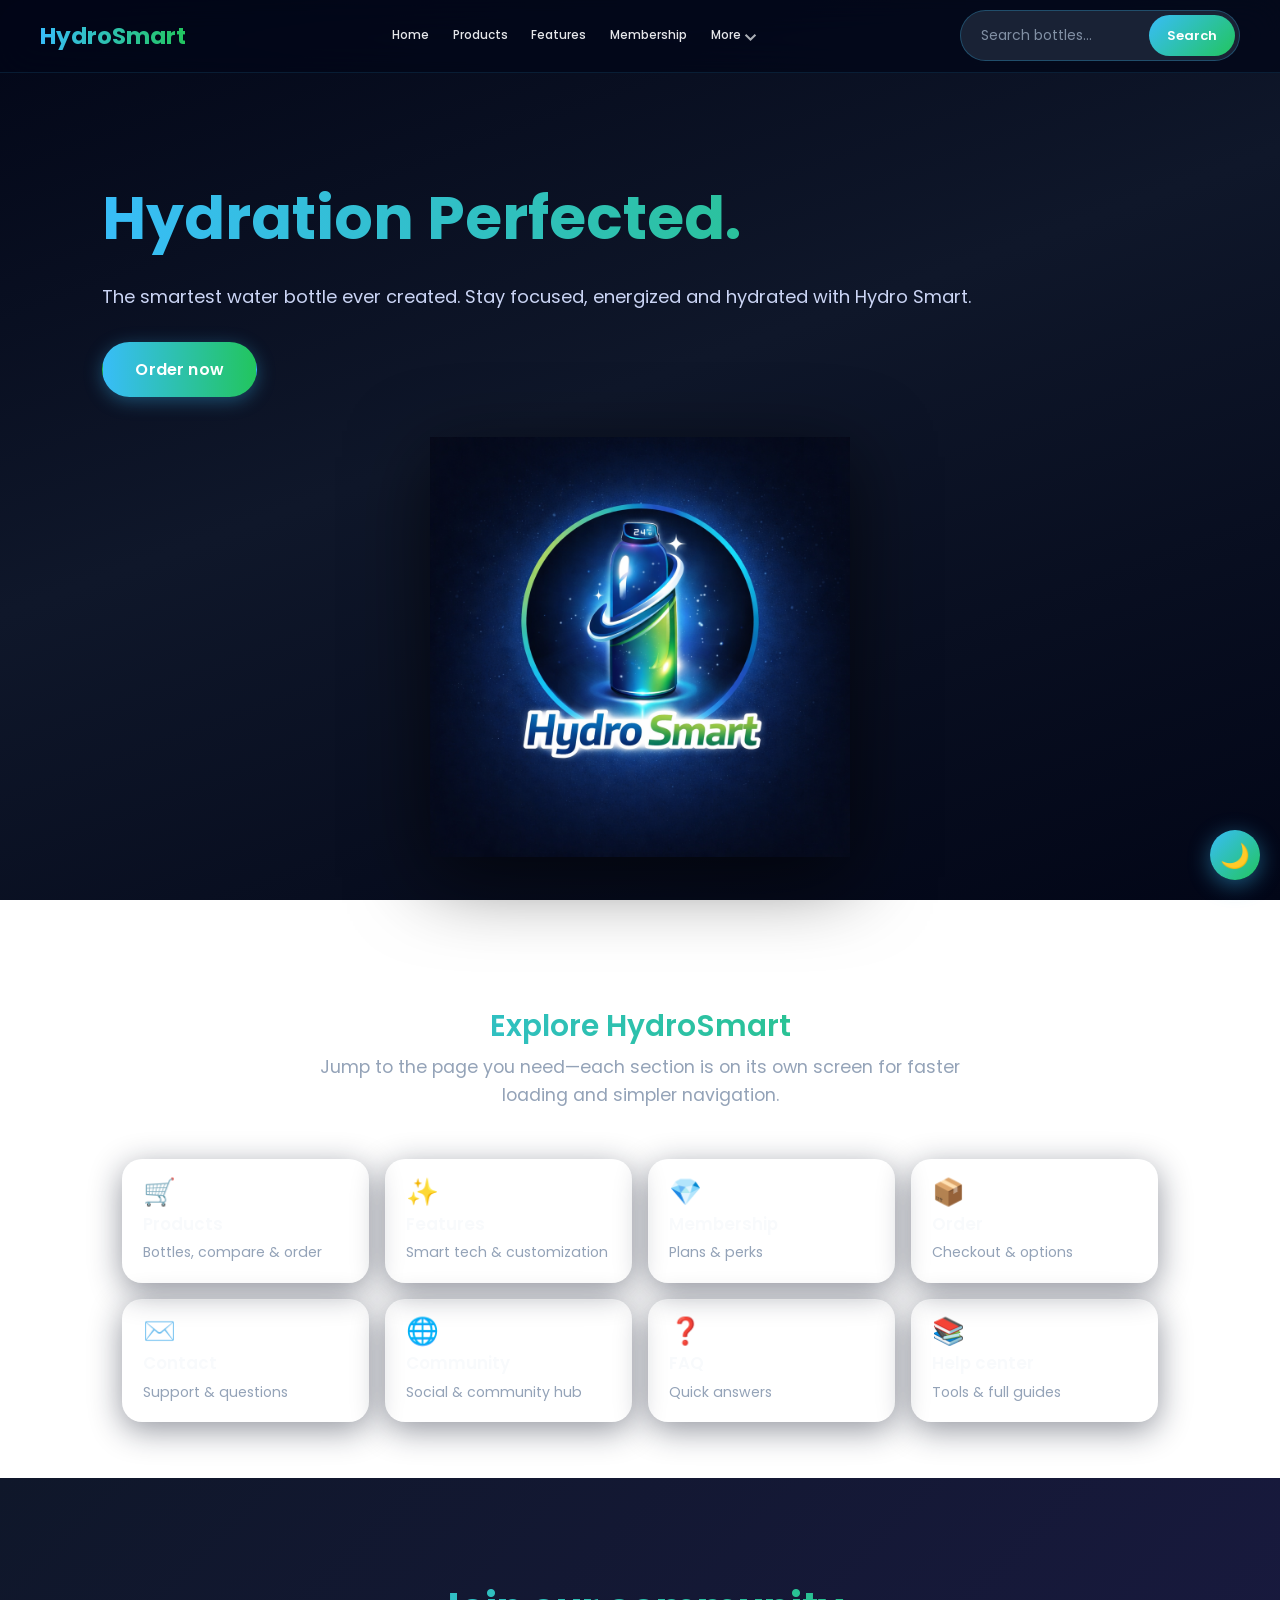
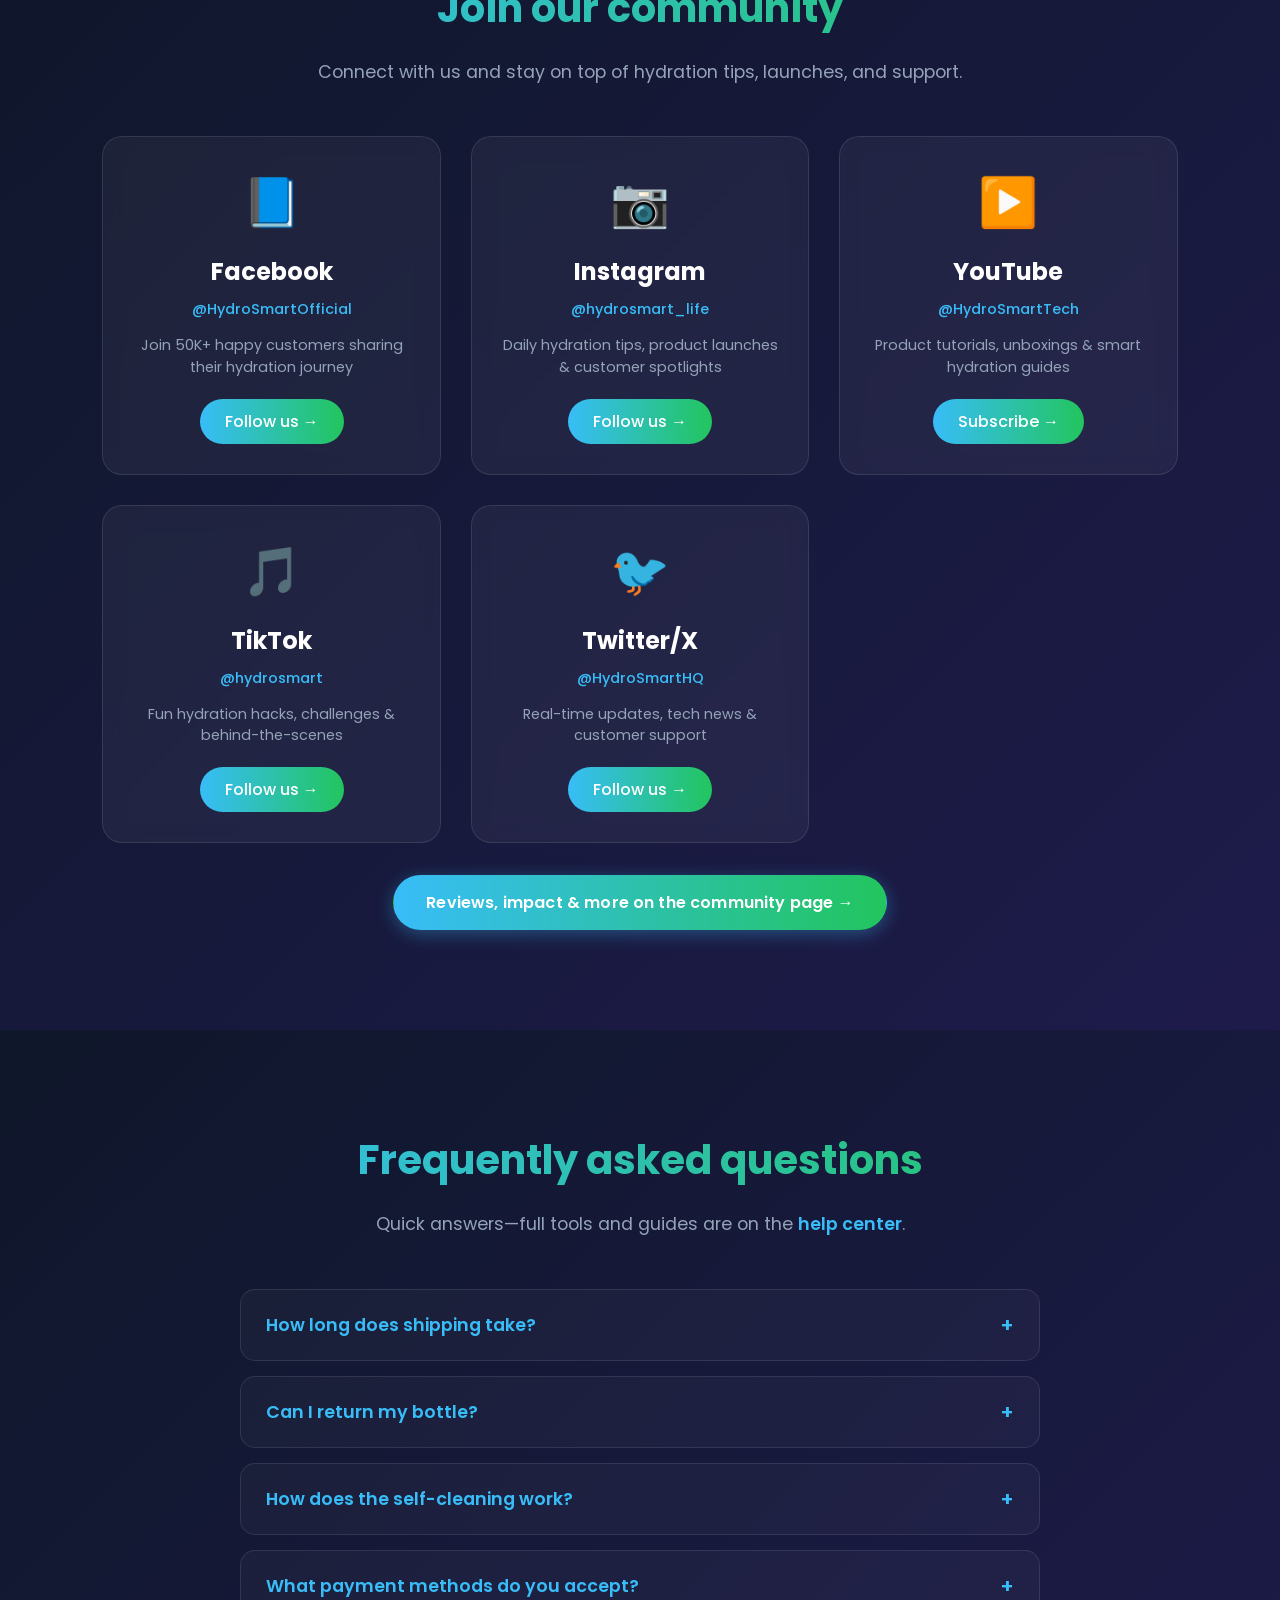
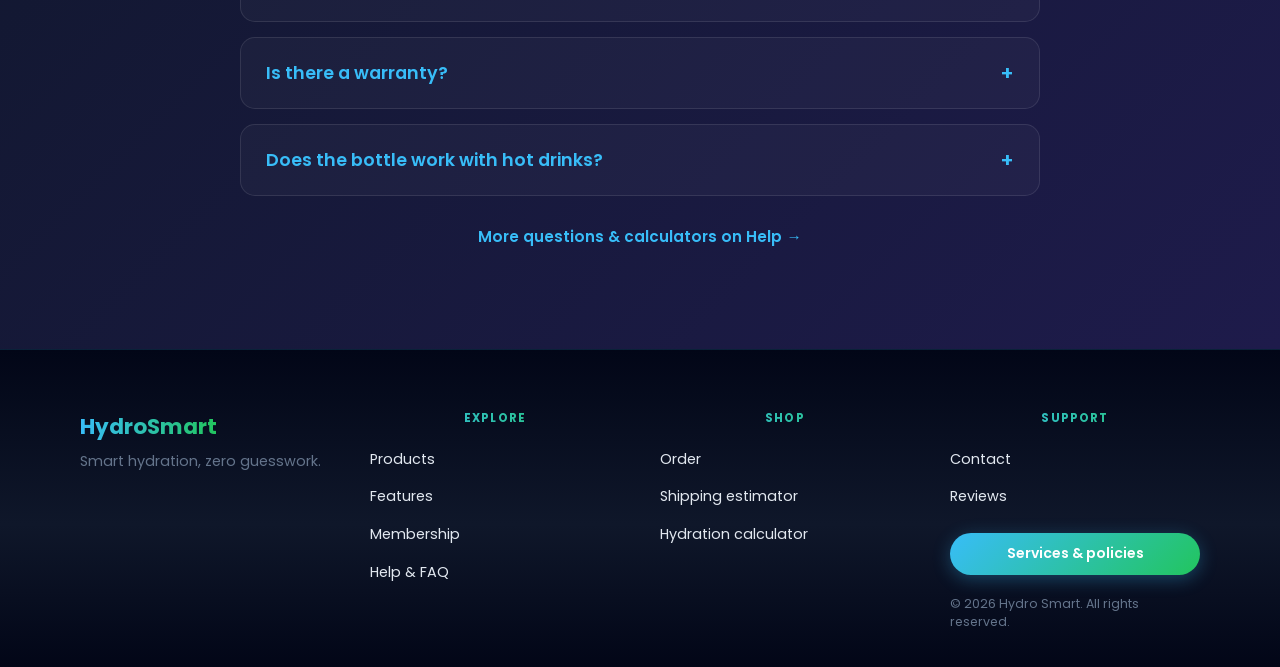
<file: index.html>
<!DOCTYPE html>
<html lang="en">

<head>
  <meta charset="UTF-8">
  <meta name="viewport" content="width=device-width, initial-scale=1.0, viewport-fit=cover">
  <script>(function(){try{if(localStorage.getItem('mode')==='light')document.documentElement.classList.add('light-mode');}catch(_){}})();</script>
  <title>HydroSmart | Home</title>
  <link rel="manifest" href="manifest.json">
  <link rel="apple-touch-icon" href="hydrosmart-192.png">
  <meta name="apple-mobile-web-app-capable" content="yes">
  <link rel="icon" type="image/png" href="favicon.png">
  <link rel="stylesheet" href="css/base-layout.css">
  <link rel="stylesheet" href="css/sections-compare-nav.css">
  <link rel="stylesheet" href="css/sections-hero-features.css">
  <link rel="stylesheet" href="css/sections-forms-community.css">
  <link rel="stylesheet" href="css/sections-quiz.css">
  <link rel="stylesheet" href="css/sections-misc.css">
  <link rel="preconnect" href="https://fonts.googleapis.com">
  <link href="https://fonts.googleapis.com/css2?family=Poppins:wght@300;400;500;600;700&display=swap" rel="stylesheet">
</head>

<body>

  <header class="site-header" role="banner">
    <a href="index.html" class="logo logo-link">HydroSmart</a>

    <button type="button" class="mobile-menu-btn" id="mobileMenuBtn" aria-expanded="false" aria-controls="mainNav"
      aria-label="Open menu">
      <span class="visually-hidden">Menu</span>
      <span aria-hidden="true"></span>
      <span aria-hidden="true"></span>
      <span aria-hidden="true"></span>
    </button>

    <nav id="mainNav" class="main-nav" aria-label="Main navigation">
      <ul class="nav-list">
        <li><a href="index.html">Home</a></li>
        <li><a href="products.html">Products</a></li>
        <li><a href="features.html">Features</a></li>
        <li><a href="membership.html">Membership</a></li>
        <li class="nav-item--more">
          <details class="nav-details">
            <summary class="nav-details__summary">More</summary>
            <ul class="nav-details__panel">
              <li><a href="explore.html">Community</a></li>
              <li><a href="help.html">Help center</a></li>
              <li><a href="contact.html">Contact</a></li>
              <li><a href="help.html#faq">FAQ</a></li>
              <li><a href="help.html#shipping-calc">Shipping calculator</a></li>
              <li><a href="help.html#hydration-calc">Hydration calculator</a></li>
            </ul>
          </details>
        </li>
      </ul>
    </nav>

    <div class="search-container" role="search">
      <label for="searchInput" class="visually-hidden">Search bottles</label>
      <input type="search" id="searchInput" placeholder="Search bottles…" class="search-input" autocomplete="off">
      <button type="button" id="searchButton" class="search-button" aria-label="Run search">Search</button>
    </div>
  </header>
  <div class="nav-overlay" id="navOverlay"></div>

  <main id="home">
    <section class="hero">
      <div class="hero-text">
        <h1>Hydration Perfected.</h1>
        <p>The smartest water bottle ever created. Stay focused, energized and hydrated with Hydro Smart.</p>
        <a href="products.html?order=1" class="buyBtn" id="orderNowBtn">Order now</a>
      </div>
      <div class="heroImage">
        <img src="Logo.png" alt="Hydro Smart Bottle">
      </div>
    </section>

    <section class="page-hub" aria-label="Site sections">
      <h2 class="page-hub__title">Explore HydroSmart</h2>
      <p class="page-hub__intro section-subtitle">Jump to the page you need—each section is on its own screen for faster
        loading and simpler navigation.</p>
      <ul class="page-hub__grid">
        <li><a class="page-hub__card" href="products.html"><span
              class="page-hub__icon">🛒</span><strong>Products</strong><span>Bottles, compare &amp; order</span></a>
        </li>
        <li><a class="page-hub__card" href="features.html"><span
              class="page-hub__icon">✨</span><strong>Features</strong><span>Smart tech &amp; customization</span></a>
        </li>
        <li><a class="page-hub__card" href="membership.html"><span
              class="page-hub__icon">💎</span><strong>Membership</strong><span>Plans &amp; perks</span></a></li>
        <li><a class="page-hub__card" href="products.html?order=1"><span
              class="page-hub__icon">📦</span><strong>Order</strong><span>Checkout &amp; options</span></a></li>
        <li><a class="page-hub__card" href="contact.html"><span
              class="page-hub__icon">✉️</span><strong>Contact</strong><span>Support &amp; questions</span></a></li>
        <li><a class="page-hub__card" href="#community"><span
              class="page-hub__icon">🌐</span><strong>Community</strong><span>Social &amp; community hub</span></a></li>
        <li><a class="page-hub__card" href="#faq"><span class="page-hub__icon">❓</span><strong>FAQ</strong><span>Quick
              answers</span></a></li>
        <li><a class="page-hub__card" href="help.html"><span class="page-hub__icon">📚</span><strong>Help
              center</strong><span>Tools &amp; full guides</span></a></li>
      </ul>
    </section>

    <section class="social-community home-community" id="community" aria-labelledby="community-heading">
      <h2 id="community-heading">Join our community</h2>
      <p class="section-subtitle">Connect with us and stay on top of hydration tips, launches, and support.</p>

      <div class="social-grid">
        <div class="social-card facebook">
          <div class="social-icon">📘</div>
          <h3>Facebook</h3>
          <div class="social-username">@HydroSmartOfficial</div>
          <p>Join 50K+ happy customers sharing their hydration journey</p>
          <a href="https://facebook.com/HydroSmartOfficial" target="_blank" rel="noopener noreferrer"
            class="social-link">Follow us →</a>
        </div>

        <div class="social-card instagram">
          <div class="social-icon">📷</div>
          <h3>Instagram</h3>
          <div class="social-username">@hydrosmart_life</div>
          <p>Daily hydration tips, product launches &amp; customer spotlights</p>
          <a href="https://instagram.com/hydrosmart_life" target="_blank" rel="noopener noreferrer"
            class="social-link">Follow us →</a>
        </div>

        <div class="social-card youtube">
          <div class="social-icon">▶️</div>
          <h3>YouTube</h3>
          <div class="social-username">@HydroSmartTech</div>
          <p>Product tutorials, unboxings &amp; smart hydration guides</p>
          <a href="https://youtube.com/@HydroSmartTech" target="_blank" rel="noopener noreferrer"
            class="social-link">Subscribe →</a>
        </div>

        <div class="social-card tiktok">
          <div class="social-icon">🎵</div>
          <h3>TikTok</h3>
          <div class="social-username">@hydrosmart</div>
          <p>Fun hydration hacks, challenges &amp; behind-the-scenes</p>
          <a href="https://tiktok.com/@hydrosmart" target="_blank" rel="noopener noreferrer" class="social-link">Follow
            us →</a>
        </div>

        <div class="social-card twitter">
          <div class="social-icon">🐦</div>
          <h3>Twitter/X</h3>
          <div class="social-username">@HydroSmartHQ</div>
          <p>Real-time updates, tech news &amp; customer support</p>
          <a href="https://twitter.com/HydroSmartHQ" target="_blank" rel="noopener noreferrer"
            class="social-link">Follow us →</a>
        </div>
      </div>

      <p class="home-community__more">
        <a class="buyBtn" href="explore.html">Reviews, impact &amp; more on the community page →</a>
      </p>
    </section>

    <section class="faq-accordion-section home-faq" id="faq" aria-labelledby="faq-heading">
      <h2 id="faq-heading">Frequently asked questions</h2>
      <p class="section-subtitle">Quick answers—full tools and guides are on the <a href="help.html">help center</a>.
      </p>

      <div class="faq-accordion">
        <div class="accordion-item">
          <div class="accordion-question">
            <span>How long does shipping take?</span>
            <span class="accordion-icon">+</span>
          </div>
          <div class="accordion-answer">Standard shipping takes 3-5 business days. Express shipping takes 1-2 business
            days. International shipping takes 7-14 business days.</div>
        </div>

        <div class="accordion-item">
          <div class="accordion-question">
            <span>Can I return my bottle?</span>
            <span class="accordion-icon">+</span>
          </div>
          <div class="accordion-answer">Yes! We offer a 30-day return policy for unused bottles in original packaging.
            Custom color bottles are non-returnable. If the bottle is defective, record the unboxing so we can help with
            a replacement.</div>
        </div>

        <div class="accordion-item">
          <div class="accordion-question">
            <span>How does the self-cleaning work?</span>
            <span class="accordion-icon">+</span>
          </div>
          <div class="accordion-answer">UV-C light technology eliminates 99.9% of bacteria automatically every 4 hours
            when the bottle is stationary.</div>
        </div>

        <div class="accordion-item">
          <div class="accordion-question">
            <span>What payment methods do you accept?</span>
            <span class="accordion-icon">+</span>
          </div>
          <div class="accordion-answer">We accept all major credit cards (Visa, Mastercard, Amex), PayPal, and Apple
            Pay.</div>
        </div>

        <div class="accordion-item">
          <div class="accordion-question">
            <span>Is there a warranty?</span>
            <span class="accordion-icon">+</span>
          </div>
          <div class="accordion-answer">Yes! 6 months limited warranty covering manufacturing defects. Self-cleaning
            components have 3 months warranty.</div>
        </div>

        <div class="accordion-item">
          <div class="accordion-question">
            <span>Does the bottle work with hot drinks?</span>
            <span class="accordion-icon">+</span>
          </div>
          <div class="accordion-answer">Yes! ThermoLock technology keeps hot drinks hot for 2+ hours and cold drinks
            cold for 6+ hours.</div>
        </div>
      </div>

      <p class="home-faq__more">
        <a href="help.html#faq" class="home-faq__link">More questions &amp; calculators on Help →</a>
      </p>
    </section>
  </main>

  <footer class="site-footer" role="contentinfo">
    <div class="site-footer__inner">
      <div class="site-footer__brand">
        <a href="index.html" class="site-footer__logo">HydroSmart</a>
        <p class="site-footer__tagline">Smart hydration, zero guesswork.</p>
      </div>
      <nav class="site-footer__col" aria-label="Footer quick links">
        <h2 class="site-footer__heading">Explore</h2>
        <ul class="site-footer__links">
          <li><a href="products.html">Products</a></li>
          <li><a href="features.html">Features</a></li>
          <li><a href="membership.html">Membership</a></li>
          <li><a href="help.html">Help &amp; FAQ</a></li>
        </ul>
      </nav>
      <nav class="site-footer__col" aria-label="Shop and tools">
        <h2 class="site-footer__heading">Shop</h2>
        <ul class="site-footer__links">
          <li><a href="products.html?order=1">Order</a></li>
          <li><a href="help.html#shipping-calc">Shipping estimator</a></li>
          <li><a href="help.html#hydration-calc">Hydration calculator</a></li>
        </ul>
      </nav>
      <div class="site-footer__col site-footer__col--cta">
        <h2 class="site-footer__heading">Support</h2>
        <ul class="site-footer__links">
          <li><a href="contact.html">Contact</a></li>
          <li><a href="explore.html#reviews">Reviews</a></li>
        </ul>
        <button type="button" class="footer-policies-btn" id="openPoliciesBtn">Services &amp; policies</button>
        <p class="site-footer__copy">© 2026 Hydro Smart. All rights reserved.</p>
      </div>
    </div>
  </footer>

  <div id="policiesOverlay" class="policies-overlay">
    <div class="policies-container">
      <div class="policies-header">
        <h2>📜 Services & Policies</h2>
        <span class="close-policies" id="closePoliciesBtn">&times;</span>
      </div>
      <div class="policies-content" id="policiesContent"></div>
      <div class="policies-footer">
        <p>Last Updated: April 2026 | HydroSmart - Smart Hydration Solutions</p>
      </div>
    </div>
  </div>

  <button type="button" class="back-to-top" id="backToTopBtn" aria-label="Back to top">↑</button>
  <button type="button" class="mode-toggle" id="modeToggle" title="Toggle theme" aria-pressed="false"
    aria-label="Switch to light mode">🌙</button>

  <script src="js/data/policies-data.js"></script>
  <script src="js/modules/custom-alert.js"></script>
  <script src="js/modules/scroll.js"></script>
  <script src="js/modules/nav-search.js"></script>
  <script src="js/modules/policies-ui.js"></script>
  <script src="js/modules/mobile-menu.js"></script>
  <script src="js/modules/back-to-top.js"></script>
  <script src="js/modules/offline-theme.js"></script>
  <script src="js/modules/page-widgets.js"></script>

</body>

</html>
</file>
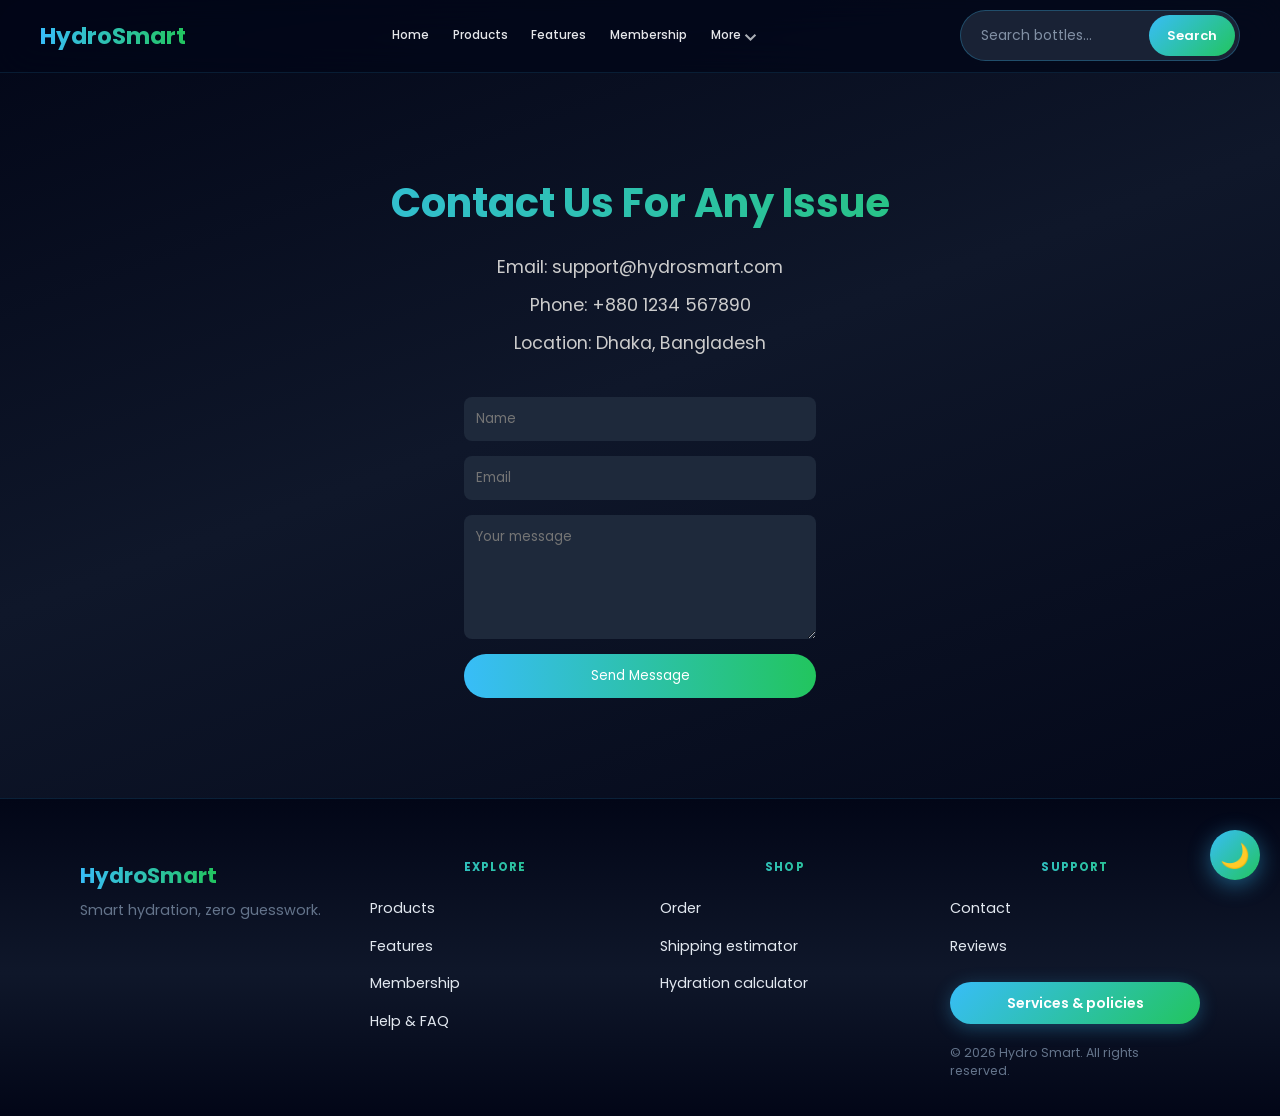
<file: contact.html>
<!DOCTYPE html>
<html lang="en">

<head>
  <meta charset="UTF-8">
  <meta name="viewport" content="width=device-width, initial-scale=1.0, viewport-fit=cover">
  <script>(function(){try{if(localStorage.getItem('mode')==='light')document.documentElement.classList.add('light-mode');}catch(_){}})();</script>
  <title>Contact | HydroSmart</title>
  <link rel="manifest" href="manifest.json">
  <link rel="apple-touch-icon" href="hydrosmart-192.png">
  <meta name="apple-mobile-web-app-capable" content="yes">
  <link rel="icon" type="image/png" href="favicon.png">
  <link rel="stylesheet" href="css/base-layout.css">
  <link rel="stylesheet" href="css/sections-compare-nav.css">
  <link rel="stylesheet" href="css/sections-hero-features.css">
  <link rel="stylesheet" href="css/sections-forms-community.css">
  <link rel="stylesheet" href="css/sections-quiz.css">
  <link rel="stylesheet" href="css/sections-misc.css">
  <link rel="preconnect" href="https://fonts.googleapis.com">
  <link href="https://fonts.googleapis.com/css2?family=Poppins:wght@300;400;500;600;700&display=swap" rel="stylesheet">
</head>

<body>

  <header class="site-header" role="banner">
    <a href="index.html" class="logo logo-link">HydroSmart</a>

    <button type="button" class="mobile-menu-btn" id="mobileMenuBtn" aria-expanded="false" aria-controls="mainNav"
      aria-label="Open menu">
      <span class="visually-hidden">Menu</span>
      <span aria-hidden="true"></span>
      <span aria-hidden="true"></span>
      <span aria-hidden="true"></span>
    </button>

    <nav id="mainNav" class="main-nav" aria-label="Main navigation">
      <ul class="nav-list">
        <li><a href="index.html">Home</a></li>
        <li><a href="products.html">Products</a></li>
        <li><a href="features.html">Features</a></li>
        <li><a href="membership.html">Membership</a></li>
        
        <li class="nav-item--more">
          <details class="nav-details">
            <summary class="nav-details__summary">More</summary>
            <ul class="nav-details__panel">
              <li><a href="explore.html">Community</a></li>
              <li><a href="help.html">Help center</a></li>
              <li><a href="contact.html">Contact</a></li>
              <li><a href="help.html#faq">FAQ</a></li>
              <li><a href="help.html#shipping-calc">Shipping calculator</a></li>
              <li><a href="help.html#hydration-calc">Hydration calculator</a></li>
            </ul>
          </details>
        </li>
      </ul>
    </nav>

    <div class="search-container" role="search">
      <label for="searchInput" class="visually-hidden">Search bottles</label>
      <input type="search" id="searchInput" placeholder="Search bottles…" class="search-input" autocomplete="off">
      <button type="button" id="searchButton" class="search-button" aria-label="Run search">Search</button>
    </div>
  </header>
  <div class="nav-overlay" id="navOverlay"></div>
<main class="page-main">    <section class="contact" id="contact">
      <h2>Contact Us For Any Issue</h2>
      <div class="contactInfo">
        <p>Email: support@hydrosmart.com</p>
        <p>Phone: +880 1234 567890</p>
        <p>Location: Dhaka, Bangladesh</p>
      </div>
      <form id="contactForm">
        <input type="text" placeholder="Name" required>
        <input type="email" placeholder="Email" required>
        <textarea placeholder="Your message" rows="5" required></textarea>
        <button type="submit">Send Message</button>
      </form>
    </section>
</main>

    <footer class="site-footer" role="contentinfo">
      <div class="site-footer__inner">
        <div class="site-footer__brand">
          <a href="index.html" class="site-footer__logo">HydroSmart</a>
          <p class="site-footer__tagline">Smart hydration, zero guesswork.</p>
        </div>
        <nav class="site-footer__col" aria-label="Footer quick links">
          <h2 class="site-footer__heading">Explore</h2>
          <ul class="site-footer__links">
            <li><a href="products.html">Products</a></li>
            <li><a href="features.html">Features</a></li>
            <li><a href="membership.html">Membership</a></li>
            <li><a href="help.html">Help &amp; FAQ</a></li>
          </ul>
        </nav>
        <nav class="site-footer__col" aria-label="Shop and tools">
          <h2 class="site-footer__heading">Shop</h2>
          <ul class="site-footer__links">
            <li><a href="products.html?order=1">Order</a></li>
            <li><a href="help.html#shipping-calc">Shipping estimator</a></li>
            <li><a href="help.html#hydration-calc">Hydration calculator</a></li>
          </ul>
        </nav>
        <div class="site-footer__col site-footer__col--cta">
          <h2 class="site-footer__heading">Support</h2>
          <ul class="site-footer__links">
            <li><a href="contact.html">Contact</a></li>
            <li><a href="explore.html#reviews">Reviews</a></li>
          </ul>
          <button type="button" class="footer-policies-btn" id="openPoliciesBtn">Services &amp; policies</button>
          <p class="site-footer__copy">© 2026 Hydro Smart. All rights reserved.</p>
        </div>
      </div>
    </footer>

    <div id="policiesOverlay" class="policies-overlay">
      <div class="policies-container">
        <div class="policies-header">
          <h2>📜 Services & Policies</h2>
          <span class="close-policies" id="closePoliciesBtn">&times;</span>
        </div>
        <div class="policies-content" id="policiesContent"></div>
        <div class="policies-footer">
          <p>Last Updated: April 2026 | HydroSmart - Smart Hydration Solutions</p>
        </div>
      </div>
    </div>

    <button type="button" class="back-to-top" id="backToTopBtn" aria-label="Back to top">↑</button>
    <button type="button" class="mode-toggle" id="modeToggle" title="Toggle theme" aria-pressed="false"
      aria-label="Switch to light mode">🌙</button>

    <script src="js/data/policies-data.js"></script>
    <script src="js/modules/custom-alert.js"></script>
    <script src="js/modules/scroll.js"></script>
    <script src="js/modules/nav-search.js"></script>
    <script src="js/modules/policies-ui.js"></script>
    <script src="js/modules/mobile-menu.js"></script>
    <script src="js/modules/back-to-top.js"></script>
    <script src="js/modules/offline-theme.js"></script>

    <script src="js/modules/forms.js"></script>

</body>
</html>
</file>
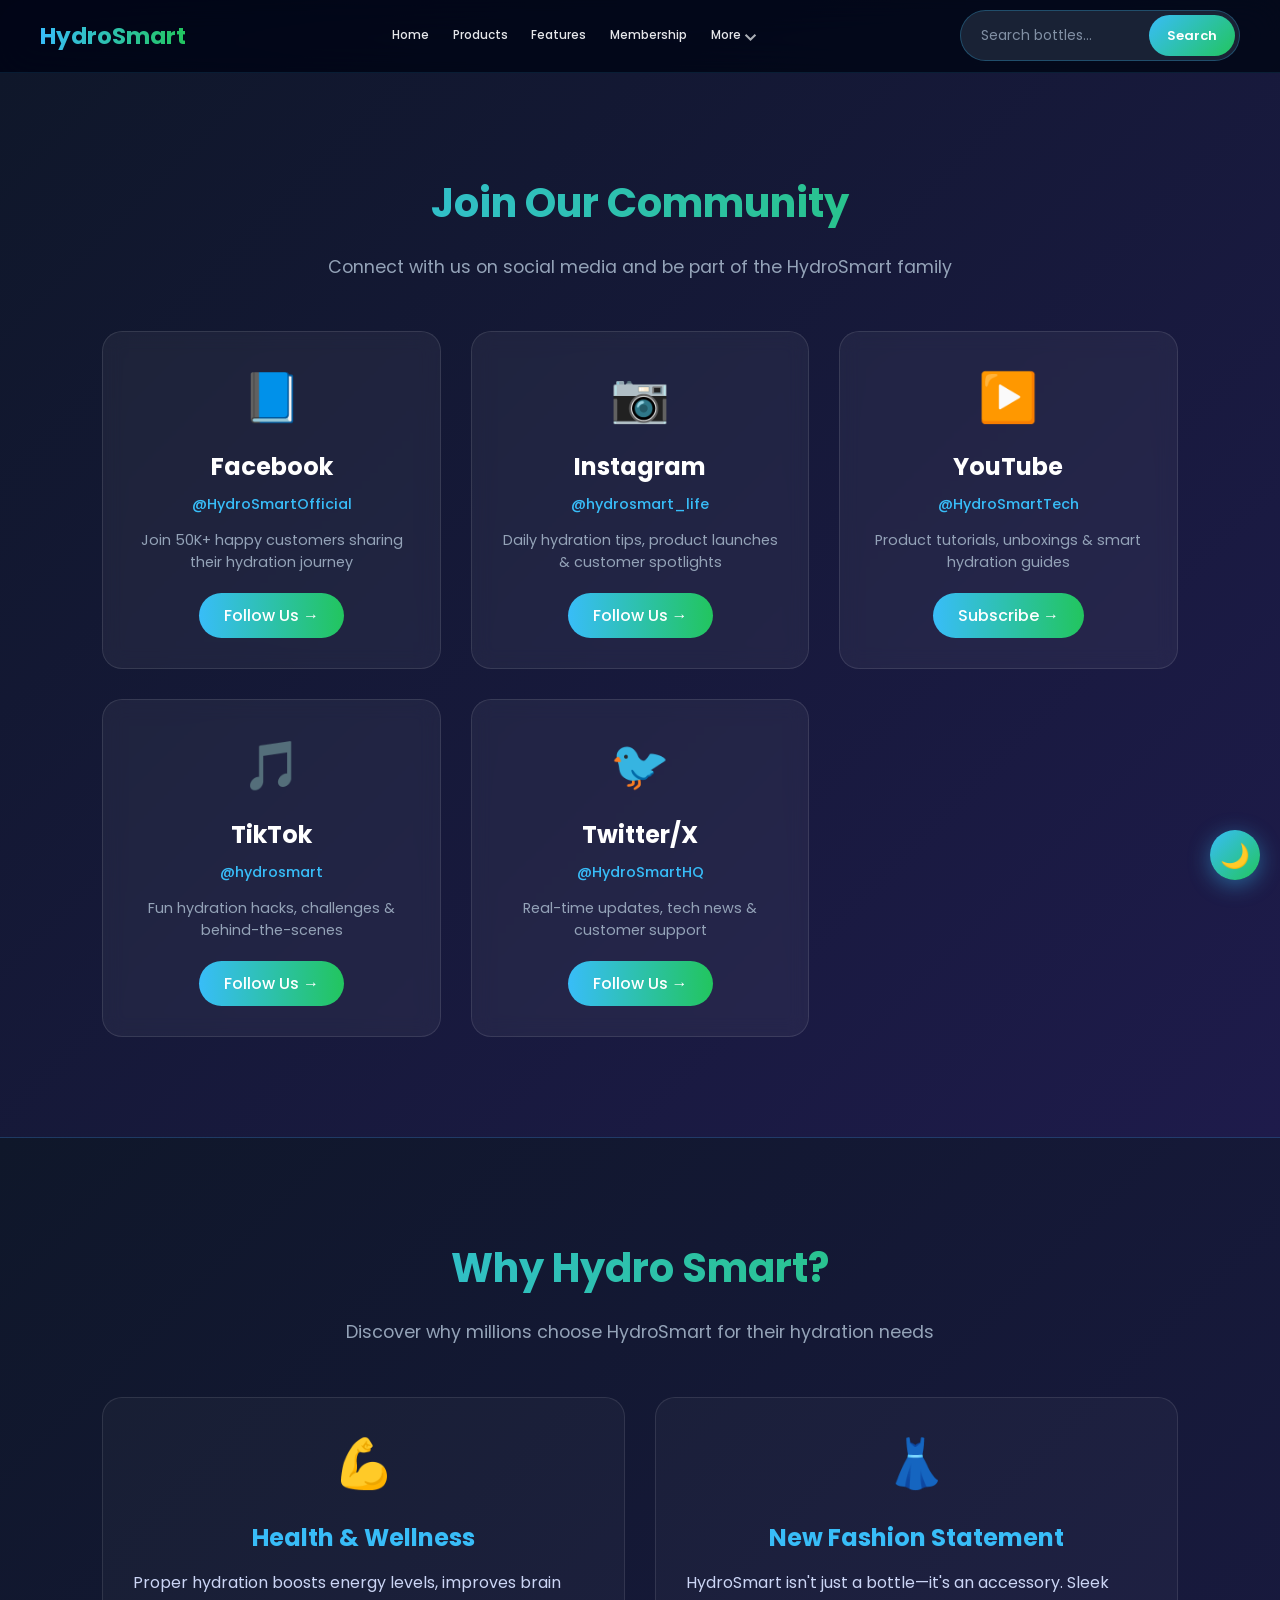
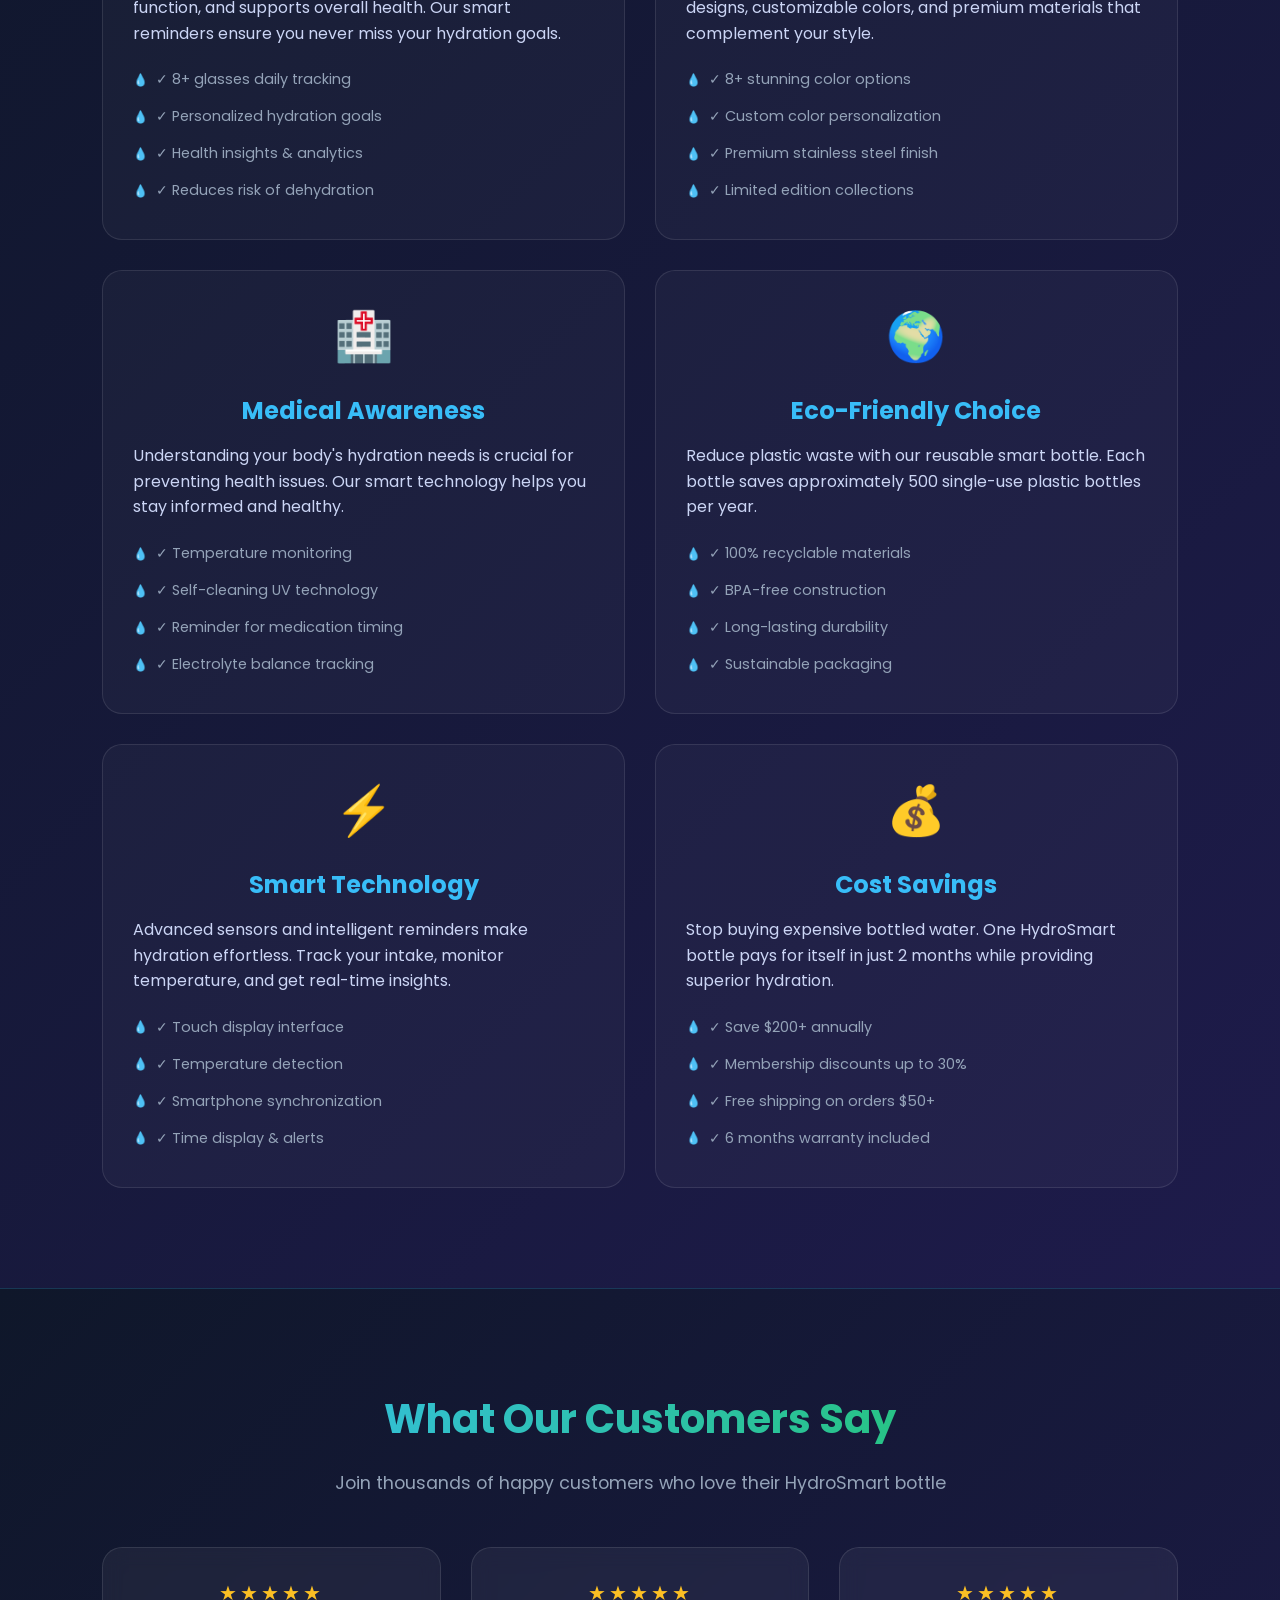
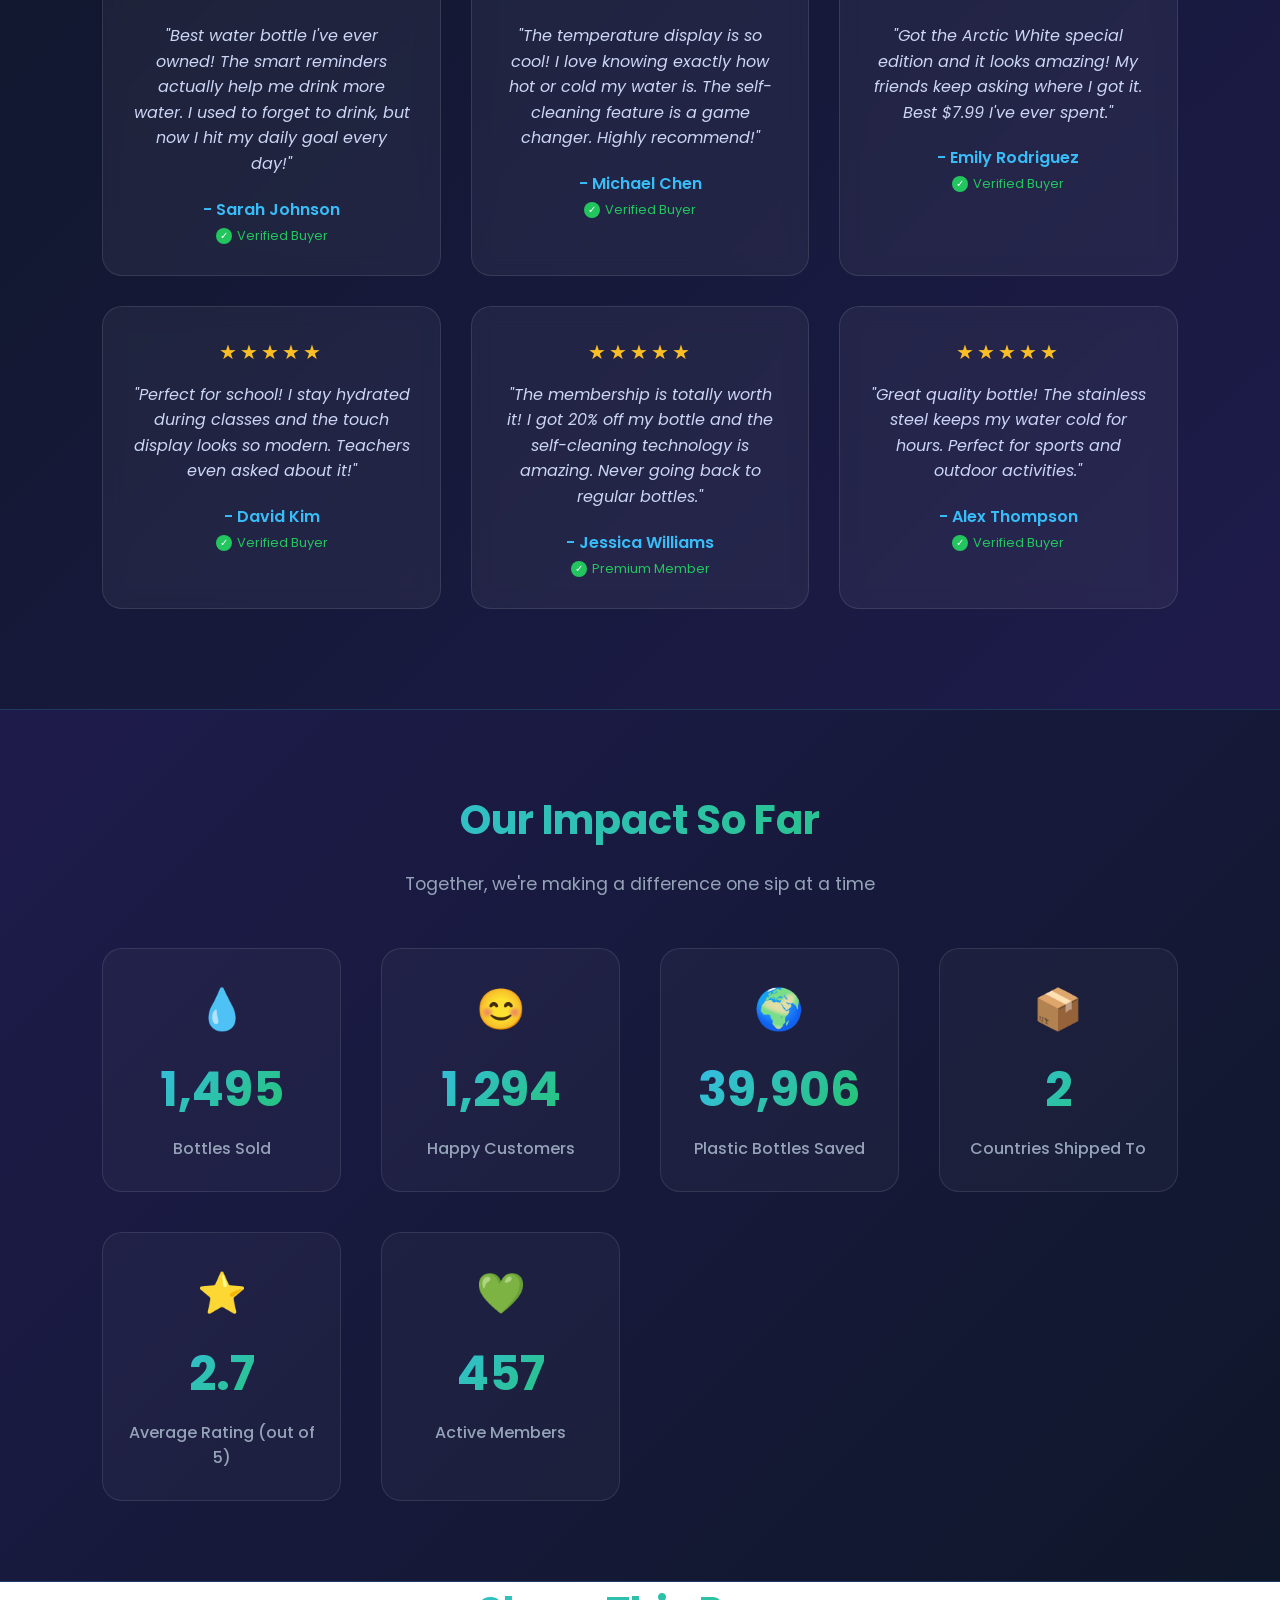
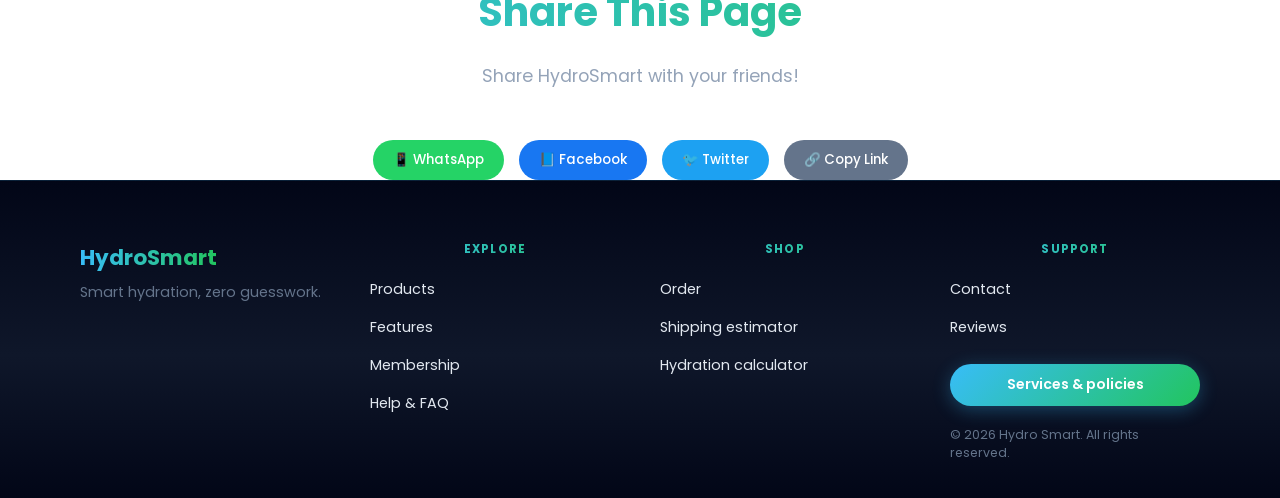
<file: explore.html>
<!DOCTYPE html>
<html lang="en">

<head>
  <meta charset="UTF-8">
  <meta name="viewport" content="width=device-width, initial-scale=1.0, viewport-fit=cover">
  <script>(function(){try{if(localStorage.getItem('mode')==='light')document.documentElement.classList.add('light-mode');}catch(_){}})();</script>
  <title>Community | HydroSmart</title>
  <link rel="manifest" href="manifest.json">
  <link rel="apple-touch-icon" href="hydrosmart-192.png">
  <meta name="apple-mobile-web-app-capable" content="yes">
  <link rel="icon" type="image/png" href="favicon.png">
  <link rel="stylesheet" href="css/base-layout.css">
  <link rel="stylesheet" href="css/sections-compare-nav.css">
  <link rel="stylesheet" href="css/sections-hero-features.css">
  <link rel="stylesheet" href="css/sections-forms-community.css">
  <link rel="stylesheet" href="css/sections-quiz.css">
  <link rel="stylesheet" href="css/sections-misc.css">
  <link rel="preconnect" href="https://fonts.googleapis.com">
  <link href="https://fonts.googleapis.com/css2?family=Poppins:wght@300;400;500;600;700&display=swap" rel="stylesheet">
</head>

<body>

  <header class="site-header" role="banner">
    <a href="index.html" class="logo logo-link">HydroSmart</a>

    <button type="button" class="mobile-menu-btn" id="mobileMenuBtn" aria-expanded="false" aria-controls="mainNav"
      aria-label="Open menu">
      <span class="visually-hidden">Menu</span>
      <span aria-hidden="true"></span>
      <span aria-hidden="true"></span>
      <span aria-hidden="true"></span>
    </button>

    <nav id="mainNav" class="main-nav" aria-label="Main navigation">
      <ul class="nav-list">
        <li><a href="index.html">Home</a></li>
        <li><a href="products.html">Products</a></li>
        <li><a href="features.html">Features</a></li>
        <li><a href="membership.html">Membership</a></li>
       
        <li class="nav-item--more">
          <details class="nav-details">
            <summary class="nav-details__summary">More</summary>
            <ul class="nav-details__panel">
              <li><a href="explore.html">Community</a></li>
              <li><a href="help.html">Help center</a></li>
              <li><a href="contact.html">Contact</a></li>
              <li><a href="help.html#faq">FAQ</a></li>
              <li><a href="help.html#shipping-calc">Shipping calculator</a></li>
              <li><a href="help.html#hydration-calc">Hydration calculator</a></li>
            </ul>
          </details>
        </li>
      </ul>
    </nav>

    <div class="search-container" role="search">
      <label for="searchInput" class="visually-hidden">Search bottles</label>
      <input type="search" id="searchInput" placeholder="Search bottles…" class="search-input" autocomplete="off">
      <button type="button" id="searchButton" class="search-button" aria-label="Run search">Search</button>
    </div>
  </header>
  <div class="nav-overlay" id="navOverlay"></div>
<main class="page-main">    <!-- SOCIAL MEDIA COMMUNITY SECTION -->
    <section class="social-community" id="social">
      <h2>Join Our Community</h2>
      <p class="section-subtitle">Connect with us on social media and be part of the HydroSmart family</p>

      <div class="social-grid">
        <div class="social-card facebook">
          <div class="social-icon">📘</div>
          <h3>Facebook</h3>
          <div class="social-username">@HydroSmartOfficial</div>
          <p>Join 50K+ happy customers sharing their hydration journey</p>
          <a href="https://facebook.com/HydroSmartOfficial" target="_blank" class="social-link">Follow Us →</a>
        </div>

        <div class="social-card instagram">
          <div class="social-icon">📷</div>
          <h3>Instagram</h3>
          <div class="social-username">@hydrosmart_life</div>
          <p>Daily hydration tips, product launches & customer spotlights</p>
          <a href="https://instagram.com/hydrosmart_life" target="_blank" class="social-link">Follow Us →</a>
        </div>

        <div class="social-card youtube">
          <div class="social-icon">▶️</div>
          <h3>YouTube</h3>
          <div class="social-username">@HydroSmartTech</div>
          <p>Product tutorials, unboxings & smart hydration guides</p>
          <a href="https://youtube.com/@HydroSmartTech" target="_blank" class="social-link">Subscribe →</a>
        </div>

        <div class="social-card tiktok">
          <div class="social-icon">🎵</div>
          <h3>TikTok</h3>
          <div class="social-username">@hydrosmart</div>
          <p>Fun hydration hacks, challenges & behind-the-scenes</p>
          <a href="https://tiktok.com/@hydrosmart" target="_blank" class="social-link">Follow Us →</a>
        </div>

        <div class="social-card twitter">
          <div class="social-icon">🐦</div>
          <h3>Twitter/X</h3>
          <div class="social-username">@HydroSmartHQ</div>
          <p>Real-time updates, tech news & customer support</p>
          <a href="https://twitter.com/HydroSmartHQ" target="_blank" class="social-link">Follow Us →</a>
        </div>
      </div>
    </section>

    <!-- WHY HYDRO SMART SECTION -->
    <section class="why-hydrosmart" id="why">
      <h2>Why Hydro Smart?</h2>
      <p class="section-subtitle">Discover why millions choose HydroSmart for their hydration needs</p>

      <div class="benefits-grid">
        <div class="benefit-card">
          <div class="benefit-icon">💪</div>
          <h3>Health & Wellness</h3>
          <div class="benefit-content">
            <p>Proper hydration boosts energy levels, improves brain function, and supports overall health. Our smart
              reminders ensure you never miss your hydration goals.</p>
            <ul>
              <li>✓ 8+ glasses daily tracking</li>
              <li>✓ Personalized hydration goals</li>
              <li>✓ Health insights & analytics</li>
              <li>✓ Reduces risk of dehydration</li>
            </ul>
          </div>
        </div>

        <div class="benefit-card">
          <div class="benefit-icon">👗</div>
          <h3>New Fashion Statement</h3>
          <div class="benefit-content">
            <p>HydroSmart isn't just a bottle—it's an accessory. Sleek designs, customizable colors, and premium
              materials that complement your style.</p>
            <ul>
              <li>✓ 8+ stunning color options</li>
              <li>✓ Custom color personalization</li>
              <li>✓ Premium stainless steel finish</li>
              <li>✓ Limited edition collections</li>
            </ul>
          </div>
        </div>

        <div class="benefit-card">
          <div class="benefit-icon">🏥</div>
          <h3>Medical Awareness</h3>
          <div class="benefit-content">
            <p>Understanding your body's hydration needs is crucial for preventing health issues. Our smart technology
              helps you stay informed and healthy.</p>
            <ul>
              <li>✓ Temperature monitoring</li>
              <li>✓ Self-cleaning UV technology</li>
              <li>✓ Reminder for medication timing</li>
              <li>✓ Electrolyte balance tracking</li>
            </ul>
          </div>
        </div>

        <div class="benefit-card">
          <div class="benefit-icon">🌍</div>
          <h3>Eco-Friendly Choice</h3>
          <div class="benefit-content">
            <p>Reduce plastic waste with our reusable smart bottle. Each bottle saves approximately 500 single-use
              plastic bottles per year.</p>
            <ul>
              <li>✓ 100% recyclable materials</li>
              <li>✓ BPA-free construction</li>
              <li>✓ Long-lasting durability</li>
              <li>✓ Sustainable packaging</li>
            </ul>
          </div>
        </div>

        <div class="benefit-card">
          <div class="benefit-icon">⚡</div>
          <h3>Smart Technology</h3>
          <div class="benefit-content">
            <p>Advanced sensors and intelligent reminders make hydration effortless. Track your intake, monitor
              temperature, and get real-time insights.</p>
            <ul>
              <li>✓ Touch display interface</li>
              <li>✓ Temperature detection</li>
              <li>✓ Smartphone synchronization</li>
              <li>✓ Time display & alerts</li>
            </ul>
          </div>
        </div>

        <div class="benefit-card">
          <div class="benefit-icon">💰</div>
          <h3>Cost Savings</h3>
          <div class="benefit-content">
            <p>Stop buying expensive bottled water. One HydroSmart bottle pays for itself in just 2 months while
              providing superior hydration.</p>
            <ul>
              <li>✓ Save $200+ annually</li>
              <li>✓ Membership discounts up to 30%</li>
              <li>✓ Free shipping on orders $50+</li>
              <li>✓ 6 months warranty included</li>
            </ul>
          </div>
        </div>
      </div>
    </section>

    <!-- CUSTOMER REVIEWS SECTION -->
    <section class="reviews-section" id="reviews">
      <h2>What Our Customers Say</h2>
      <p class="section-subtitle">Join thousands of happy customers who love their HydroSmart bottle</p>

      <div class="reviews-grid">
        <div class="review-card">
          <div class="review-stars">★★★★★</div>
          <p class="review-text">"Best water bottle I've ever owned! The smart reminders actually help me drink more
            water. I used to forget to drink, but now I hit my daily goal every day!"</p>
          <div class="review-author">- Sarah Johnson</div>
          <div class="review-verified">Verified Buyer</div>
        </div>

        <div class="review-card">
          <div class="review-stars">★★★★★</div>
          <p class="review-text">"The temperature display is so cool! I love knowing exactly how hot or cold my water
            is. The self-cleaning feature is a game changer. Highly recommend!"</p>
          <div class="review-author">- Michael Chen</div>
          <div class="review-verified">Verified Buyer</div>
        </div>

        <div class="review-card">
          <div class="review-stars">★★★★★</div>
          <p class="review-text">"Got the Arctic White special edition and it looks amazing! My friends keep asking
            where I got it. Best $7.99 I've ever spent."</p>
          <div class="review-author">- Emily Rodriguez</div>
          <div class="review-verified">Verified Buyer</div>
        </div>

        <div class="review-card">
          <div class="review-stars">★★★★★</div>
          <p class="review-text">"Perfect for school! I stay hydrated during classes and the touch display looks so
            modern. Teachers even asked about it!"</p>
          <div class="review-author">- David Kim</div>
          <div class="review-verified">Verified Buyer</div>
        </div>

        <div class="review-card">
          <div class="review-stars">★★★★★</div>
          <p class="review-text">"The membership is totally worth it! I got 20% off my bottle and the self-cleaning
            technology is amazing. Never going back to regular bottles."</p>
          <div class="review-author">- Jessica Williams</div>
          <div class="review-verified">Premium Member</div>
        </div>

        <div class="review-card">
          <div class="review-stars">★★★★★</div>
          <p class="review-text">"Great quality bottle! The stainless steel keeps my water cold for hours. Perfect for
            sports and outdoor activities."</p>
          <div class="review-author">- Alex Thompson</div>
          <div class="review-verified">Verified Buyer</div>
        </div>
      </div>
    </section>

    <!-- FUN FACTS COUNTER SECTION -->
    <section class="facts-section" id="facts">
      <h2>Our Impact So Far</h2>
      <p class="section-subtitle">Together, we're making a difference one sip at a time</p>

      <div class="facts-grid">
        <div class="fact-card">
          <div class="fact-icon">💧</div>
          <div class="fact-number" id="bottlesSold">0</div>
          <div class="fact-label">Bottles Sold</div>
        </div>

        <div class="fact-card">
          <div class="fact-icon">😊</div>
          <div class="fact-number" id="happyCustomers">0</div>
          <div class="fact-label">Happy Customers</div>
        </div>

        <div class="fact-card">
          <div class="fact-icon">🌍</div>
          <div class="fact-number" id="plasticSaved">0</div>
          <div class="fact-label">Plastic Bottles Saved</div>
        </div>

        <div class="fact-card">
          <div class="fact-icon">📦</div>
          <div class="fact-number" id="countries">0</div>
          <div class="fact-label">Countries Shipped To</div>
        </div>

        <div class="fact-card">
          <div class="fact-icon">⭐</div>
          <div class="fact-number" id="rating">0</div>
          <div class="fact-label">Average Rating (out of 5)</div>
        </div>

        <div class="fact-card">
          <div class="fact-icon">💚</div>
          <div class="fact-number" id="members">0</div>
          <div class="fact-label">Active Members</div>
        </div>
      </div>
    </section>

    <!-- ========== SHARE BUTTON SECTION ========== -->
    <section class="share-section">
      <h2>Share This Page</h2>
      <p class="section-subtitle">Share HydroSmart with your friends!</p>

      <div class="share-buttons">
        <button class="share-btn whatsapp" onclick="shareOnWhatsApp()">📱 WhatsApp</button>
        <button class="share-btn facebook" onclick="shareOnFacebook()">📘 Facebook</button>
        <button class="share-btn twitter" onclick="shareOnTwitter()">🐦 Twitter</button>
        <button class="share-btn copy" onclick="copyLink()">🔗 Copy Link</button>
      </div>
    </section>
</main>

    <footer class="site-footer" role="contentinfo">
      <div class="site-footer__inner">
        <div class="site-footer__brand">
          <a href="index.html" class="site-footer__logo">HydroSmart</a>
          <p class="site-footer__tagline">Smart hydration, zero guesswork.</p>
        </div>
        <nav class="site-footer__col" aria-label="Footer quick links">
          <h2 class="site-footer__heading">Explore</h2>
          <ul class="site-footer__links">
            <li><a href="products.html">Products</a></li>
            <li><a href="features.html">Features</a></li>
            <li><a href="membership.html">Membership</a></li>
            <li><a href="help.html">Help &amp; FAQ</a></li>
          </ul>
        </nav>
        <nav class="site-footer__col" aria-label="Shop and tools">
          <h2 class="site-footer__heading">Shop</h2>
          <ul class="site-footer__links">
            <li><a href="products.html?order=1">Order</a></li>
            <li><a href="help.html#shipping-calc">Shipping estimator</a></li>
            <li><a href="help.html#hydration-calc">Hydration calculator</a></li>
          </ul>
        </nav>
        <div class="site-footer__col site-footer__col--cta">
          <h2 class="site-footer__heading">Support</h2>
          <ul class="site-footer__links">
            <li><a href="contact.html">Contact</a></li>
            <li><a href="explore.html#reviews">Reviews</a></li>
          </ul>
          <button type="button" class="footer-policies-btn" id="openPoliciesBtn">Services &amp; policies</button>
          <p class="site-footer__copy">© 2026 Hydro Smart. All rights reserved.</p>
        </div>
      </div>
    </footer>

    <div id="policiesOverlay" class="policies-overlay">
      <div class="policies-container">
        <div class="policies-header">
          <h2>📜 Services & Policies</h2>
          <span class="close-policies" id="closePoliciesBtn">&times;</span>
        </div>
        <div class="policies-content" id="policiesContent"></div>
        <div class="policies-footer">
          <p>Last Updated: April 2026 | HydroSmart - Smart Hydration Solutions</p>
        </div>
      </div>
    </div>

    <button type="button" class="back-to-top" id="backToTopBtn" aria-label="Back to top">↑</button>
    <button type="button" class="mode-toggle" id="modeToggle" title="Toggle theme" aria-pressed="false"
      aria-label="Switch to light mode">🌙</button>

    <script src="js/data/policies-data.js"></script>
    <script src="js/modules/custom-alert.js"></script>
    <script src="js/modules/scroll.js"></script>
    <script src="js/modules/nav-search.js"></script>
    <script src="js/modules/policies-ui.js"></script>
    <script src="js/modules/mobile-menu.js"></script>
    <script src="js/modules/back-to-top.js"></script>
    <script src="js/modules/offline-theme.js"></script>

    <script src="js/modules/page-widgets.js"></script>
    <script src="js/modules/stats-counters.js"></script>

</body>
</html>
</file>
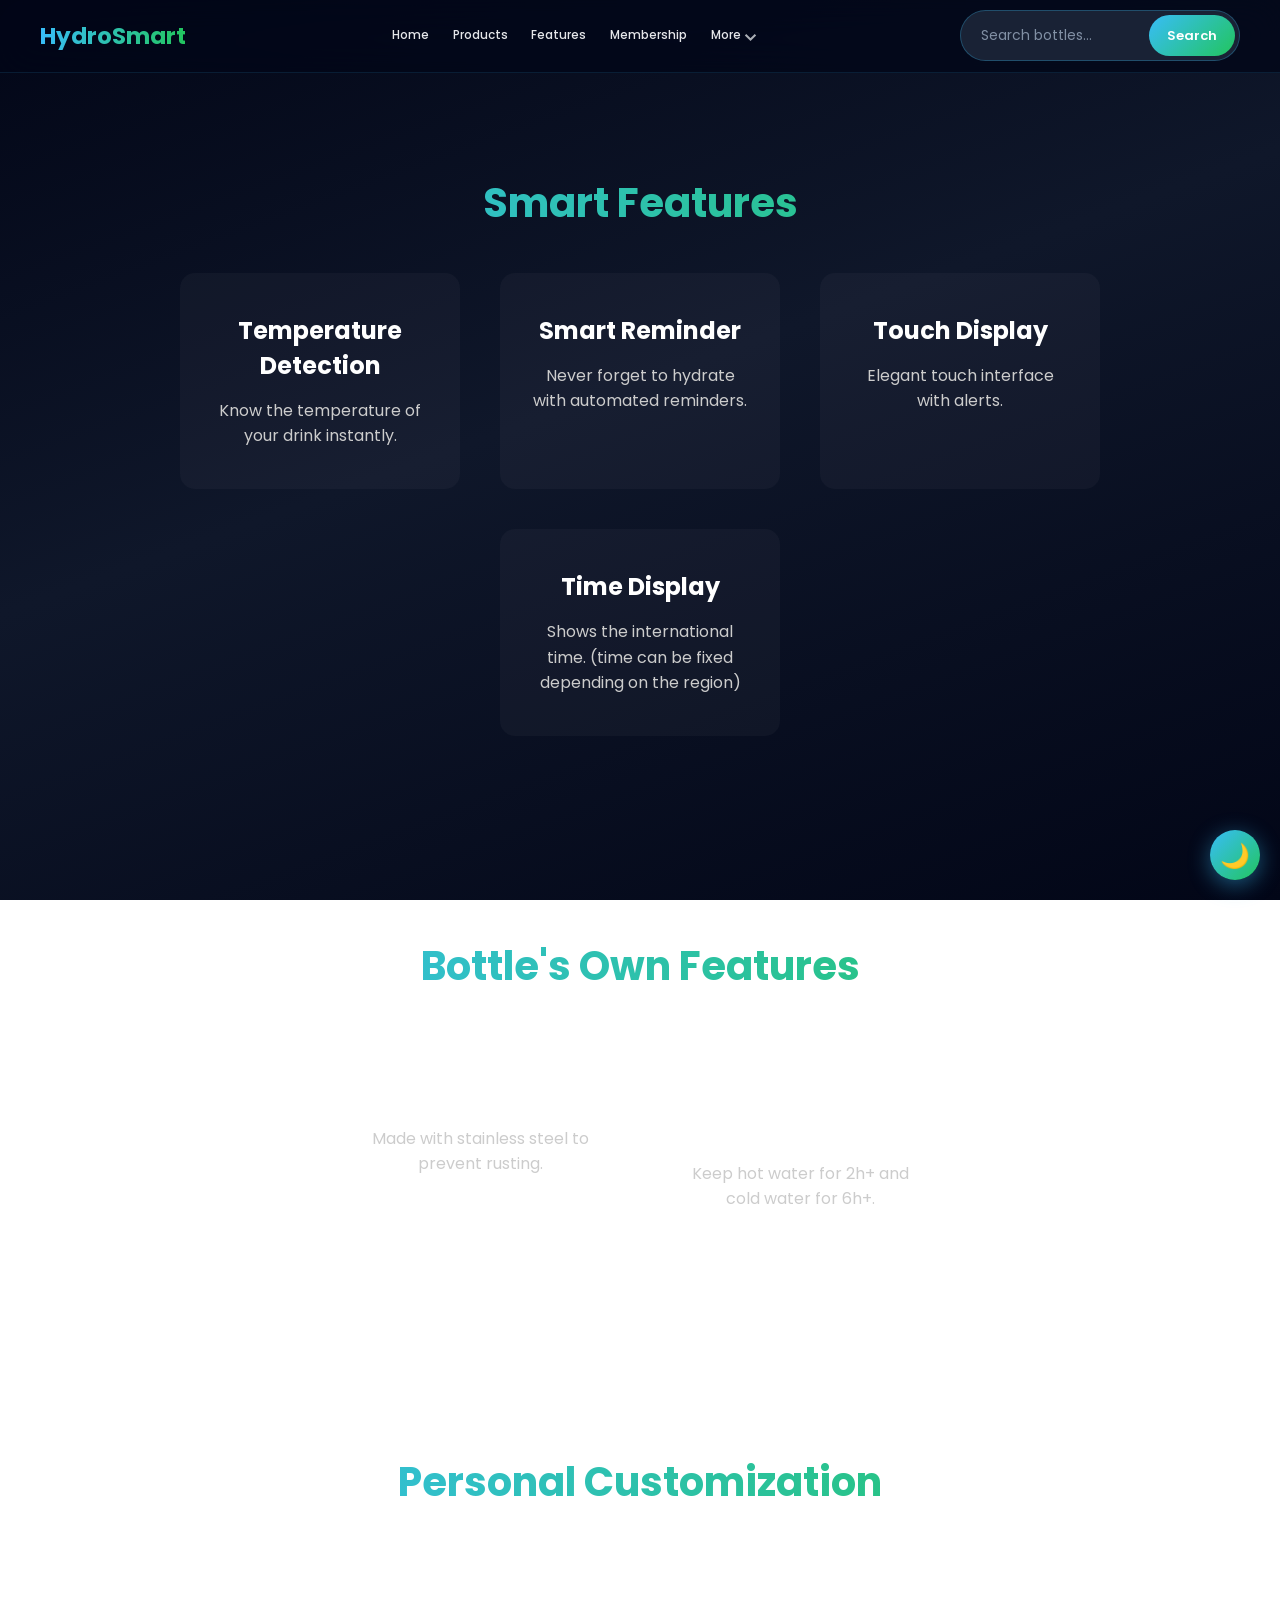
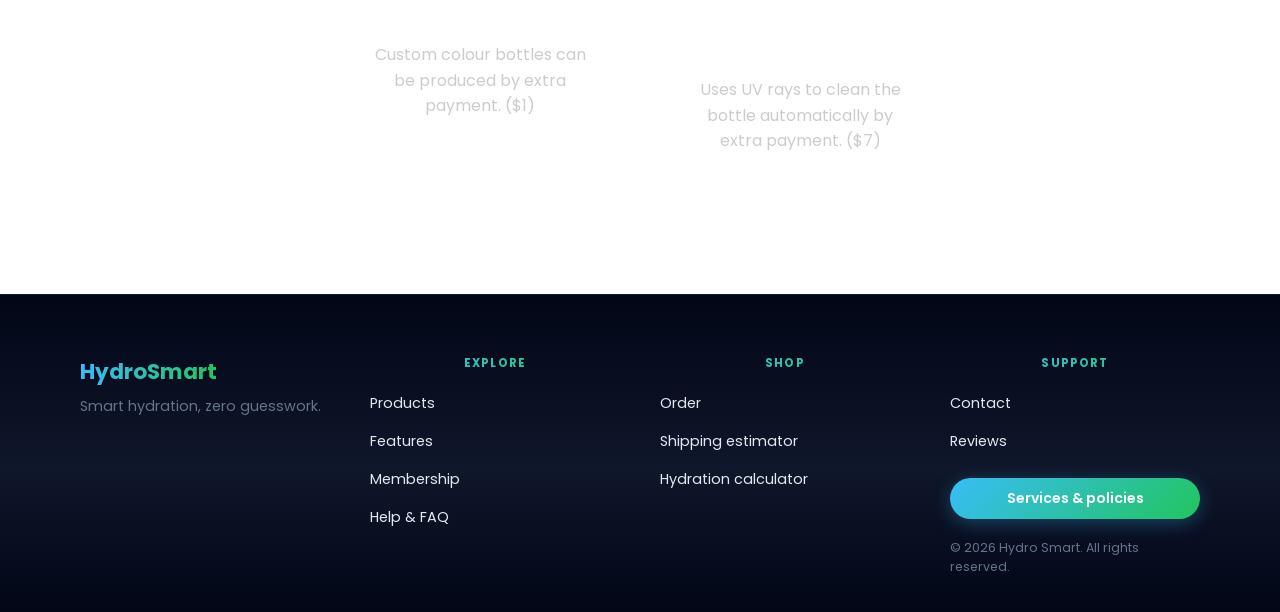
<file: features.html>
<!DOCTYPE html>
<html lang="en">

<head>
  <meta charset="UTF-8">
  <meta name="viewport" content="width=device-width, initial-scale=1.0, viewport-fit=cover">
  <script>(function(){try{if(localStorage.getItem('mode')==='light')document.documentElement.classList.add('light-mode');}catch(_){}})();</script>
  <title>Features | HydroSmart</title>
  <link rel="manifest" href="manifest.json">
  <link rel="apple-touch-icon" href="hydrosmart-192.png">
  <meta name="apple-mobile-web-app-capable" content="yes">
  <link rel="icon" type="image/png" href="favicon.png">
  <link rel="stylesheet" href="css/base-layout.css">
  <link rel="stylesheet" href="css/sections-compare-nav.css">
  <link rel="stylesheet" href="css/sections-hero-features.css">
  <link rel="stylesheet" href="css/sections-forms-community.css">
  <link rel="stylesheet" href="css/sections-quiz.css">
  <link rel="stylesheet" href="css/sections-misc.css">
  <link rel="preconnect" href="https://fonts.googleapis.com">
  <link href="https://fonts.googleapis.com/css2?family=Poppins:wght@300;400;500;600;700&display=swap" rel="stylesheet">
</head>

<body>

  <header class="site-header" role="banner">
    <a href="index.html" class="logo logo-link">HydroSmart</a>

    <button type="button" class="mobile-menu-btn" id="mobileMenuBtn" aria-expanded="false" aria-controls="mainNav"
      aria-label="Open menu">
      <span class="visually-hidden">Menu</span>
      <span aria-hidden="true"></span>
      <span aria-hidden="true"></span>
      <span aria-hidden="true"></span>
    </button>

    <nav id="mainNav" class="main-nav" aria-label="Main navigation">
      <ul class="nav-list">
        <li><a href="index.html">Home</a></li>
        <li><a href="products.html">Products</a></li>
        <li><a href="features.html">Features</a></li>
        <li><a href="membership.html">Membership</a></li>
      
        <li class="nav-item--more">
          <details class="nav-details">
            <summary class="nav-details__summary">More</summary>
            <ul class="nav-details__panel">
              <li><a href="explore.html">Community</a></li>
              <li><a href="help.html">Help center</a></li>
              <li><a href="contact.html">Contact</a></li>
              <li><a href="help.html#faq">FAQ</a></li>
              <li><a href="help.html#shipping-calc">Shipping calculator</a></li>
              <li><a href="help.html#hydration-calc">Hydration calculator</a></li>
            </ul>
          </details>
        </li>
      </ul>
    </nav>

    <div class="search-container" role="search">
      <label for="searchInput" class="visually-hidden">Search bottles</label>
      <input type="search" id="searchInput" placeholder="Search bottles…" class="search-input" autocomplete="off">
      <button type="button" id="searchButton" class="search-button" aria-label="Run search">Search</button>
    </div>
  </header>
  <div class="nav-overlay" id="navOverlay"></div>
<main class="page-main">  <section class="techfeatures" id="techfeatures">
    <h2>Smart Features</h2>
    <div class="featureGrid">
      <div class="techfeature">
        <h3>Temperature Detection</h3>
        <p>Know the temperature of your drink instantly.</p>
      </div>
      <div class="techfeature">
        <h3>Smart Reminder</h3>
        <p>Never forget to hydrate with automated reminders.</p>
      </div>
      <div class="techfeature">
        <h3>Touch Display</h3>
        <p>Elegant touch interface with alerts.</p>
      </div>
      <div class="techfeature">
        <h3>Time Display</h3>
        <p>Shows the international time. (time can be fixed depending on the region)</p>
      </div>
    </div>
  </section>

  <section class="bodyfeatures" id="bodyfeatures">
    <h2>Bottle's Own Features</h2>
    <div class="featureGrid">
      <div class="bodyfeature">
        <h3>Body Material</h3>
        <p>Made with stainless steel to prevent rusting.</p>
      </div>
      <div class="bodyfeature">
        <h3>ThermoLock Technology</h3>
        <p>Keep hot water for 2h+ and cold water for 6h+.</p>
      </div>
    </div>
  </section>

  <section class="customization-section" id="customization">
    <h2>Personal Customization</h2>
    <div class="featureGrid">
      <div class="customization">
        <h3>Custom Colours</h3>
        <p>Custom colour bottles can be produced by extra payment. ($1)</p>
      </div>
      <div class="customization">
        <h3>Self-cleaning Technology</h3>
        <p>Uses UV rays to clean the bottle automatically by extra payment. ($7)</p>
      </div>
    </div>
  </section>
</main>

    <footer class="site-footer" role="contentinfo">
      <div class="site-footer__inner">
        <div class="site-footer__brand">
          <a href="index.html" class="site-footer__logo">HydroSmart</a>
          <p class="site-footer__tagline">Smart hydration, zero guesswork.</p>
        </div>
        <nav class="site-footer__col" aria-label="Footer quick links">
          <h2 class="site-footer__heading">Explore</h2>
          <ul class="site-footer__links">
            <li><a href="products.html">Products</a></li>
            <li><a href="features.html">Features</a></li>
            <li><a href="membership.html">Membership</a></li>
            <li><a href="help.html">Help &amp; FAQ</a></li>
          </ul>
        </nav>
        <nav class="site-footer__col" aria-label="Shop and tools">
          <h2 class="site-footer__heading">Shop</h2>
          <ul class="site-footer__links">
            <li><a href="products.html?order=1">Order</a></li>
            <li><a href="help.html#shipping-calc">Shipping estimator</a></li>
            <li><a href="help.html#hydration-calc">Hydration calculator</a></li>
          </ul>
        </nav>
        <div class="site-footer__col site-footer__col--cta">
          <h2 class="site-footer__heading">Support</h2>
          <ul class="site-footer__links">
            <li><a href="contact.html">Contact</a></li>
            <li><a href="explore.html#reviews">Reviews</a></li>
          </ul>
          <button type="button" class="footer-policies-btn" id="openPoliciesBtn">Services &amp; policies</button>
          <p class="site-footer__copy">© 2026 Hydro Smart. All rights reserved.</p>
        </div>
      </div>
    </footer>

    <div id="policiesOverlay" class="policies-overlay">
      <div class="policies-container">
        <div class="policies-header">
          <h2>📜 Services & Policies</h2>
          <span class="close-policies" id="closePoliciesBtn">&times;</span>
        </div>
        <div class="policies-content" id="policiesContent"></div>
        <div class="policies-footer">
          <p>Last Updated: April 2026 | HydroSmart - Smart Hydration Solutions</p>
        </div>
      </div>
    </div>

    <button type="button" class="back-to-top" id="backToTopBtn" aria-label="Back to top">↑</button>
    <button type="button" class="mode-toggle" id="modeToggle" title="Toggle theme" aria-pressed="false"
      aria-label="Switch to light mode">🌙</button>

    <script src="js/data/policies-data.js"></script>
    <script src="js/modules/custom-alert.js"></script>
    <script src="js/modules/scroll.js"></script>
    <script src="js/modules/nav-search.js"></script>
    <script src="js/modules/policies-ui.js"></script>
    <script src="js/modules/mobile-menu.js"></script>
    <script src="js/modules/back-to-top.js"></script>
    <script src="js/modules/offline-theme.js"></script>

</body>
</html>
</file>
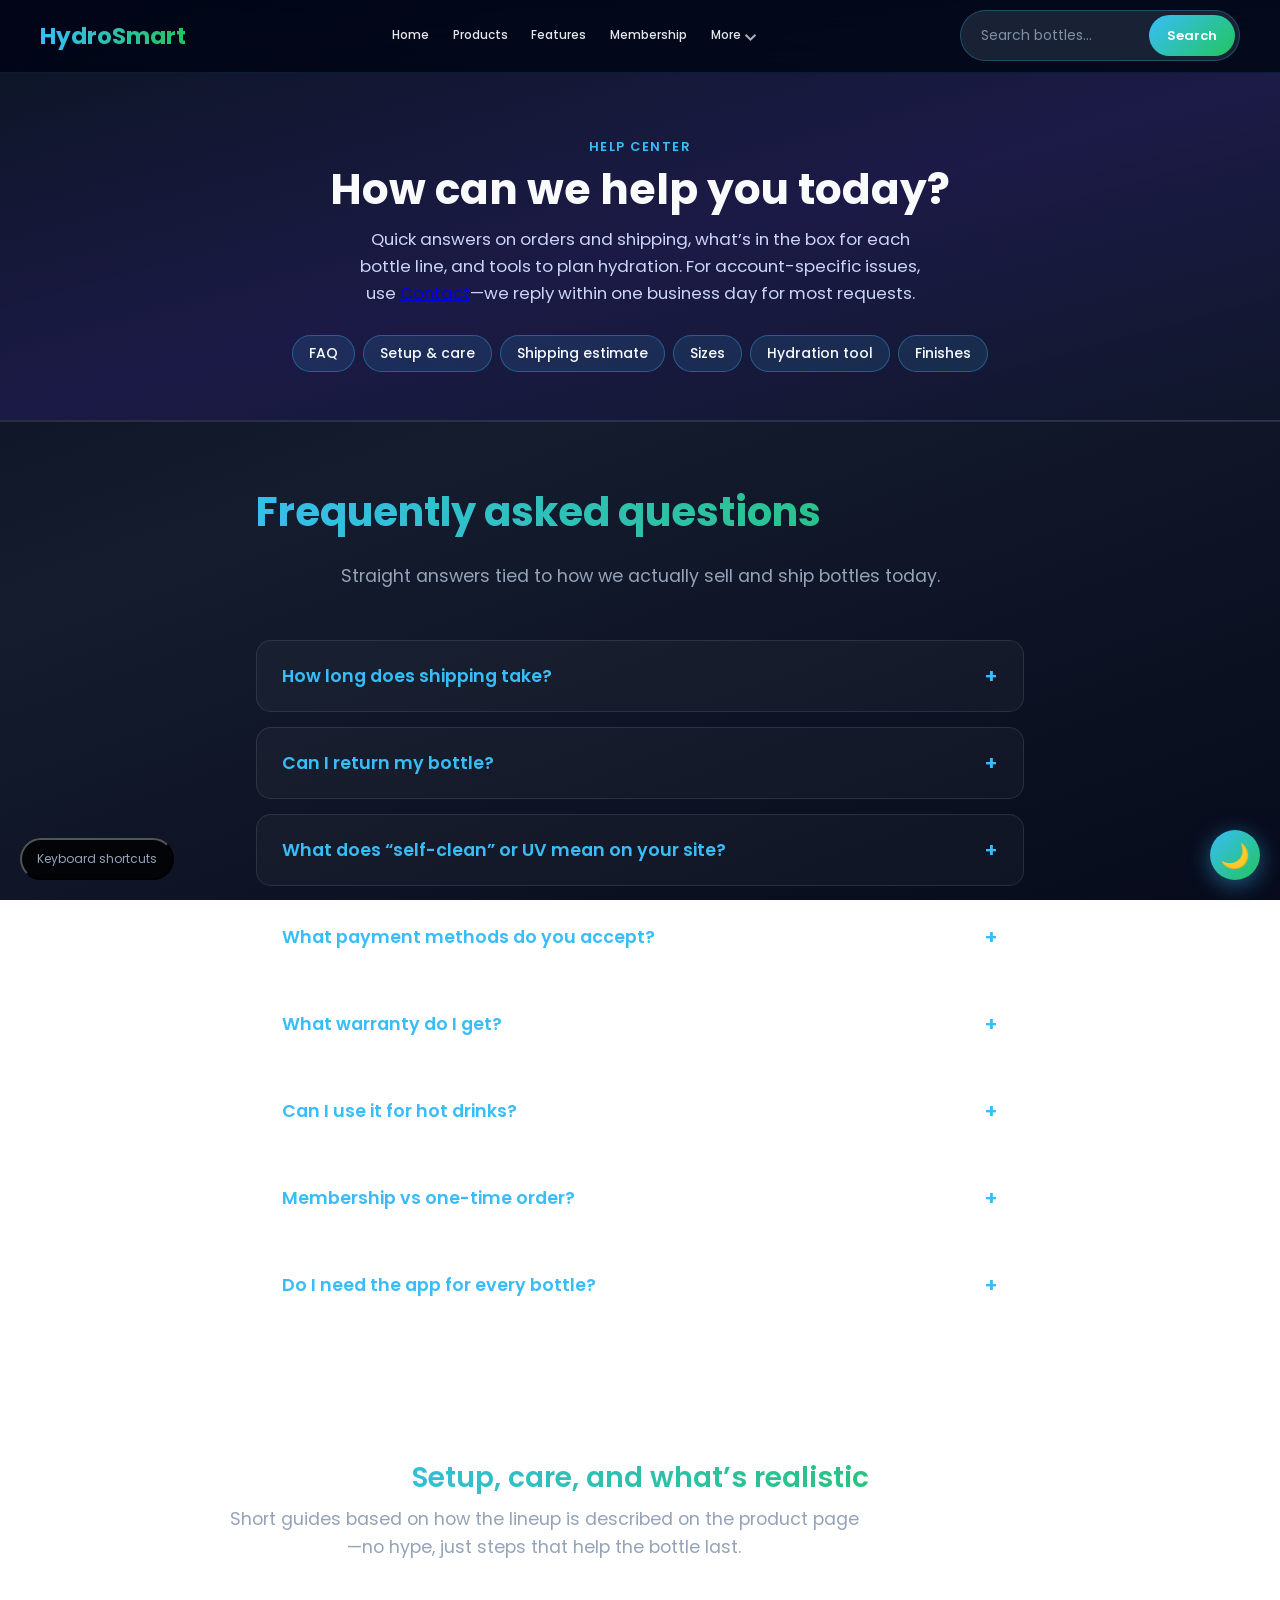
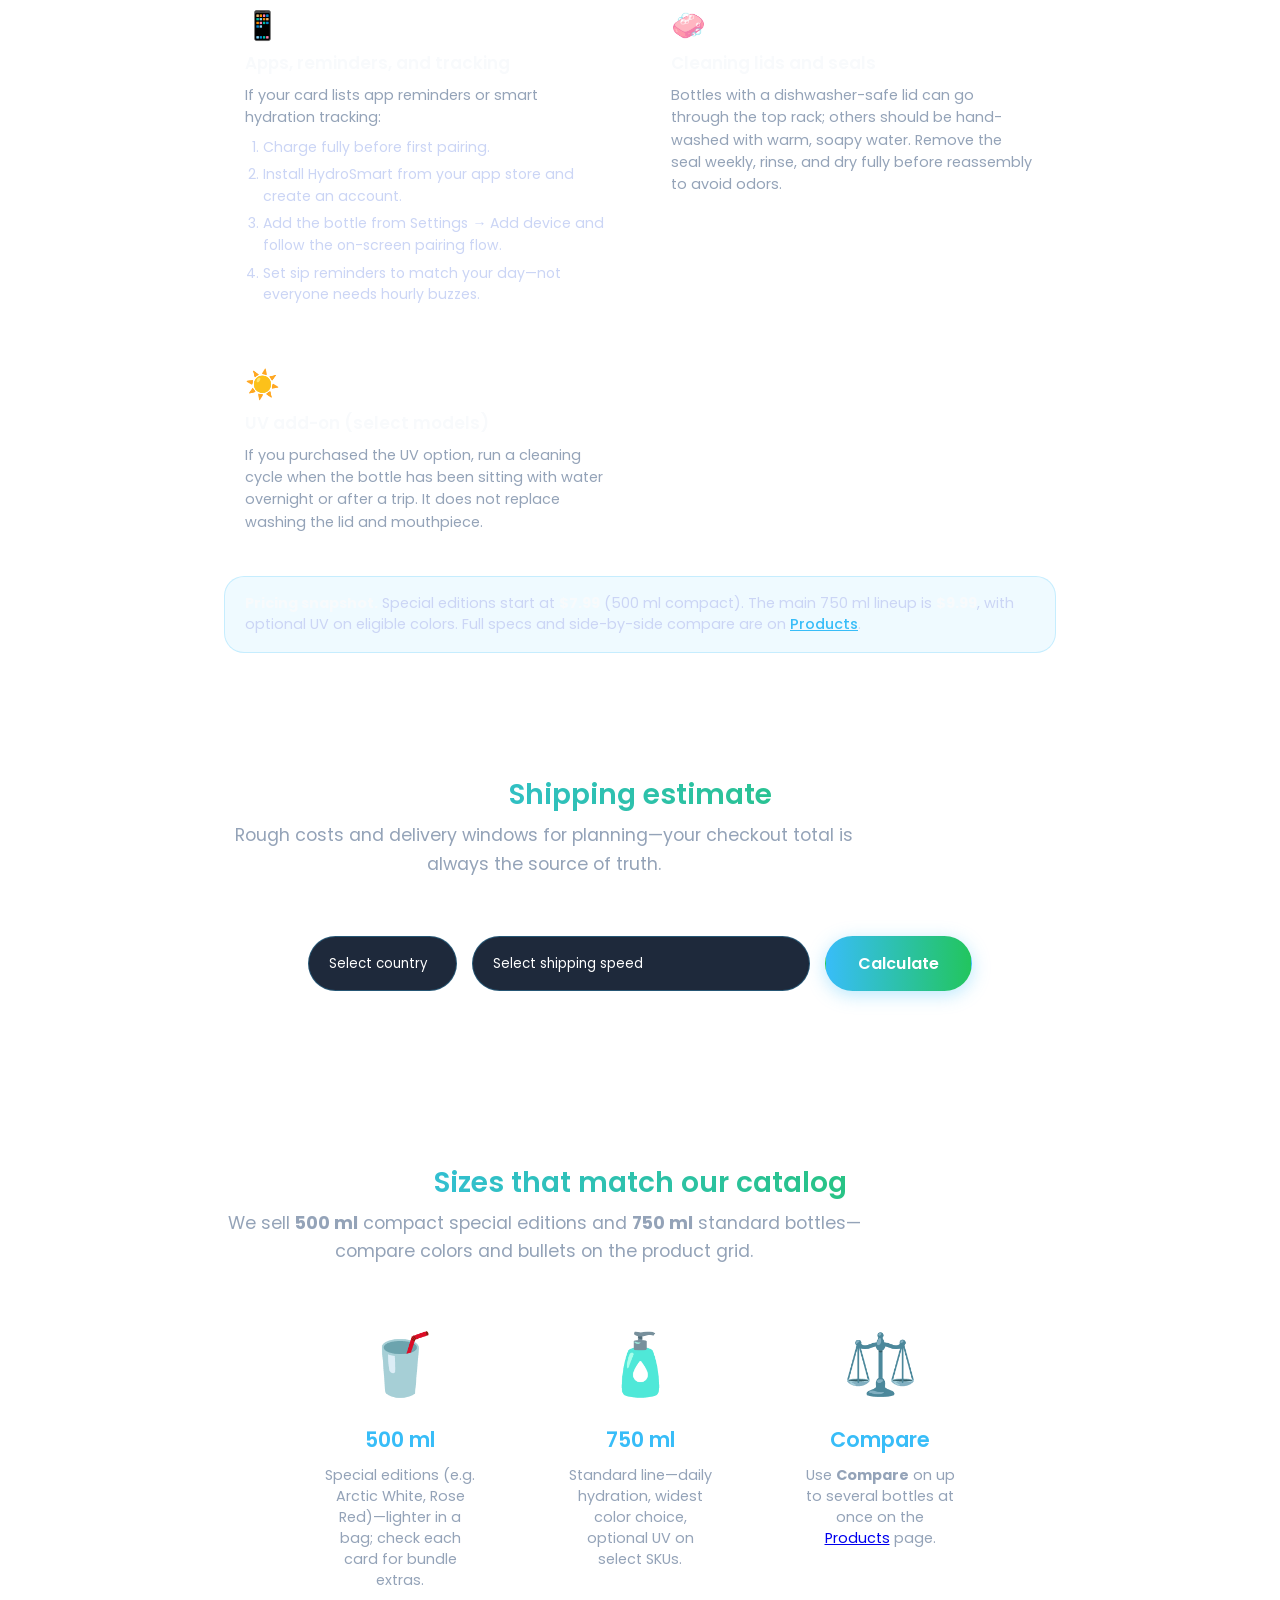
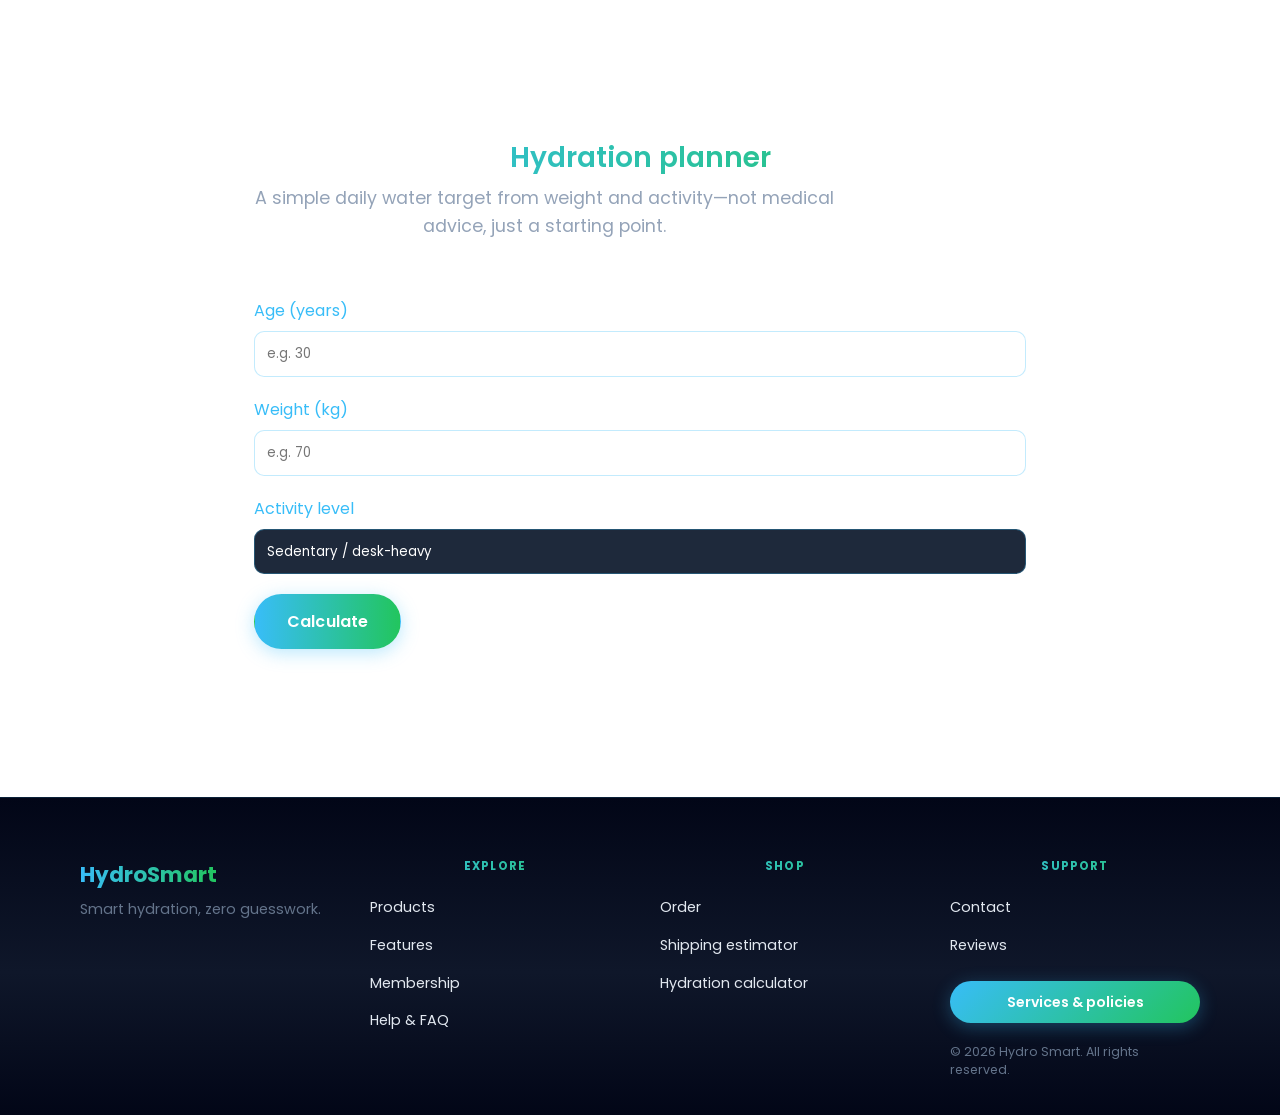
<file: help.html>
<!DOCTYPE html>
<html lang="en">

<head>
  <meta charset="UTF-8">
  <meta name="viewport" content="width=device-width, initial-scale=1.0, viewport-fit=cover">
  <script>(function(){try{if(localStorage.getItem('mode')==='light')document.documentElement.classList.add('light-mode');}catch(_){}})();</script>
  <title>Help Center | HydroSmart</title>
  <link rel="manifest" href="manifest.json">
  <link rel="apple-touch-icon" href="hydrosmart-192.png">
  <meta name="apple-mobile-web-app-capable" content="yes">
  <link rel="icon" type="image/png" href="favicon.png">
  <link rel="stylesheet" href="css/base-layout.css">
  <link rel="stylesheet" href="css/sections-compare-nav.css">
  <link rel="stylesheet" href="css/sections-hero-features.css">
  <link rel="stylesheet" href="css/sections-forms-community.css">
  <link rel="stylesheet" href="css/sections-quiz.css">
  <link rel="stylesheet" href="css/sections-misc.css">
  <link rel="stylesheet" href="css/sections-help.css">
  <link rel="preconnect" href="https://fonts.googleapis.com">
  <link href="https://fonts.googleapis.com/css2?family=Poppins:wght@300;400;500;600;700&display=swap" rel="stylesheet">
</head>

<body>

  <header class="site-header" role="banner">
    <a href="index.html" class="logo logo-link">HydroSmart</a>

    <button type="button" class="mobile-menu-btn" id="mobileMenuBtn" aria-expanded="false" aria-controls="mainNav"
      aria-label="Open menu">
      <span class="visually-hidden">Menu</span>
      <span aria-hidden="true"></span>
      <span aria-hidden="true"></span>
      <span aria-hidden="true"></span>
    </button>

    <nav id="mainNav" class="main-nav" aria-label="Main navigation">
      <ul class="nav-list">
        <li><a href="index.html">Home</a></li>
        <li><a href="products.html">Products</a></li>
        <li><a href="features.html">Features</a></li>
        <li><a href="membership.html">Membership</a></li>

        <li class="nav-item--more">
          <details class="nav-details">
            <summary class="nav-details__summary">More</summary>
            <ul class="nav-details__panel">
              <li><a href="explore.html">Community</a></li>
              <li><a href="help.html">Help center</a></li>
              <li><a href="contact.html">Contact</a></li>
              <li><a href="help.html#faq">FAQ</a></li>
              <li><a href="help.html#shipping-calc">Shipping calculator</a></li>
              <li><a href="help.html#hydration-calc">Hydration calculator</a></li>
            </ul>
          </details>
        </li>
      </ul>
    </nav>

    <div class="search-container" role="search">
      <label for="searchInput" class="visually-hidden">Search bottles</label>
      <input type="search" id="searchInput" placeholder="Search bottles…" class="search-input" autocomplete="off">
      <button type="button" id="searchButton" class="search-button" aria-label="Run search">Search</button>
    </div>
  </header>
  <div class="nav-overlay" id="navOverlay"></div>

  <main class="page-main page-help">
    <header class="help-hero">
      <p class="help-hero__eyebrow">Help center</p>
      <h1>How can we help you today?</h1>
      <p class="help-hero__lead">Quick answers on orders and shipping, what’s in the box for each bottle line, and
        tools to plan hydration. For account-specific issues, use <a href="contact.html">Contact</a>—we reply within
        one business day for most requests.</p>
      <ul class="help-toc" aria-label="On this page">
        <li><a href="#faq">FAQ</a></li>
        <li><a href="#guides">Setup &amp; care</a></li>
        <li><a href="#shipping-calc">Shipping estimate</a></li>
        <li><a href="#sizes">Sizes</a></li>
        <li><a href="#hydration-calc">Hydration tool</a></li>
        <li><a href="#finishes">Finishes</a></li>
      </ul>
    </header>

    <section class="faq-accordion-section help-section--muted" id="faq" aria-labelledby="faq-heading">
      <h2 id="faq-heading">Frequently asked questions</h2>
      <p class="section-subtitle">Straight answers tied to how we actually sell and ship bottles today.</p>

      <div class="faq-accordion">
        <div class="accordion-item">
          <div class="accordion-question">
            <span>How long does shipping take?</span>
            <span class="accordion-icon" aria-hidden="true">+</span>
          </div>
          <div class="accordion-answer">Orders usually leave our warehouse within 1–2 business days.
            <strong>Standard</strong>
            delivery is typically 3–5 business days after dispatch; <strong>express</strong> is often 1–2 business
            days. International times vary by country and customs—use the estimator below for a ballpark, and see
            your tracking email for the live date.
          </div>
        </div>

        <div class="accordion-item">
          <div class="accordion-question">
            <span>Can I return my bottle?</span>
            <span class="accordion-icon" aria-hidden="true">+</span>
          </div>
          <div class="accordion-answer">Unused bottles in original packaging may be returned within <strong>30
              days</strong>
            of delivery. Custom color orders are final once production starts—check your confirmation email. If
            something
            arrives <strong>damaged or clearly defective</strong>, contact us with your order number and, if possible,
            photos or a short unboxing clip so we can replace it quickly.</div>
        </div>

        <div class="accordion-item">
          <div class="accordion-question">
            <span>What does “self-clean” or UV mean on your site?</span>
            <span class="accordion-icon" aria-hidden="true">+</span>
          </div>
          <div class="accordion-answer"><strong>Special edition</strong> Arctic White includes a self-clean bundle in
            the
            box. On <strong>Ocean Blue</strong>, UV self-clean is an <strong>optional add-on</strong> at checkout
            (+$7)—not every bottle ships with UV hardware. Always read the bullet list on the product card so you know
            exactly what’s included.</div>
        </div>

        <div class="accordion-item">
          <div class="accordion-question">
            <span>What payment methods do you accept?</span>
            <span class="accordion-icon" aria-hidden="true">+</span>
          </div>
          <div class="accordion-answer">Major cards (Visa, Mastercard, American Express), PayPal, and Apple Pay where
            available in your region. Final methods are shown at checkout.</div>
        </div>

        <div class="accordion-item">
          <div class="accordion-question">
            <span>What warranty do I get?</span>
            <span class="accordion-icon" aria-hidden="true">+</span>
          </div>
          <div class="accordion-answer"><strong>Standard</strong> (750 ml, $9.99) bottles include a
            <strong>6-month</strong>
            limited warranty against manufacturing defects. <strong>Special edition</strong> compact bottles list their
            own terms on the card—for example Rose Red notes a shorter warranty period. Keep your receipt or order
            confirmation for any claim.
          </div>
        </div>

        <div class="accordion-item">
          <div class="accordion-question">
            <span>Can I use it for hot drinks?</span>
            <span class="accordion-icon" aria-hidden="true">+</span>
          </div>
          <div class="accordion-answer">The bottles are insulated stainless steel and suitable for typical hot beverages
            (coffee, tea) at normal drinking temperatures. Avoid overfilling, and let lids cool before opening. Do not
            microwave.</div>
        </div>

        <div class="accordion-item">
          <div class="accordion-question">
            <span>Membership vs one-time order?</span>
            <span class="accordion-icon" aria-hidden="true">+</span>
          </div>
          <div class="accordion-answer">You can buy a bottle once from <a href="products.html">Products</a> without a
            membership. <a href="membership.html">Membership</a> adds ongoing perks (reminders, deeper app features,
            family plans). You can add or skip a plan in the order form.</div>
        </div>

        <div class="accordion-item">
          <div class="accordion-question">
            <span>Do I need the app for every bottle?</span>
            <span class="accordion-icon" aria-hidden="true">+</span>
          </div>
          <div class="accordion-answer">No. <strong>Classic Steel</strong>, <strong>Bright Black</strong>, and similar
            listings work fine as everyday bottles without pairing. Models that mention app reminders or smart
            tracking use the app for those extras.</div>
        </div>
      </div>
    </section>

    <section class="help-section" id="guides" aria-labelledby="guides-heading">
      <h2 id="guides-heading">Setup, care, and what’s realistic</h2>
      <p class="section-subtitle">Short guides based on how the lineup is described on the product page—no hype, just
        steps that help the bottle last.</p>

      <div class="help-grid">
        <article class="help-card">
          <div class="help-card__icon" aria-hidden="true">📱</div>
          <h3>Apps, reminders, and tracking</h3>
          <p>If your card lists app reminders or smart hydration tracking:</p>
          <ol>
            <li>Charge fully before first pairing.</li>
            <li>Install HydroSmart from your app store and create an account.</li>
            <li>Add the bottle from Settings → Add device and follow the on-screen pairing flow.</li>
            <li>Set sip reminders to match your day—not everyone needs hourly buzzes.</li>
          </ol>
        </article>
        <article class="help-card">
          <div class="help-card__icon" aria-hidden="true">🧼</div>
          <h3>Cleaning lids and seals</h3>
          <p>Bottles with a dishwasher-safe lid can go through the top rack; others should be hand-washed with warm,
            soapy water. Remove the seal weekly, rinse, and dry fully before reassembly to avoid odors.</p>
        </article>
        <article class="help-card">
          <div class="help-card__icon" aria-hidden="true">☀️</div>
          <h3>UV add-on (select models)</h3>
          <p>If you purchased the UV option, run a cleaning cycle when the bottle has been sitting with water
            overnight or after a trip. It does not replace washing the lid and mouthpiece.</p>
        </article>
      </div>

      <div class="help-callout" role="note">
        <strong>Pricing snapshot.</strong> Special editions start at <strong>$7.99</strong> (500 ml compact). The main
        750 ml lineup is <strong>$9.99</strong>, with optional UV on eligible colors. Full specs and side-by-side
        compare
        are on <a href="products.html">Products</a>.
      </div>
    </section>

    <section class="shipping-calculator-section help-section help-section--muted" id="shipping-calc">
      <h2>Shipping estimate</h2>
      <p class="section-subtitle">Rough costs and delivery windows for planning—your checkout total is always the
        source of truth.</p>

      <div class="shipping-calculator">
        <div class="shipping-form">
          <select id="shippingCountry" aria-label="Country">
            <option value="" disabled selected>Select country</option>
            <option value="us">United States</option>
            <option value="bd">Bangladesh</option>
            <option value="uk">United Kingdom</option>
            <option value="ca">Canada</option>
            <option value="au">Australia</option>
          </select>
          <select id="shippingType" aria-label="Shipping speed">
            <option value="" disabled selected>Select shipping speed</option>
            <option value="standard">Standard (3–5 business days) — from $4.99</option>
            <option value="express">Express (1–2 business days) — from $9.99</option>
          </select>
          <button type="button" class="buyBtn" id="calculateShipping">Calculate</button>
        </div>
        <div class="shipping-result" id="shippingResult">
          <p>Estimated shipping: <strong id="shippingCost">$0.00</strong></p>
          <p>Delivery window: <strong id="deliveryTime">—</strong></p>
          <p style="font-size: 0.85rem; margin-top: 0.75rem; opacity: 0.9;">Promotional free shipping may apply for
            Bangladesh on eligible campaigns—see checkout.</p>
        </div>
      </div>
    </section>

    <section class="size-guide-section help-section" id="sizes" aria-labelledby="sizes-heading">
      <h2 id="sizes-heading">Sizes that match our catalog</h2>
      <p class="section-subtitle">We sell <strong>500 ml</strong> compact special editions and <strong>750 ml</strong>
        standard bottles—compare colors and bullets on the product grid.</p>

      <div class="size-guide">
        <div class="size-card">
          <div class="size-icon" aria-hidden="true">🥤</div>
          <div class="size-name">500 ml</div>
          <div class="size-desc">Special editions (e.g. Arctic White, Rose Red)—lighter in a bag; check each card for
            bundle extras.</div>
        </div>
        <div class="size-card">
          <div class="size-icon" aria-hidden="true">🧴</div>
          <div class="size-name">750 ml</div>
          <div class="size-desc">Standard line—daily hydration, widest color choice, optional UV on select SKUs.</div>
        </div>
        <div class="size-card">
          <div class="size-icon" aria-hidden="true">⚖️</div>
          <div class="size-name">Compare</div>
          <div class="size-desc">Use <strong>Compare</strong> on up to several bottles at once on the
            <a href="products.html">Products</a> page.
          </div>
        </div>
      </div>
    </section>

    <section class="hydration-calculator-section help-section help-section--muted" id="hydration-calc">
      <h2>Hydration planner</h2>
      <p class="section-subtitle">A simple daily water target from weight and activity—not medical advice, just a
        starting point.</p>

      <div class="hydration-calculator">
        <div class="calc-input-group">
          <label for="age">Age (years)</label>
          <input type="number" id="age" name="age" placeholder="e.g. 30" min="1" max="120" inputmode="numeric">
        </div>
        <div class="calc-input-group">
          <label for="weight">Weight (kg)</label>
          <input type="number" id="weight" name="weight" placeholder="e.g. 70" min="1" inputmode="decimal">
        </div>
        <div class="calc-input-group">
          <label for="activity">Activity level</label>
          <select id="activity" name="activity">
            <option value="sedentary">Sedentary / desk-heavy</option>
            <option value="moderate">Moderate (exercise a few times per week)</option>
            <option value="active">Active (most days)</option>
          </select>
        </div>
        <button type="button" class="buyBtn" id="calculateHydration">Calculate</button>

        <div class="calc-result" id="hydrationResult" style="display: none;" role="status">
          <p>Approximate target</p>
          <div class="calc-number" id="waterAmount">0</div>
          <p>ml water per day (adjust with your clinician if you have fluid restrictions)</p>
        </div>
      </div>
    </section>



    <div class="help-toolbar">
      <button type="button" class="keyboard-shortcuts" id="shortcutsBtn" aria-expanded="false"
        aria-controls="shortcutsPopup">Keyboard shortcuts</button>
    </div>
    <div class="shortcuts-popup" id="shortcutsPopup" role="dialog" aria-label="Keyboard shortcuts">
      <h4>Shortcuts</h4>
      <p><kbd>S</kbd> — Focus search</p>
      <p><kbd>H</kbd> — Home</p>
      <p><kbd>O</kbd> — Open order</p>
      <p><kbd>?</kbd> or <kbd>/</kbd> — Toggle this panel</p>
      <p><kbd>Esc</kbd> — Close</p>
    </div>
  </main>

  <footer class="site-footer" role="contentinfo">
    <div class="site-footer__inner">
      <div class="site-footer__brand">
        <a href="index.html" class="site-footer__logo">HydroSmart</a>
        <p class="site-footer__tagline">Smart hydration, zero guesswork.</p>
      </div>
      <nav class="site-footer__col" aria-label="Footer quick links">
        <h2 class="site-footer__heading">Explore</h2>
        <ul class="site-footer__links">
          <li><a href="products.html">Products</a></li>
          <li><a href="features.html">Features</a></li>
          <li><a href="membership.html">Membership</a></li>
          <li><a href="help.html">Help &amp; FAQ</a></li>
        </ul>
      </nav>
      <nav class="site-footer__col" aria-label="Shop and tools">
        <h2 class="site-footer__heading">Shop</h2>
        <ul class="site-footer__links">
          <li><a href="products.html?order=1">Order</a></li>
          <li><a href="help.html#shipping-calc">Shipping estimator</a></li>
          <li><a href="help.html#hydration-calc">Hydration calculator</a></li>
        </ul>
      </nav>
      <div class="site-footer__col site-footer__col--cta">
        <h2 class="site-footer__heading">Support</h2>
        <ul class="site-footer__links">
          <li><a href="contact.html">Contact</a></li>
          <li><a href="explore.html#reviews">Reviews</a></li>
        </ul>
        <button type="button" class="footer-policies-btn" id="openPoliciesBtn">Services &amp; policies</button>
        <p class="site-footer__copy">© 2026 Hydro Smart. All rights reserved.</p>
      </div>
    </div>
  </footer>

  <div id="policiesOverlay" class="policies-overlay">
    <div class="policies-container">
      <div class="policies-header">
        <h2>📜 Services &amp; policies</h2>
        <span class="close-policies" id="closePoliciesBtn">&times;</span>
      </div>
      <div class="policies-content" id="policiesContent"></div>
      <div class="policies-footer">
        <p>Last Updated: April 2026 | HydroSmart - Smart Hydration Solutions</p>
      </div>
    </div>
  </div>

  <button type="button" class="back-to-top" id="backToTopBtn" aria-label="Back to top">↑</button>
  <button type="button" class="mode-toggle" id="modeToggle" title="Toggle theme" aria-pressed="false"
    aria-label="Switch to light mode">🌙</button>

  <script src="js/data/policies-data.js"></script>
  <script src="js/modules/custom-alert.js"></script>
  <script src="js/modules/scroll.js"></script>
  <script src="js/modules/policies-ui.js"></script>
  <script src="js/modules/mobile-menu.js"></script>
  <script src="js/modules/back-to-top.js"></script>
  <script src="js/modules/offline-theme.js"></script>
  <script src="js/modules/nav-search.js"></script>
  <script src="js/modules/page-widgets.js"></script>

</body>

</html>
</file>
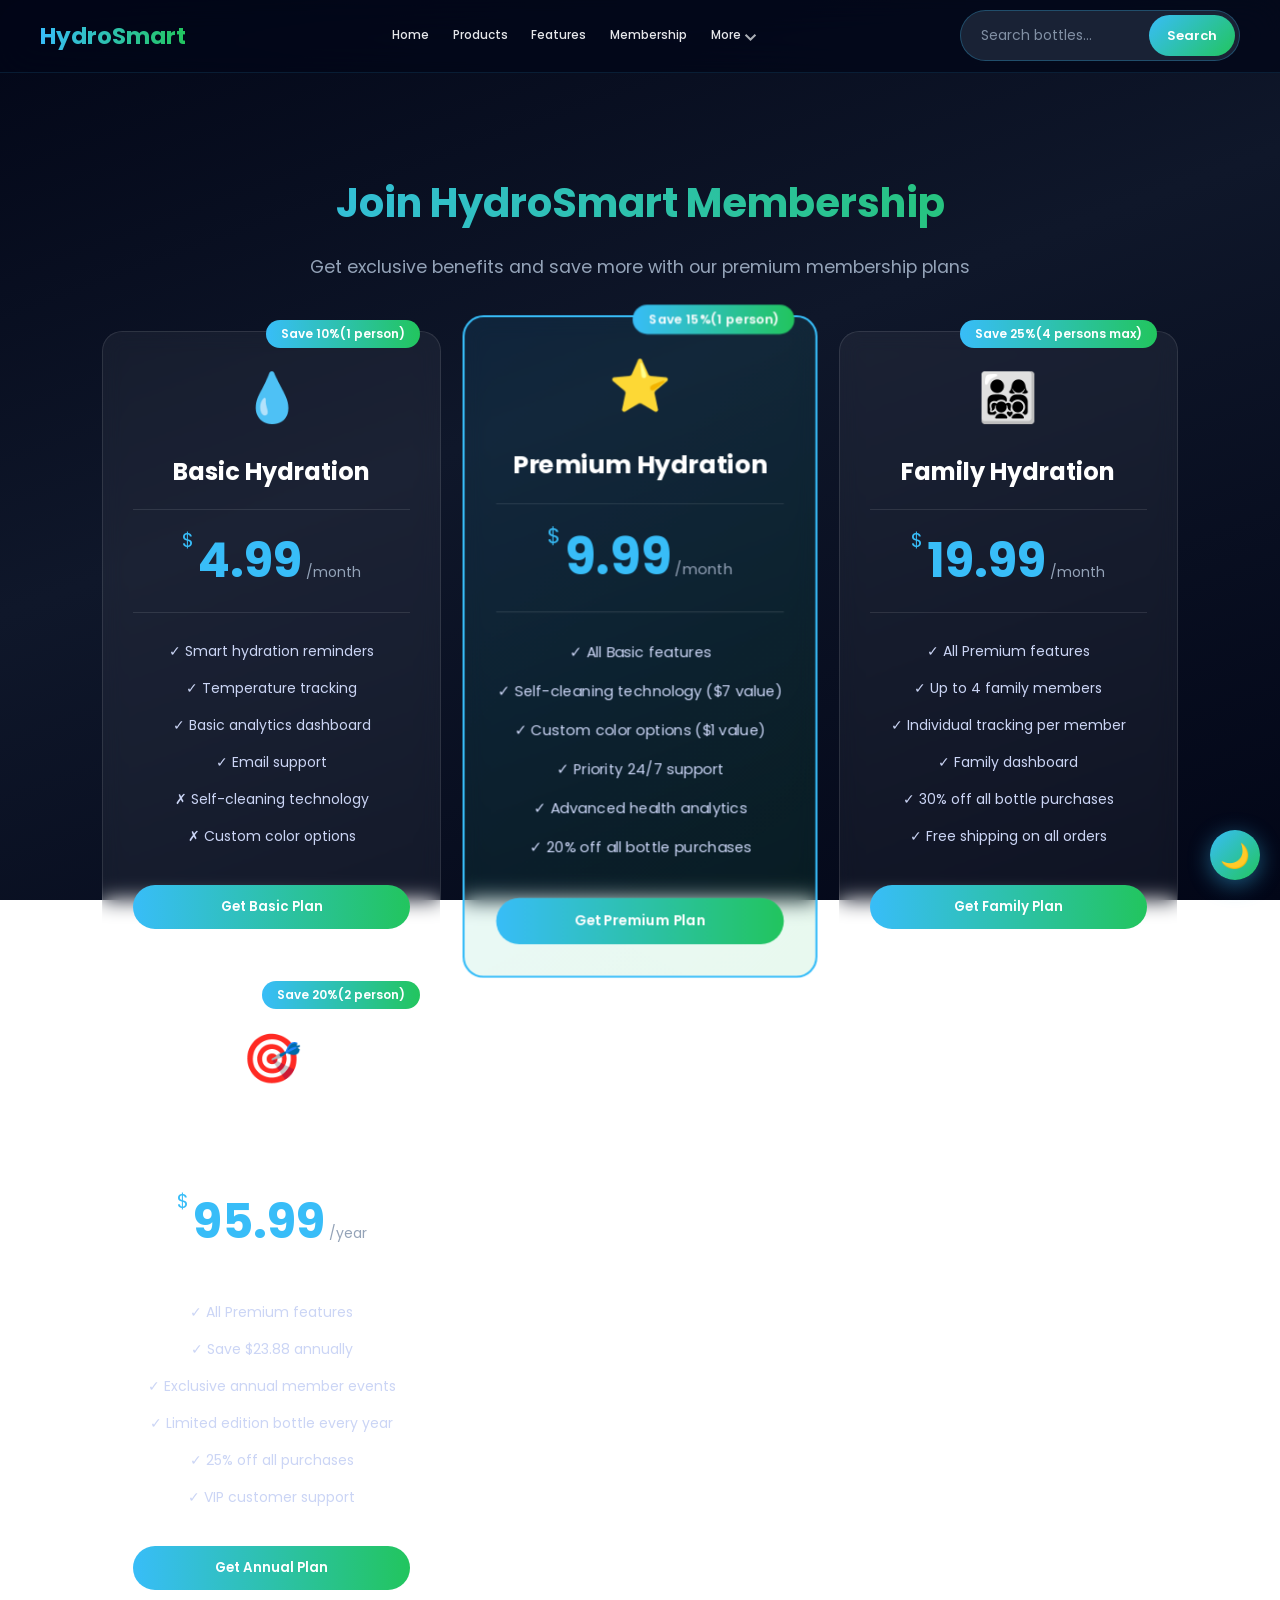
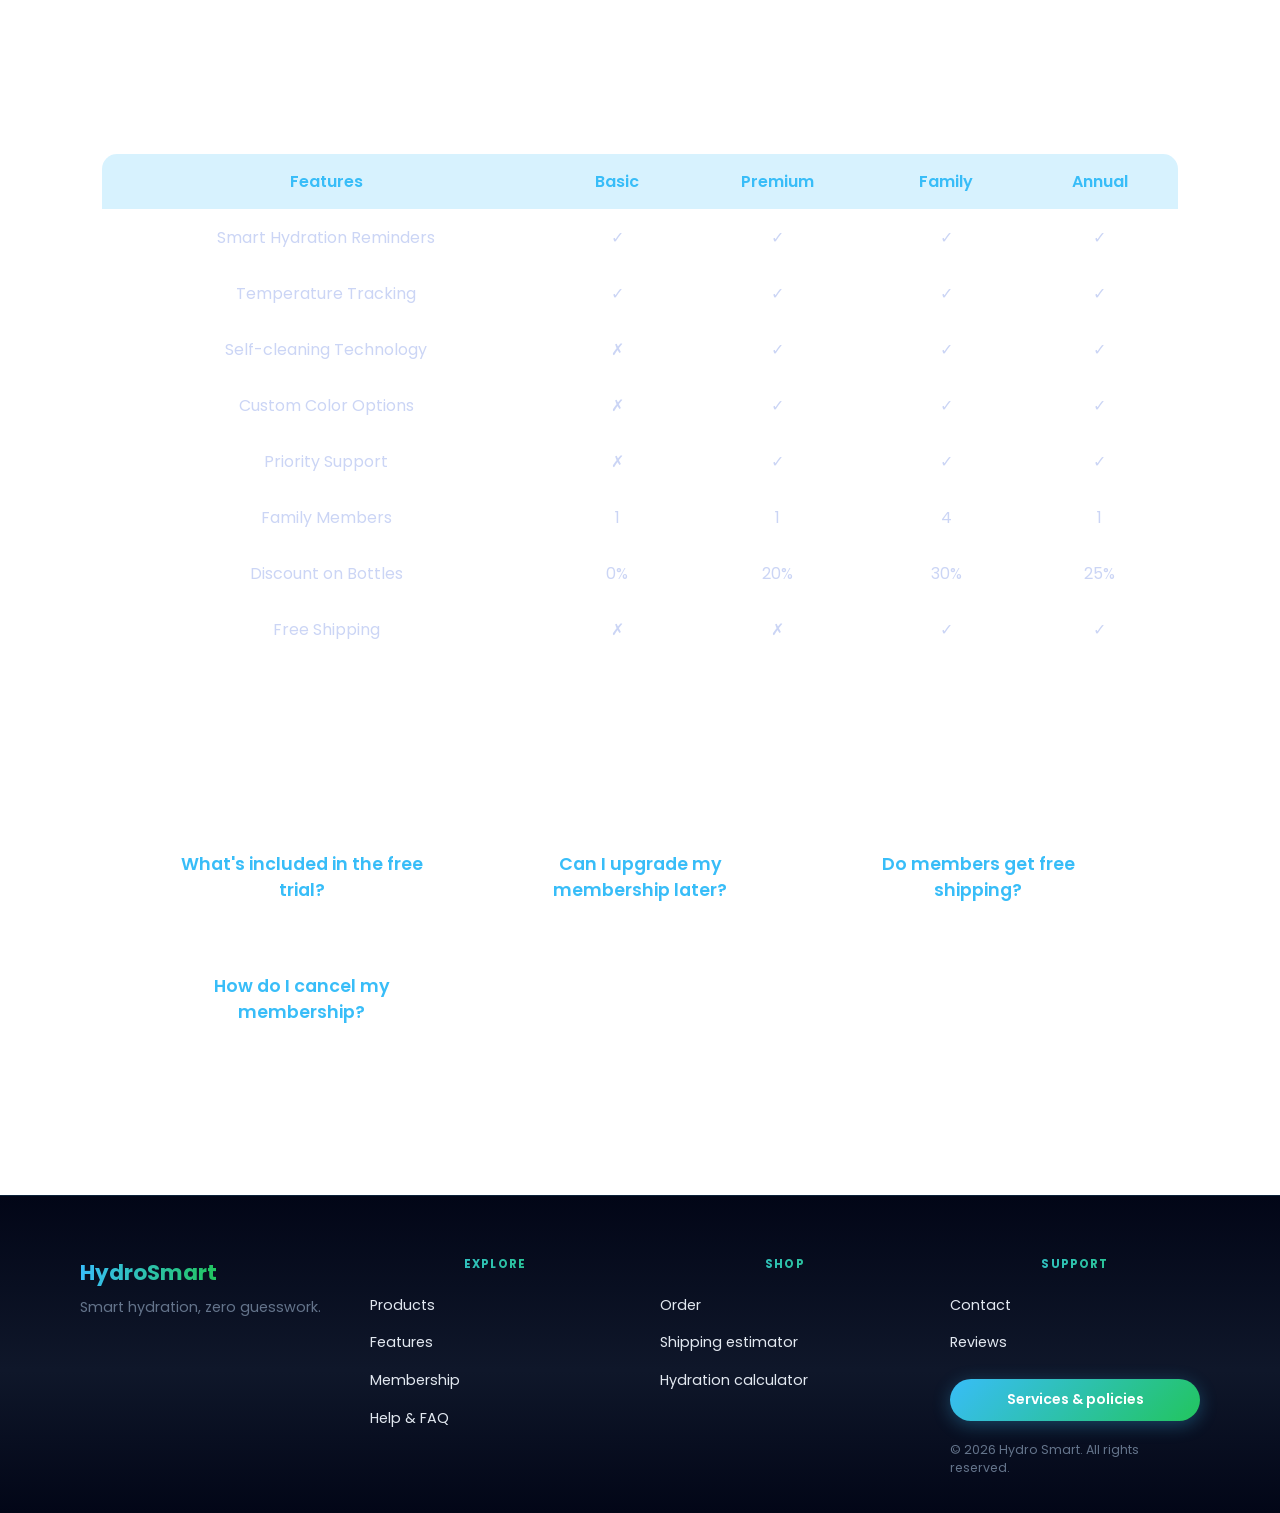
<file: membership.html>
<!DOCTYPE html>
<html lang="en">

<head>
  <meta charset="UTF-8">
  <meta name="viewport" content="width=device-width, initial-scale=1.0, viewport-fit=cover">
  <script>(function(){try{if(localStorage.getItem('mode')==='light')document.documentElement.classList.add('light-mode');}catch(_){}})();</script>
  <title>Membership | HydroSmart</title>
  <link rel="manifest" href="manifest.json">
  <link rel="apple-touch-icon" href="hydrosmart-192.png">
  <meta name="apple-mobile-web-app-capable" content="yes">
  <link rel="icon" type="image/png" href="favicon.png">
  <link rel="stylesheet" href="css/base-layout.css">
  <link rel="stylesheet" href="css/sections-compare-nav.css">
  <link rel="stylesheet" href="css/sections-hero-features.css">
  <link rel="stylesheet" href="css/sections-forms-community.css">
  <link rel="stylesheet" href="css/sections-quiz.css">
  <link rel="stylesheet" href="css/sections-misc.css">
  <link rel="preconnect" href="https://fonts.googleapis.com">
  <link href="https://fonts.googleapis.com/css2?family=Poppins:wght@300;400;500;600;700&display=swap" rel="stylesheet">
</head>

<body>

  <header class="site-header" role="banner">
    <a href="index.html" class="logo logo-link">HydroSmart</a>

    <button type="button" class="mobile-menu-btn" id="mobileMenuBtn" aria-expanded="false" aria-controls="mainNav"
      aria-label="Open menu">
      <span class="visually-hidden">Menu</span>
      <span aria-hidden="true"></span>
      <span aria-hidden="true"></span>
      <span aria-hidden="true"></span>
    </button>

    <nav id="mainNav" class="main-nav" aria-label="Main navigation">
      <ul class="nav-list">
        <li><a href="index.html">Home</a></li>
        <li><a href="products.html">Products</a></li>
        <li><a href="features.html">Features</a></li>
        <li><a href="membership.html">Membership</a></li>
      
        <li class="nav-item--more">
          <details class="nav-details">
            <summary class="nav-details__summary">More</summary>
            <ul class="nav-details__panel">
              <li><a href="explore.html">Community</a></li>
              <li><a href="help.html">Help center</a></li>
              <li><a href="contact.html">Contact</a></li>
              <li><a href="help.html#faq">FAQ</a></li>
              <li><a href="help.html#shipping-calc">Shipping calculator</a></li>
              <li><a href="help.html#hydration-calc">Hydration calculator</a></li>
            </ul>
          </details>
        </li>
      </ul>
    </nav>

    <div class="search-container" role="search">
      <label for="searchInput" class="visually-hidden">Search bottles</label>
      <input type="search" id="searchInput" placeholder="Search bottles…" class="search-input" autocomplete="off">
      <button type="button" id="searchButton" class="search-button" aria-label="Run search">Search</button>
    </div>
  </header>
  <div class="nav-overlay" id="navOverlay"></div>
<main class="page-main">  <section class="membership" id="membership">
    <h2>Join HydroSmart Membership</h2>
    <p class="membership-subtitle">Get exclusive benefits and save more with our premium membership plans</p>

    <div class="membership-grid">
      <!-- Basic Plan -->
      <div class="membership-card basic">
        <div class="membership-badge">Save 10%(1 person)</div>
        <div class="membership-icon">💧</div>
        <h3>Basic Hydration</h3>
        <div class="price">
          <span class="currency">$</span>
          <span class="amount">4.99</span>
          <span class="period">/month</span>
        </div>
        <ul class="membership-features">
          <li>✓ Smart hydration reminders</li>
          <li>✓ Temperature tracking</li>
          <li>✓ Basic analytics dashboard</li>
          <li>✓ Email support</li>
          <li>✗ Self-cleaning technology</li>
          <li>✗ Custom color options</li>
        </ul>
        <button class="membership-btn" data-plan="Basic Hydration">Get Basic Plan</button>
      </div>

      <!-- Premium Plan -->
      <div class="membership-card premium featured">
        <div class="membership-badge">Save 15%(1 person)</div>
        <div class="membership-icon">⭐</div>
        <h3>Premium Hydration</h3>
        <div class="price">
          <span class="currency">$</span>
          <span class="amount">9.99</span>
          <span class="period">/month</span>
        </div>
        <ul class="membership-features">
          <li>✓ All Basic features</li>
          <li>✓ Self-cleaning technology ($7 value)</li>
          <li>✓ Custom color options ($1 value)</li>
          <li>✓ Priority 24/7 support</li>
          <li>✓ Advanced health analytics</li>
          <li>✓ 20% off all bottle purchases</li>
        </ul>
        <button class="membership-btn" data-plan="Premium Hydration">Get Premium Plan</button>
      </div>

      <!-- Family Plan -->
      <div class="membership-card family">
        <div class="membership-badge">Save 25%(4 persons max)</div>
        <div class="membership-icon">👨‍👩‍👧‍👦</div>
        <h3>Family Hydration</h3>
        <div class="price">
          <span class="currency">$</span>
          <span class="amount">19.99</span>
          <span class="period">/month</span>
        </div>
        <ul class="membership-features">
          <li>✓ All Premium features</li>
          <li>✓ Up to 4 family members</li>
          <li>✓ Individual tracking per member</li>
          <li>✓ Family dashboard</li>
          <li>✓ 30% off all bottle purchases</li>
          <li>✓ Free shipping on all orders</li>
        </ul>
        <button class="membership-btn" data-plan="Family Hydration">Get Family Plan</button>
      </div>

      <!-- Annual Plan -->
      <div class="membership-card annual">
        <div class="membership-badge">Save 20%(2 person)</div>
        <div class="membership-icon">🎯</div>
        <h3>Annual Premium</h3>
        <div class="price">
          <span class="currency">$</span>
          <span class="amount">95.99</span>
          <span class="period">/year</span>
        </div>
        <ul class="membership-features">
          <li>✓ All Premium features</li>
          <li>✓ Save $23.88 annually</li>
          <li>✓ Exclusive annual member events</li>
          <li>✓ Limited edition bottle every year</li>
          <li>✓ 25% off all purchases</li>
          <li>✓ VIP customer support</li>
        </ul>
        <button class="membership-btn" data-plan="Annual Premium">Get Annual Plan</button>
      </div>
    </div>

    <!-- Membership Comparison Table -->
    <div class="comparison-table">
      <h3>Compare All Features</h3>
      <table>
        <thead>
          <tr>
            <th>Features</th>
            <th>Basic</th>
            <th>Premium</th>
            <th>Family</th>
            <th>Annual</th>
          </tr>
        </thead>
        <tbody>
          <tr>
            <td>Smart Hydration Reminders</td>
            <td>✓</td>
            <td>✓</td>
            <td>✓</td>
            <td>✓</td>
          </tr>
          <tr>
            <td>Temperature Tracking</td>
            <td>✓</td>
            <td>✓</td>
            <td>✓</td>
            <td>✓</td>
          </tr>
          <tr>
            <td>Self-cleaning Technology</td>
            <td>✗</td>
            <td>✓</td>
            <td>✓</td>
            <td>✓</td>
          </tr>
          <tr>
            <td>Custom Color Options</td>
            <td>✗</td>
            <td>✓</td>
            <td>✓</td>
            <td>✓</td>
          </tr>
          <tr>
            <td>Priority Support</td>
            <td>✗</td>
            <td>✓</td>
            <td>✓</td>
            <td>✓</td>
          </tr>
          <tr>
            <td>Family Members</td>
            <td>1</td>
            <td>1</td>
            <td>4</td>
            <td>1</td>
          </tr>
          <tr>
            <td>Discount on Bottles</td>
            <td>0%</td>
            <td>20%</td>
            <td>30%</td>
            <td>25%</td>
          </tr>
          <tr>
            <td>Free Shipping</td>
            <td>✗</td>
            <td>✗</td>
            <td>✓</td>
            <td>✓</td>
          </tr>
        </tbody>
      </table>
    </div>

    <!-- Membership Specific FAQ -->
    <div class="membership-faq">
      <h3>Membership Questions</h3>
      <div class="faq-grid">
        <div class="faq-item">
          <div class="faq-question">What's included in the free trial?</div>
          <div class="faq-answer">7-day free trial includes all features of your chosen plan. No payment required
            upfront!</div>
        </div>
        <div class="faq-item">
          <div class="faq-question">Can I upgrade my membership later?</div>
          <div class="faq-answer">Yes! You can upgrade anytime. The price difference will be prorated for the remaining
            billing cycle.</div>
        </div>
        <div class="faq-item">
          <div class="faq-question">Do members get free shipping?</div>
          <div class="faq-answer">Family and Annual members enjoy free shipping on all orders. Premium members get 20%
            off shipping.</div>
        </div>
        <div class="faq-item">
          <div class="faq-question">How do I cancel my membership?</div>
          <div class="faq-answer">Cancel anytime from your account dashboard or contact support. No cancellation fees!
          </div>
        </div>
      </div>
    </div>

  </section>
</main>

    <footer class="site-footer" role="contentinfo">
      <div class="site-footer__inner">
        <div class="site-footer__brand">
          <a href="index.html" class="site-footer__logo">HydroSmart</a>
          <p class="site-footer__tagline">Smart hydration, zero guesswork.</p>
        </div>
        <nav class="site-footer__col" aria-label="Footer quick links">
          <h2 class="site-footer__heading">Explore</h2>
          <ul class="site-footer__links">
            <li><a href="products.html">Products</a></li>
            <li><a href="features.html">Features</a></li>
            <li><a href="membership.html">Membership</a></li>
            <li><a href="help.html">Help &amp; FAQ</a></li>
          </ul>
        </nav>
        <nav class="site-footer__col" aria-label="Shop and tools">
          <h2 class="site-footer__heading">Shop</h2>
          <ul class="site-footer__links">
            <li><a href="products.html?order=1">Order</a></li>
            <li><a href="help.html#shipping-calc">Shipping estimator</a></li>
            <li><a href="help.html#hydration-calc">Hydration calculator</a></li>
          </ul>
        </nav>
        <div class="site-footer__col site-footer__col--cta">
          <h2 class="site-footer__heading">Support</h2>
          <ul class="site-footer__links">
            <li><a href="contact.html">Contact</a></li>
            <li><a href="explore.html#reviews">Reviews</a></li>
          </ul>
          <button type="button" class="footer-policies-btn" id="openPoliciesBtn">Services &amp; policies</button>
          <p class="site-footer__copy">© 2026 Hydro Smart. All rights reserved.</p>
        </div>
      </div>
    </footer>

    <div id="policiesOverlay" class="policies-overlay">
      <div class="policies-container">
        <div class="policies-header">
          <h2>📜 Services & Policies</h2>
          <span class="close-policies" id="closePoliciesBtn">&times;</span>
        </div>
        <div class="policies-content" id="policiesContent"></div>
        <div class="policies-footer">
          <p>Last Updated: April 2026 | HydroSmart - Smart Hydration Solutions</p>
        </div>
      </div>
    </div>

    <button type="button" class="back-to-top" id="backToTopBtn" aria-label="Back to top">↑</button>
    <button type="button" class="mode-toggle" id="modeToggle" title="Toggle theme" aria-pressed="false"
      aria-label="Switch to light mode">🌙</button>
    <script src="js/data/policies-data.js"></script>
    <script src="js/modules/custom-alert.js"></script>
    <script src="js/modules/scroll.js"></script>
    <script src="js/modules/nav-search.js"></script>
    <script src="js/modules/membership-modal.js"></script>
    <script src="js/modules/forms.js"></script>
    <script src="js/modules/policies-ui.js"></script>
    <script src="js/modules/mobile-menu.js"></script>
    <script src="js/modules/back-to-top.js"></script>
    <script src="js/modules/offline-theme.js"></script>

</body>
</html>
</file>
<file: css/base-layout.css>
* {
  margin: 0;
  padding: 0;
  box-sizing: border-box;
  font-family: 'Poppins', sans-serif;
}

html {
  height: 100%;
}

/* ========== Design tokens ========== */
:root {
  --bg-primary: linear-gradient(135deg, #0f172a 0%, #1e1b4b 100%);
  --bg-secondary: #0f172a;
  --text-primary: #f8fafc;
  --text-secondary: #cbd5f5;
  --text-muted: #94a3b8;
  --accent-start: #38bdf8;
  --accent-end: #22c55e;
  --card-bg: rgba(255, 255, 255, 0.03);
  --border-color: rgba(255, 255, 255, 0.1);
  --radius-sm: 10px;
  --radius-md: 20px;
  --radius-pill: 40px;
  --shadow-glow: 0 8px 32px rgba(15, 23, 42, 0.45);
  --ease-out: cubic-bezier(0.33, 1, 0.68, 1);
  --duration: 0.25s;
  --body-bg: linear-gradient(160deg, #020617 0%, #0f172a 45%, #020617 100%);
  --section-band-bg: linear-gradient(135deg, #0f172a 0%, #1e1b4b 100%);
}

body {
  min-height: 100dvh;
  display: flex;
  flex-direction: column;
  background: var(--body-bg);
  background-attachment: fixed;
  color: var(--text-primary);
  overflow-x: hidden;
  -webkit-font-smoothing: antialiased;
  text-rendering: optimizeLegibility;
}

main {
  flex: 1 0 auto;
  width: 100%;
  min-width: 0;
}

img {
  max-width: 100%;
  height: auto;
}

.visually-hidden {
  position: absolute;
  width: 1px;
  height: 1px;
  padding: 0;
  margin: -1px;
  overflow: hidden;
  clip: rect(0, 0, 0, 0);
  white-space: nowrap;
  border: 0;
}

/* Focus — keyboard only, accessible contrast */
:focus {
  outline: none;
}

:focus-visible {
  outline: 2px solid var(--accent-start);
  outline-offset: 3px;
}

button:focus:not(:focus-visible),
a:focus:not(:focus-visible),
input:focus:not(:focus-visible) {
  outline: none;
}

/* ========== DARK/LIGHT MODE ========== */

html.light-mode {
  --bg-primary: linear-gradient(135deg, #e0f2fe 0%, #bae6fd 100%);
  --bg-secondary: #f0f9ff;
  --text-primary: #0f172a;
  --text-secondary: #334155;
  --text-muted: #64748b;
  --card-bg: rgba(255, 255, 255, 0.72);
  --border-color: rgba(0, 0, 0, 0.1);
  --shadow-glow: 0 8px 32px rgba(15, 23, 42, 0.08);
  --body-bg: linear-gradient(165deg, #e8f4fc 0%, #f0f9ff 40%, #f8fafc 100%);
  --section-band-bg: linear-gradient(165deg, #e0f2fe 0%, #f0f9ff 50%, #f8fafc 100%);
  color: #0f172a;
}

html.light-mode body {
  color: #0f172a;
}

html.light-mode .card,
html.light-mode .techfeature,
html.light-mode .bodyfeature,
html.light-mode .customization,
html.light-mode .membership-card,
html.light-mode .social-card,
html.light-mode .benefit-card {
  background: rgba(255, 255, 255, 0.8);
  color: #0f172a;
}

html.light-mode .card h3,
html.light-mode .techfeature h3,
html.light-mode .bodyfeature h3 {
  color: #0f172a;
}

html.light-mode .card p,
html.light-mode .techfeature p,
html.light-mode .bodyfeature p {
  color: #334155;
}

html.light-mode .search-input {
  background: transparent;
  color: #0f172a;
}

html.light-mode .search-input::placeholder {
  color: rgba(71, 85, 105, 0.85);
}

html.light-mode .main-nav .nav-list a {
  color: #0f172a;
}

html.light-mode .main-nav .nav-list a:hover {
  color: #0369a1;
  background: rgba(56, 189, 248, 0.18);
}

html.light-mode .search-container {
  background: rgba(255, 255, 255, 0.92);
  border-color: rgba(14, 165, 233, 0.35);
  box-shadow: 0 2px 12px rgba(15, 23, 42, 0.06);
}

html.light-mode .hero-text p,
html.light-mode .section-subtitle {
  color: var(--text-secondary);
}

html.light-mode .live-counter {
  background: rgba(255, 255, 255, 0.95);
  color: #0f172a;
  border-color: rgba(14, 165, 233, 0.35);
  box-shadow: var(--shadow-glow);
}

html.light-mode .hydration-fact {
  background: linear-gradient(135deg, rgba(14, 165, 233, 0.12), rgba(34, 197, 94, 0.1));
  border-color: rgba(14, 165, 233, 0.28);
}

html.light-mode .fact-text {
  color: var(--text-secondary);
}

html.light-mode .mobile-menu-btn span {
  background: linear-gradient(90deg, #0ea5e9, #16a34a);
}

.mode-toggle {
  position: fixed;
  bottom: max(20px, env(safe-area-inset-bottom, 0px));
  right: max(20px, env(safe-area-inset-right, 0px));
  width: 50px;
  height: 50px;
  border-radius: 50%;
  background: linear-gradient(135deg, var(--accent-start), var(--accent-end));
  border: none;
  color: white;
  font-size: 24px;
  cursor: pointer;
  z-index: 1000;
  transition: transform var(--duration) var(--ease-out), box-shadow var(--duration) var(--ease-out);
  box-shadow: 0 5px 22px rgba(56, 189, 248, 0.45);
}

.mode-toggle:hover {
  transform: scale(1.06);
  box-shadow: 0 8px 28px rgba(56, 189, 248, 0.55);
}

/* SITE HEADER */
.site-header {
  display: grid;
  align-items: center;
  gap: 0.75rem 1.25rem;
  padding: 0.65rem clamp(1rem, 4vw, 2.5rem);
  padding-top: max(0.65rem, env(safe-area-inset-top, 0px));
  background: rgba(2, 6, 23, 0.72);
  backdrop-filter: blur(18px) saturate(1.2);
  -webkit-backdrop-filter: blur(18px) saturate(1.2);
  border-bottom: 1px solid rgba(56, 189, 248, 0.12);
  position: sticky;
  top: 0;
  z-index: 100;
}

html.light-mode .site-header {
  background: rgba(255, 255, 255, 0.88);
  border-bottom-color: rgba(14, 165, 233, 0.2);
  box-shadow: 0 1px 0 rgba(15, 23, 42, 0.06);
}

.logo,
.logo-link {
  font-size: clamp(1.15rem, 3vw, 1.45rem);
  font-weight: 700;
  background: linear-gradient(90deg, #38bdf8, #22c55e);
  -webkit-background-clip: text;
  background-clip: text;
  -webkit-text-fill-color: transparent;
  white-space: nowrap;
}

.logo-link {
  text-decoration: none;
  justify-self: start;
  transition: opacity 0.2s ease, transform 0.2s ease;
}

.logo-link:hover {
  opacity: 0.92;
  transform: translateY(-1px);
}

.logo-link:focus-visible {
  outline: 2px solid var(--accent-start);
  outline-offset: 4px;
  border-radius: 4px;
}

@media (min-width: 1025px) {
  .site-header {
    grid-template-columns: auto minmax(0, 1fr) auto;
    grid-template-rows: auto;
  }

  .site-header .logo-link {
    grid-column: 1;
    grid-row: 1;
  }

  .site-header .main-nav {
    grid-column: 2;
    grid-row: 1;
    min-width: 0;
  }

  .site-header .search-container {
    grid-column: 3;
    grid-row: 1;
  }

  .site-header .mobile-menu-btn {
    display: none !important;
  }
}

.main-nav .nav-list {
  display: flex;
  list-style: none;
  gap: clamp(6px, 1.2vw, 14px);
  flex-wrap: wrap;
  justify-content: center;
  align-items: center;
  margin: 0;
  padding: 0.25rem 0;
}

.main-nav .nav-list a {
  text-decoration: none;
  color: rgba(248, 250, 252, 0.92);
  font-weight: 500;
  font-size: clamp(0.78rem, 1.05vw, 0.9rem);
  padding: 0.45rem 0.65rem;
  border-radius: 999px;
  display: inline-block;
  transition: background 0.2s ease, color 0.2s ease, transform 0.2s ease;
}

.main-nav .nav-list a:hover {
  color: #7dd3fc;
  background: rgba(56, 189, 248, 0.14);
}

.main-nav .nav-list a:focus-visible {
  outline: 2px solid var(--accent-start);
  outline-offset: 2px;
}

/* Compact primary nav + “More” disclosure (secondary links) */
.nav-item--more {
  list-style: none;
}

.nav-details {
  position: relative;
}

.nav-details__summary {
  list-style: none;
  cursor: pointer;
  color: rgba(248, 250, 252, 0.92);
  font-weight: 500;
  font-size: clamp(0.78rem, 1.05vw, 0.9rem);
  padding: 0.45rem 0.75rem;
  border-radius: 999px;
  display: inline-flex;
  align-items: center;
  gap: 0.35rem;
  transition: background 0.2s ease, color 0.2s ease;
  user-select: none;
}

.nav-details__summary::-webkit-details-marker {
  display: none;
}

.nav-details__summary::after {
  content: "";
  width: 0.35rem;
  height: 0.35rem;
  border-right: 2px solid currentColor;
  border-bottom: 2px solid currentColor;
  transform: rotate(45deg) translateY(-1px);
  opacity: 0.75;
}

.nav-details[open] > .nav-details__summary {
  background: rgba(56, 189, 248, 0.18);
  color: #7dd3fc;
}

.nav-details__summary:hover {
  color: #7dd3fc;
  background: rgba(56, 189, 248, 0.14);
}

.nav-details__summary:focus-visible {
  outline: 2px solid var(--accent-start);
  outline-offset: 2px;
  border-radius: 999px;
}

.nav-details__panel {
  list-style: none;
  margin: 0;
  padding: 0;
}

@media (min-width: 1025px) {
  .nav-item--more {
    position: relative;
  }

  .nav-details__panel {
    position: absolute;
    top: calc(100% + 6px);
    right: 0;
    left: auto;
    min-width: 15.5rem;
    padding: 0.4rem;
    background: rgba(15, 23, 42, 0.98);
    border: 1px solid rgba(56, 189, 248, 0.22);
    border-radius: var(--radius-md);
    box-shadow: 0 16px 48px rgba(0, 0, 0, 0.45);
    backdrop-filter: blur(16px);
    -webkit-backdrop-filter: blur(16px);
    z-index: 160;
  }

  .nav-details__panel li {
    list-style: none;
  }

  .nav-details__panel a {
    display: block;
    padding: 0.55rem 0.75rem;
    border-radius: var(--radius-sm);
    text-decoration: none;
    color: rgba(248, 250, 252, 0.92);
    font-size: 0.8125rem;
    font-weight: 500;
    transition: background 0.15s ease, color 0.15s ease;
  }

  .nav-details__panel a:hover {
    background: rgba(56, 189, 248, 0.14);
    color: #7dd3fc;
  }

  .nav-details__panel a:focus-visible {
    outline: 2px solid var(--accent-start);
    outline-offset: 0;
  }
}

html.light-mode .nav-details__summary {
  color: #0f172a;
}

html.light-mode .nav-details__summary:hover,
html.light-mode .nav-details[open] > .nav-details__summary {
  background: rgba(14, 165, 233, 0.12);
  color: #0369a1;
}

@media (min-width: 1025px) {
  html.light-mode .nav-details__panel {
    background: rgba(255, 255, 255, 0.98);
    border-color: rgba(14, 165, 233, 0.22);
    box-shadow: 0 14px 40px rgba(15, 23, 42, 0.12);
  }

  html.light-mode .nav-details__panel a {
    color: #0f172a;
  }

  html.light-mode .nav-details__panel a:hover {
    background: rgba(14, 165, 233, 0.1);
    color: #0369a1;
  }
}

.search-container {
  display: flex;
  gap: 6px;
  align-items: stretch;
  background: rgba(30, 41, 59, 0.85);
  padding: 4px 4px 4px 12px;
  border-radius: 999px;
  border: 1px solid rgba(56, 189, 248, 0.28);
  max-width: 360px;
  width: 100%;
}

.search-input {
  padding: 10px 8px;
  border-radius: 999px;
  border: none;
  outline: none;
  background: transparent;
  color: white;
  min-width: 0;
  flex: 1;
  font-size: 0.875rem;
}

.search-input::placeholder {
  color: rgba(148, 163, 184, 0.85);
}

.search-button {
  padding: 10px 18px;
  border-radius: 999px;
  border: none;
  background: linear-gradient(135deg, #38bdf8, #22c55e);
  color: white;
  cursor: pointer;
  font-weight: 600;
  font-size: 0.8125rem;
  transition: transform 0.2s ease, box-shadow 0.2s ease, filter 0.2s ease;
  white-space: nowrap;
  flex-shrink: 0;
}

.search-button:hover {
  transform: translateY(-1px);
  box-shadow: 0 4px 16px rgba(56, 189, 248, 0.35);
  filter: brightness(1.05);
}

.search-button:active {
  transform: translateY(0);
}

/* Mobile menu toggle */
.mobile-menu-btn {
  display: none;
  position: relative;
  flex-direction: column;
  justify-content: center;
  align-items: center;
  gap: 5px;
  width: 44px;
  height: 44px;
  padding: 0;
  margin: 0;
  border: none;
  border-radius: 12px;
  background: rgba(56, 189, 248, 0.12);
  cursor: pointer;
  z-index: 200;
  transition: background 0.2s ease, transform 0.2s ease;
}

.mobile-menu-btn:hover {
  background: rgba(56, 189, 248, 0.2);
}

.mobile-menu-btn:focus-visible {
  outline: 2px solid var(--accent-start);
  outline-offset: 2px;
}

.mobile-menu-btn span:not(.visually-hidden) {
  display: block;
  width: 22px;
  height: 2px;
  background: linear-gradient(90deg, #38bdf8, #22c55e);
  border-radius: 2px;
  transition: transform 0.3s ease, opacity 0.3s ease;
}

.mobile-menu-btn.active span:nth-child(2) {
  transform: translateY(7px) rotate(45deg);
}

.mobile-menu-btn.active span:nth-child(3) {
  opacity: 0;
  transform: scaleX(0);
}

.mobile-menu-btn.active span:nth-child(4) {
  transform: translateY(-7px) rotate(-45deg);
}

/* ========== LIVE VISITOR COUNTER ========== */
.live-counter {
  position: fixed;
  bottom: 20px;
  left: 20px;
  background: linear-gradient(135deg, #1e293b, #0f172a);
  padding: 8px 16px;
  border-radius: 30px;
  display: flex;
  align-items: center;
  gap: 8px;
  font-size: 12px;
  border: 1px solid rgba(56, 189, 248, 0.3);
  z-index: 999;
  backdrop-filter: blur(10px);
  animation: pulse 2s infinite;
}

.live-counter .dot {
  width: 8px;
  height: 8px;
  background: #22c55e;
  border-radius: 50%;
  animation: blink 1s infinite;
}

@keyframes blink {

  0%,
  100% {
    opacity: 1;
  }

  50% {
    opacity: 0.3;
  }
}

@keyframes pulse {

  0%,
  100% {
    box-shadow: 0 0 0 0 rgba(34, 197, 94, 0.4);
  }

  50% {
    box-shadow: 0 0 0 5px rgba(34, 197, 94, 0);
  }
}

/* ========== MOST POPULAR BADGE ========== */
.popular-badge {
  position: absolute;
  top: -10px;
  left: 20px;
  background: linear-gradient(135deg, #f59e0b, #ef4444);
  color: white;
  padding: 4px 12px;
  border-radius: 20px;
  font-size: 10px;
  font-weight: 600;
  z-index: 10;
  letter-spacing: 0.02em;
  box-shadow: 0 4px 12px rgba(245, 158, 11, 0.35);
  animation: badgePop 0.7s var(--ease-out) 1 both;
}

@keyframes badgePop {
  0% {
    opacity: 0;
    transform: translateY(6px) scale(0.92);
  }

  100% {
    opacity: 1;
    transform: translateY(0) scale(1);
  }
}

/* ========== DAILY HYDRATION FACT ========== */
.hydration-fact {
  background: linear-gradient(135deg, rgba(56, 189, 248, 0.1), rgba(34, 197, 94, 0.1));
  border-radius: 15px;
  padding: 20px;
  margin: 20px 8%;
  text-align: center;
  border: 1px solid rgba(56, 189, 248, 0.3);
  animation: slideIn 0.5s ease;
}

.fact-icon {
  font-size: 30px;
  margin-bottom: 10px;
}

.fact-text {
  font-size: 16px;
  color: #cbd5f5;
  max-width: 600px;
  margin: 0 auto;
}

.fact-refresh {
  margin-top: 14px;
  background: rgba(56, 189, 248, 0.12);
  border: 1px solid rgba(56, 189, 248, 0.35);
  color: #38bdf8;
  cursor: pointer;
  font-size: 13px;
  font-weight: 500;
  padding: 8px 18px;
  border-radius: 999px;
  transition: background var(--duration), transform var(--duration) var(--ease-out), border-color var(--duration);
}

.fact-refresh:hover {
  background: rgba(56, 189, 248, 0.2);
  transform: translateY(-1px);
}

html.light-mode .fact-refresh {
  color: #0369a1;
  border-color: rgba(14, 165, 233, 0.4);
  background: rgba(14, 165, 233, 0.12);
}

/* ========== PRINTABLE SIZE CHART ========== */
.print-chart-btn {
  background: linear-gradient(135deg, #38bdf8, #22c55e);
  border: none;
  padding: 10px 20px;
  border-radius: 30px;
  color: white;
  cursor: pointer;
  margin-top: 20px;
  font-weight: 500;
}

.size-chart-print {
  display: none;
}

@media print {
  body * {
    visibility: hidden;
  }

  .size-chart-print,
  .size-chart-print * {
    visibility: visible;
  }

  .size-chart-print {
    display: block;
    position: absolute;
    top: 0;
    left: 0;
    width: 100%;
    padding: 20px;
    background: white;
    color: black;
  }
}

/* ========== 3D BOTTLE VIEWER ========== */
.bottle-viewer {
  position: fixed;
  top: 50%;
  left: 50%;
  transform: translate(-50%, -50%);
  background: linear-gradient(135deg, #1e293b, #0f172a);
  padding: 30px;
  border-radius: 20px;
  z-index: 2000;
  display: none;
  text-align: center;
  border: 2px solid #38bdf8;
  max-width: 90%;
}

.viewer-3d {
  width: min(100%, 300px);
  aspect-ratio: 1;
  margin: 20px auto;
  position: relative;
  cursor: grab;
}

.viewer-angle {
  margin-top: 15px;
  color: #38bdf8;
}

/* ========== ANIMATED WATER FILL ========== */
.water-fill {
  position: relative;
  width: 100px;
  height: 180px;
  border: 3px solid #38bdf8;
  border-radius: 30px;
  overflow: hidden;
  cursor: pointer;
  margin: 0 auto;
}

.water-level {
  position: absolute;
  bottom: 0;
  left: 0;
  width: 100%;
  background: linear-gradient(180deg, #38bdf8, #22c55e);
  transition: height 1s ease;
  animation: wave 2s ease infinite;
}

@keyframes wave {

  0%,
  100% {
    opacity: 0.8;
  }

  50% {
    opacity: 1;
  }
}

/* ========== 360° VIEWER ========== */
.rotate-viewer {
  position: relative;
  width: 200px;
  height: 200px;
  margin: 0 auto;
}

.rotate-img {
  width: 100%;
  transition: transform 0.1s linear;
}

.rotate-control {
  display: flex;
  justify-content: center;
  gap: 20px;
  margin-top: 10px;
}

/* ========== PARALLAX SCROLL ========== */
.parallax {
  background-attachment: fixed;
  background-position: center;
  background-repeat: no-repeat;
  background-size: cover;
}

@media (max-width: 768px) {
  body {
    background-attachment: scroll;
  }

  .parallax {
    background-attachment: scroll;
  }

  .hydration-fact {
    margin-left: clamp(0.75rem, 4vw, 8%);
    margin-right: clamp(0.75rem, 4vw, 8%);
  }

  .live-counter {
    left: max(12px, env(safe-area-inset-left, 0px));
    bottom: max(12px, env(safe-area-inset-bottom, 0px));
    max-width: calc(100vw - 5.5rem);
    flex-wrap: wrap;
    font-size: 11px;
  }
}

/* ========== BACK IN STOCK ALERT ========== */
.back-in-stock {
  margin-top: 10px;
}

.back-in-stock input {
  width: 100%;
  padding: 8px;
  border-radius: 8px;
  background: #1e293b;
  border: 1px solid rgba(56, 189, 248, 0.3);
  color: white;
}

/* ========== HOME HUB (multi-page landing) ========== */
.page-hub {
  max-width: 1100px;
  margin: 0 auto;
  padding: clamp(1.25rem, 4vw, 2.5rem) clamp(1rem, 4vw, 2rem) clamp(2rem, 6vw, 3.5rem);
}

.page-hub__title {
  font-size: clamp(1.35rem, 3vw, 1.85rem);
  font-weight: 600;
  text-align: center;
  margin-bottom: 0.35rem;
  background: linear-gradient(90deg, var(--accent-start), var(--accent-end));
  -webkit-background-clip: text;
  background-clip: text;
  color: transparent;
}

.page-hub__intro {
  text-align: center;
  max-width: 42rem;
  margin: 0 auto 1.75rem;
}

.page-hub__grid {
  list-style: none;
  display: grid;
  grid-template-columns: repeat(auto-fill, minmax(min(100%, 240px), 1fr));
  gap: 1rem;
}

.page-hub__card {
  display: flex;
  flex-direction: column;
  gap: 0.35rem;
  padding: 1.15rem 1.25rem;
  border-radius: var(--radius-md);
  background: var(--card-bg);
  border: 1px solid var(--border-color);
  box-shadow: var(--shadow-glow);
  color: inherit;
  text-decoration: none;
  transition: transform var(--duration) var(--ease-out), border-color var(--duration) var(--ease-out), background var(--duration) var(--ease-out);
}

.page-hub__card:hover {
  transform: translateY(-3px);
  border-color: rgba(56, 189, 248, 0.35);
}

.page-hub__card:focus-visible {
  outline: 2px solid var(--accent-start);
  outline-offset: 3px;
}

.page-hub__icon {
  font-size: 1.65rem;
  line-height: 1;
}

.page-hub__card strong {
  font-size: 1.05rem;
  font-weight: 600;
}

.page-hub__card span:last-child {
  font-size: 0.88rem;
  color: var(--text-muted);
  font-weight: 400;
}

html.light-mode .page-hub__card span:last-child {
  color: var(--text-muted);
}

/* Light mode — global typography + sections that used fixed dark palettes */
html.light-mode h3 {
  color: #0f172a;
}

html.light-mode p {
  color: #334155;
}

html.light-mode .quiz-section,
html.light-mode .social-community,
html.light-mode .faq-accordion-section,
html.light-mode .compare-section {
  background: var(--section-band-bg);
}

html.light-mode .quiz-prev,
html.light-mode .quiz-restart {
  background: rgba(15, 23, 42, 0.06);
  color: #0f172a;
  border: 1px solid rgba(15, 23, 42, 0.12);
}

html.light-mode .quiz-text,
html.light-mode .quiz-option {
  color: #0f172a;
}

html.light-mode .quiz-option {
  background: rgba(255, 255, 255, 0.88);
  border-color: rgba(14, 165, 233, 0.28);
}

html.light-mode .quiz-option:hover {
  background: rgba(224, 242, 254, 0.95);
}

html.light-mode .quiz-progress {
  background: rgba(15, 23, 42, 0.08);
}

html.light-mode .accordion-item {
  background: rgba(255, 255, 255, 0.92);
  border-color: rgba(14, 165, 233, 0.22);
}

html.light-mode .accordion-question {
  color: #0369a1;
}

html.light-mode .accordion-answer {
  color: #475569;
}

html.light-mode .filter-btn {
  color: #0f172a;
  border-color: rgba(14, 165, 233, 0.35);
  background: rgba(255, 255, 255, 0.82);
}

html.light-mode .shipping-calculator {
  background: rgba(255, 255, 255, 0.78);
  border: 1px solid rgba(14, 165, 233, 0.2);
}

html.light-mode .shipping-form input,
html.light-mode .shipping-form select,
html.light-mode .contact input,
html.light-mode .contact textarea,
html.light-mode .order input,
html.light-mode .order select {
  background: #fff;
  color: #0f172a;
  border: 1px solid rgba(15, 23, 42, 0.14);
}

html.light-mode .result-counter,
html.light-mode .no-results-message {
  color: #64748b;
}

html.light-mode .site-footer__heading {
  color: #0284c7;
}

html.light-mode .order-modal__backdrop,
html.light-mode .price-alert-modal__backdrop {
  background: rgba(15, 23, 42, 0.42);
}

html.light-mode .order-modal__close:hover,
html.light-mode .price-alert-modal__close:hover {
  color: #0f172a;
}

html.light-mode .bottle-viewer {
  background: linear-gradient(165deg, #f8fafc 0%, #e0f2fe 100%);
  border-color: rgba(14, 165, 233, 0.45);
  color: #0f172a;
}

html.light-mode .bottle-viewer h3 {
  color: #0f172a;
}

html.light-mode .viewer-angle {
  color: #0369a1;
}

html.light-mode .policies-overlay {
  background: rgba(15, 23, 42, 0.55);
}

html.light-mode .policies-container {
  background: linear-gradient(165deg, #f8fafc 0%, #e0f2fe 100%);
  border-color: rgba(14, 165, 233, 0.28);
}

html.light-mode .policies-header {
  background: linear-gradient(165deg, #e0f2fe 0%, #f0f9ff 100%);
  border-bottom-color: rgba(14, 165, 233, 0.25);
}

html.light-mode .policies-header h2 {
  color: #0f172a;
}

html.light-mode .policies-category {
  background: rgba(255, 255, 255, 0.75);
  border-left-color: #0ea5e9;
}

html.light-mode .policies-category .rule-item {
  border-bottom-color: rgba(15, 23, 42, 0.08);
}

html.light-mode .policies-category .rule-title {
  color: #0f172a;
}

html.light-mode .policies-category .rule-description {
  color: #475569;
}

html.light-mode .policies-footer {
  background: rgba(241, 245, 249, 0.95);
  color: #64748b;
  border-top-color: rgba(14, 165, 233, 0.2);
}

html.light-mode .policies-category h3 {
  color: #0369a1;
}

html.light-mode .custom-color-modal {
  background: rgba(15, 23, 42, 0.45);
}

html.light-mode .custom-color-modal-content {
  background: linear-gradient(165deg, #f8fafc 0%, #e0f2fe 100%);
  border-color: rgba(14, 165, 233, 0.28);
  color: #0f172a;
}

html.light-mode .custom-color-modal-content h2 {
  color: #0f172a;
}

html.light-mode .custom-color-modal-content .close-modal {
  color: #64748b;
}

html.light-mode .custom-color-preview {
  border-color: #0ea5e9;
  background: #e0f2fe;
}

html.light-mode .custom-color-modal-content input[type="text"],
html.light-mode .custom-color-modal-content input[type="color"],
html.light-mode .custom-color-modal-content input[type="file"] {
  background: #fff;
  color: #0f172a;
  border-color: rgba(15, 23, 42, 0.15);
}

html.light-mode .custom-color-modal-content button.secondary {
  background: rgba(15, 23, 42, 0.06);
  color: #0f172a;
  border: 1px solid rgba(15, 23, 42, 0.12);
}

html.light-mode .custom-color-modal-content button.secondary:hover {
  background: rgba(15, 23, 42, 0.1);
}

html.light-mode .membership-subtitle {
  color: #64748b;
}

html.light-mode .membership-card h3 {
  color: #0f172a;
}

html.light-mode .membership-features li {
  color: #334155;
}

html.light-mode .price .period {
  color: #64748b;
}

html.light-mode .comparison-table h3 {
  color: #0f172a;
}

html.light-mode .comparison-table table {
  background: rgba(255, 255, 255, 0.85);
}

html.light-mode .comparison-table th,
html.light-mode .comparison-table td {
  border-bottom-color: rgba(15, 23, 42, 0.1);
}

html.light-mode .comparison-table th {
  background: rgba(224, 242, 254, 0.95);
  color: #0369a1;
}

html.light-mode .comparison-table td {
  color: #334155;
}

html.light-mode .comparison-table tr:hover {
  background: rgba(224, 242, 254, 0.5);
}

html.light-mode .membership-faq {
  background: rgba(255, 255, 255, 0.72);
  border: 1px solid rgba(14, 165, 233, 0.18);
}

html.light-mode .membership-faq h3 {
  color: #0f172a;
}

html.light-mode .faq-item {
  background: rgba(255, 255, 255, 0.9);
  border: 1px solid rgba(14, 165, 233, 0.15);
}

html.light-mode .faq-item:hover {
  background: rgba(224, 242, 254, 0.65);
}

html.light-mode .faq-question {
  color: #0369a1;
}

html.light-mode .faq-answer {
  color: #475569;
}

html.light-mode .membership-modal {
  background: rgba(15, 23, 42, 0.48);
}

html.light-mode .membership-modal .modal-content {
  background: linear-gradient(165deg, #f8fafc 0%, #e0f2fe 100%);
  border-color: rgba(14, 165, 233, 0.28);
  color: #0f172a;
}

html.light-mode .membership-modal .close-modal {
  color: #64748b;
}

html.light-mode .membership-modal .modal-content h2 {
  color: #0f172a;
}

html.light-mode .membership-modal .modal-content input,
html.light-mode .membership-modal .modal-content select {
  background: #fff;
  color: #0f172a;
  border-color: rgba(15, 23, 42, 0.14);
}

html.light-mode .membership-modal .modal-content select option {
  background: #fff;
  color: #0f172a;
}

html.light-mode .membership-modal .modal-content select:focus {
  background: #fff;
  border-color: #0ea5e9;
}

html.light-mode .membership-modal .plan-summary {
  background: rgba(224, 242, 254, 0.85);
}

html.light-mode .membership-modal .plan-summary h3 {
  color: #0369a1;
}

html.light-mode .membership-modal .price-info {
  color: #64748b;
}

html.light-mode .keyboard-shortcuts {
  background: rgba(255, 255, 255, 0.92);
  color: #475569;
  border: 1px solid rgba(14, 165, 233, 0.25);
}

html.light-mode .keyboard-shortcuts:hover {
  background: #fff;
  color: #0f172a;
}

html.light-mode .shortcuts-popup {
  background: rgba(255, 255, 255, 0.98);
  border-color: rgba(14, 165, 233, 0.3);
  color: #334155;
}

html.light-mode .shortcuts-popup h4 {
  color: #0369a1;
}

html.light-mode .shortcuts-popup p {
  color: #475569;
}

/* Home: embedded community + FAQ */
.home-community {
  padding-bottom: clamp(2rem, 5vw, 3.5rem);
}

.home-community__more {
  text-align: center;
  margin: 2rem 0 0;
}

.home-faq {
  padding-top: 0;
  padding-bottom: clamp(3rem, 8vw, 5rem);
}

.home-faq .section-subtitle a {
  color: var(--accent-start);
  font-weight: 600;
  text-decoration: none;
}

.home-faq .section-subtitle a:hover {
  text-decoration: underline;
}

.home-faq__more {
  text-align: center;
  margin-top: 1.75rem;
}

.home-faq__link {
  color: var(--accent-start);
  font-weight: 600;
  text-decoration: none;
  font-size: 0.95rem;
}

.home-faq__link:hover {
  text-decoration: underline;
}
</file>
<file: css/sections-compare-nav.css>
/* HydroSmart — Product catalog compare, nav overlay, responsive breakpoints */
/* ========== CATALOG JSON EDITOR ========== */
.catalog-editor {
  max-width: 42rem;
  margin: 0 auto 1.5rem;
  border: 1px solid var(--border-color);
  border-radius: var(--radius-md);
  background: rgba(15, 23, 42, 0.35);
  overflow: hidden;
}

.catalog-editor__summary {
  cursor: pointer;
  padding: 0.85rem 1.1rem;
  font-weight: 600;
  font-size: 0.9rem;
  color: var(--text-secondary);
  list-style: none;
  display: flex;
  align-items: center;
  gap: 0.5rem;
}

.catalog-editor__summary::-webkit-details-marker {
  display: none;
}

.catalog-editor__summary::before {
  content: "▸";
  opacity: 0.65;
  transition: transform 0.2s ease;
}

.catalog-editor[open] > .catalog-editor__summary::before {
  transform: rotate(90deg);
}

.catalog-editor__body {
  padding: 0 1.1rem 1.25rem;
  border-top: 1px solid var(--border-color);
}

.catalog-editor__help {
  font-size: 0.85rem;
  color: var(--text-muted);
  line-height: 1.5;
  margin: 0.9rem 0 1rem;
}

.catalog-editor__help code {
  font-size: 0.8rem;
  padding: 0.1em 0.35em;
  border-radius: 4px;
  background: rgba(56, 189, 248, 0.12);
}

.catalog-editor__form {
  display: grid;
  grid-template-columns: repeat(auto-fit, minmax(12rem, 1fr));
  gap: 0.75rem 1rem;
  align-items: start;
}

.catalog-editor__field {
  display: flex;
  flex-direction: column;
  gap: 0.35rem;
  font-size: 0.8rem;
  color: var(--text-muted);
}

.catalog-editor__field--full {
  grid-column: 1 / -1;
}

.catalog-editor__field--check {
  flex-direction: row;
  align-items: center;
  gap: 0.5rem;
}

.catalog-editor__field input,
.catalog-editor__field select,
.catalog-editor__field textarea {
  padding: 0.5rem 0.65rem;
  border-radius: var(--radius-sm);
  border: 1px solid var(--border-color);
  background: rgba(2, 6, 23, 0.45);
  color: var(--text-primary);
  font-size: 0.875rem;
  font-family: inherit;
}

.catalog-editor__field textarea {
  resize: vertical;
  min-height: 5rem;
}

.catalog-editor__actions {
  grid-column: 1 / -1;
  display: flex;
  flex-wrap: wrap;
  gap: 0.5rem;
  margin-top: 0.35rem;
}

.catalog-editor__btn-secondary {
  padding: 0.5rem 0.85rem;
  border-radius: var(--radius-pill);
  border: 1px solid rgba(56, 189, 248, 0.35);
  background: transparent;
  color: var(--text-primary);
  font-size: 0.8125rem;
  font-weight: 500;
  cursor: pointer;
}

.catalog-editor__btn-secondary:hover {
  background: rgba(56, 189, 248, 0.1);
}

.catalog-editor__btn-danger {
  padding: 0.5rem 0.85rem;
  border-radius: var(--radius-pill);
  border: 1px solid rgba(248, 113, 113, 0.45);
  background: rgba(248, 113, 113, 0.08);
  color: #fecaca;
  font-size: 0.8125rem;
  font-weight: 500;
  cursor: pointer;
}

.catalog-editor__btn-danger:hover {
  background: rgba(248, 113, 113, 0.15);
}

.catalog-load-error {
  text-align: center;
  padding: 2rem;
  color: #fecaca;
}

html.light-mode .catalog-editor {
  background: rgba(255, 255, 255, 0.55);
}

html.light-mode .catalog-editor__field input,
html.light-mode .catalog-editor__field select,
html.light-mode .catalog-editor__field textarea {
  background: #fff;
  color: #0f172a;
  border-color: rgba(15, 23, 42, 0.12);
}

html.light-mode .catalog-editor__btn-danger {
  color: #991b1b;
}

html.light-mode .catalog-load-error {
  color: #b91c1c;
}

/* ========== PRODUCT CATALOG (unified grid + compare) ========== */
.product-catalog {
  padding: clamp(3rem, 8vw, 5rem) clamp(4%, 5vw, 8%);
}

.product-catalog__panel {
  max-width: 1280px;
  margin: 0 auto;
  padding: clamp(1.5rem, 4vw, 2.5rem);
  border-radius: var(--radius-md);
  background: var(--card-bg);
  border: 1px solid var(--border-color);
  box-shadow: var(--shadow-glow);
}

.product-catalog__title {
  text-align: center;
  font-size: clamp(1.5rem, 3vw, 2rem);
  font-weight: 600;
  margin-bottom: 0.5rem;
  background: linear-gradient(90deg, var(--accent-start), var(--accent-end));
  -webkit-background-clip: text;
  background-clip: text;
  color: transparent;
}

.product-catalog__note {
  text-align: center;
  margin: 0 auto 1rem;
  max-width: 36rem;
}

.product-catalog__viewer-btn {
  display: block;
  margin: 0 auto 1.75rem;
}

.product-catalog__filter {
  margin-bottom: 1.75rem;
  padding-bottom: 1.25rem;
  border-bottom: 1px solid var(--border-color);
}

.product-catalog__filter-heading {
  text-align: center;
  font-size: 1.05rem;
  font-weight: 600;
  margin-bottom: 1rem;
  color: var(--text-secondary);
}

html.light-mode .product-catalog__filter-heading {
  color: var(--text-muted);
}

/* ========== COMPARE PANEL (inside catalog) ========== */
.compare-panel {
  margin-top: clamp(1.75rem, 4vw, 2.5rem);
  padding-top: clamp(1.25rem, 3vw, 1.75rem);
  border-top: 1px solid var(--border-color);
}

.compare-panel__toolbar {
  display: flex;
  flex-wrap: wrap;
  align-items: flex-start;
  justify-content: space-between;
  gap: 1rem;
  margin-bottom: 1rem;
}

.compare-panel__title {
  font-size: 1.15rem;
  font-weight: 600;
  margin: 0 0 0.35rem;
  color: var(--text-primary);
}

.compare-panel__status {
  margin: 0;
  font-size: 0.9rem;
  color: var(--text-muted);
  max-width: 42rem;
  line-height: 1.45;
}

.compare-panel__clear {
  flex-shrink: 0;
  padding: 0.5rem 1rem;
  border-radius: var(--radius-pill);
  border: 1px solid rgba(56, 189, 248, 0.45);
  background: rgba(56, 189, 248, 0.12);
  color: var(--text-primary);
  font-size: 0.875rem;
  font-weight: 500;
  cursor: pointer;
  transition: background var(--duration) var(--ease-out), border-color var(--duration) var(--ease-out);
}

.compare-panel__clear:hover {
  background: rgba(56, 189, 248, 0.2);
}

.compare-panel__empty {
  margin: 0;
  padding: 1rem 1.25rem;
  border-radius: var(--radius-sm);
  background: rgba(255, 255, 255, 0.04);
  border: 1px dashed var(--border-color);
  font-size: 0.9rem;
  color: var(--text-muted);
  text-align: center;
}

.compare-panel__empty[hidden] {
  display: none;
}

/* Must set display — legacy `.compare-table { display: none }` also matches this node */
.compare-table.compare-table--embedded {
  display: block;
  margin-top: 0.5rem;
  overflow-x: auto;
  -webkit-overflow-scrolling: touch;
  border-radius: var(--radius-md);
  border: 1px solid var(--border-color);
  box-shadow: 0 10px 40px rgba(0, 0, 0, 0.18);
  background: rgba(2, 6, 23, 0.25);
}

.compare-table.compare-table--embedded[hidden] {
  display: none !important;
}

.compare-spec-table {
  width: 100%;
  min-width: 520px;
  border-collapse: collapse;
  background: rgba(255, 255, 255, 0.03);
  border-radius: var(--radius-md);
  overflow: hidden;
}

.compare-spec-table th,
.compare-spec-table td {
  padding: 0.75rem 1rem;
  text-align: left;
  border: 1px solid var(--border-color);
  font-size: 0.9rem;
}

.compare-spec-table thead th {
  background: linear-gradient(180deg, rgba(56, 189, 248, 0.2) 0%, rgba(56, 189, 248, 0.08) 100%);
  font-weight: 600;
  color: var(--text-primary);
  position: sticky;
  top: 0;
  z-index: 2;
  box-shadow: 0 1px 0 var(--border-color);
  white-space: nowrap;
}

.compare-spec-table tbody th[scope="row"] {
  background: rgba(15, 23, 42, 0.45);
  font-weight: 500;
  color: var(--text-secondary);
  position: sticky;
  left: 0;
  z-index: 1;
  min-width: 10.5rem;
  box-shadow: 1px 0 0 var(--border-color);
}

.compare-spec-table tbody tr:nth-child(even) td {
  background: rgba(255, 255, 255, 0.025);
}

.compare-spec-table tbody tr:nth-child(even) th[scope="row"] {
  background: rgba(15, 23, 42, 0.55);
}

.compare-spec-table tbody tr:hover td,
.compare-spec-table tbody tr:hover th[scope="row"] {
  background: rgba(56, 189, 248, 0.09);
}

.compare-spec-table tbody td {
  color: var(--text-secondary);
  vertical-align: top;
  line-height: 1.45;
}

html.light-mode .compare-table.compare-table--embedded {
  box-shadow: 0 8px 28px rgba(15, 23, 42, 0.08);
  background: rgba(255, 255, 255, 0.65);
}

html.light-mode .compare-spec-table tbody tr:nth-child(even) td {
  background: rgba(15, 23, 42, 0.03);
}

html.light-mode .compare-spec-table tbody tr:nth-child(even) th[scope="row"] {
  background: rgba(241, 245, 249, 0.95);
}

html.light-mode .compare-spec-table tbody tr:hover td,
html.light-mode .compare-spec-table tbody tr:hover th[scope="row"] {
  background: rgba(224, 242, 254, 0.65);
}

html.light-mode .compare-spec-table tbody th[scope="row"] {
  background: rgba(248, 250, 252, 0.98);
}

/* Legacy compare section (unused on products; kept for older bookmarks) */
.compare-section {
  padding: 100px 8%;
  background: linear-gradient(135deg, #0f172a 0%, #1e1b4b 100%);
}

.compare-grid {
  display: grid;
  grid-template-columns: repeat(auto-fit, minmax(250px, 1fr));
  gap: 30px;
  margin-top: 40px;
}

.compare-card {
  background: rgba(255, 255, 255, 0.03);
  border-radius: 15px;
  padding: 20px;
  text-align: center;
  cursor: pointer;
  transition: 0.3s;
}

.compare-card.selected {
  border: 2px solid #38bdf8;
  background: rgba(56, 189, 248, 0.1);
}

.compare-table {
  margin-top: 30px;
  overflow-x: auto;
  display: none;
}

.compare-table table {
  width: 100%;
  border-collapse: collapse;
  background: rgba(255, 255, 255, 0.03);
  border-radius: 15px;
}

/* Navigation overlay (mobile drawer) */
.nav-overlay {
  position: fixed;
  inset: 0;
  background: rgba(2, 6, 23, 0.55);
  z-index: 140;
  display: none;
}

.nav-overlay.active {
  display: block;
}

html.light-mode .nav-overlay {
  background: rgba(15, 23, 42, 0.35);
}

/* Desktop — nav in header flow */
@media (min-width: 1025px) {
  .main-nav {
    display: block !important;
    position: static !important;
    width: auto !important;
    height: auto !important;
    min-height: 0 !important;
    padding: 0 !important;
    margin: 0 !important;
    background: none !important;
    border: none !important;
    box-shadow: none !important;
    transform: none !important;
    overflow: visible !important;
  }

  .main-nav .nav-list {
    flex-direction: row !important;
  }
}

/* Tablet & mobile — drawer + search row */
@media (max-width: 1024px) {
  /*
   * Overlay is a sibling after <header>; without this, .nav-overlay (z-index 140)
   * stacks above .site-header (z-index 100), so the drawer (inside the header)
   * sits under the overlay — blurred, links not clickable.
   */
  body.nav-drawer-open .site-header {
    z-index: 220;
  }

  .site-header {
    grid-template-columns: 1fr auto;
    grid-template-rows: auto auto;
  }

  .site-header .logo-link {
    grid-column: 1;
    grid-row: 1;
  }

  .site-header .mobile-menu-btn {
    display: flex;
    grid-column: 2;
    grid-row: 1;
    justify-self: end;
    align-self: center;
  }

  .site-header .search-container {
    grid-column: 1 / -1;
    grid-row: 2;
    max-width: none;
  }

  .main-nav {
    position: fixed;
    top: 0;
    right: 0;
    width: min(20rem, 92vw);
    height: 100dvh;
    max-height: 100dvh;
    padding: max(4.5rem, calc(env(safe-area-inset-top, 0px) + 3.25rem)) 1.15rem
      max(1.5rem, env(safe-area-inset-bottom, 0px));
    margin: 0;
    background: rgba(15, 23, 42, 0.98);
    border-left: 1px solid rgba(56, 189, 248, 0.18);
    box-shadow: -12px 0 48px rgba(0, 0, 0, 0.4);
    z-index: 1;
    transform: translateX(108%);
    transition: transform 0.32s cubic-bezier(0.33, 1, 0.68, 1);
    overflow-y: auto;
    -webkit-overflow-scrolling: touch;
    isolation: isolate;
  }

  .main-nav.active {
    transform: translateX(0);
  }

  .main-nav .nav-list {
    flex-direction: column;
    align-items: stretch;
    gap: 0;
  }

  .main-nav .nav-list li {
    list-style: none;
    border-bottom: 1px solid rgba(255, 255, 255, 0.07);
  }

  .main-nav .nav-list a {
    display: flex;
    align-items: center;
    min-height: 48px;
    padding: 0.65rem 0.35rem;
    font-size: 1rem;
    border-radius: 8px;
    white-space: normal;
    line-height: 1.3;
  }

  .nav-item--more {
    border-bottom: 1px solid rgba(255, 255, 255, 0.07);
  }

  .nav-details__summary {
    display: flex;
    align-items: center;
    min-height: 48px;
    padding: 0.65rem 0.35rem !important;
    font-size: 1rem !important;
    border-radius: 8px;
    width: 100%;
    box-sizing: border-box;
  }

  .nav-details__panel {
    padding: 0.25rem 0 0.5rem 0.75rem !important;
    margin: 0;
    position: static !important;
    background: transparent !important;
    border: none !important;
    box-shadow: none !important;
    min-width: 0 !important;
  }

  .nav-details__panel li {
    list-style: none;
    border-bottom: 1px solid rgba(255, 255, 255, 0.05);
  }

  .nav-details__panel li:last-child {
    border-bottom: none;
  }

  .nav-details__panel a {
    display: flex;
    align-items: center;
    min-height: 44px;
    padding: 0.5rem 0.35rem;
    font-size: 0.9375rem;
    color: rgba(248, 250, 252, 0.88);
    text-decoration: none;
    border-radius: 8px;
  }

  .nav-details__panel a:hover,
  .nav-details__panel a:focus-visible {
    background: rgba(56, 189, 248, 0.1);
    color: #7dd3fc;
  }

  html.light-mode .nav-item--more {
    border-bottom-color: rgba(15, 23, 42, 0.08);
  }

  html.light-mode .nav-details__panel li {
    border-bottom-color: rgba(15, 23, 42, 0.06);
  }

  html.light-mode .nav-details__panel a {
    color: #0f172a;
  }

  html.light-mode .nav-details__panel a:hover,
  html.light-mode .nav-details__panel a:focus-visible {
    background: rgba(14, 165, 233, 0.1);
    color: #0369a1;
  }

  html.light-mode .main-nav {
    background: rgba(255, 255, 255, 0.97);
    border-left-color: rgba(14, 165, 233, 0.2);
    box-shadow: -12px 0 40px rgba(15, 23, 42, 0.12);
  }

  html.light-mode .main-nav .nav-list li {
    border-bottom-color: rgba(15, 23, 42, 0.08);
  }
}

@media (min-width: 1025px) and (max-width: 1320px) {
  .main-nav .nav-list {
    gap: 6px;
  }

  .main-nav .nav-list a,
  .nav-details__summary {
    font-size: 0.74rem;
    padding: 0.4rem 0.55rem;
  }

  .site-header .search-container {
    max-width: 280px;
  }
}

@media (max-width: 480px) {
  .site-header {
    padding-left: max(0.85rem, env(safe-area-inset-left, 0px));
    padding-right: max(0.85rem, env(safe-area-inset-right, 0px));
  }

  .search-container {
    padding: 3px 3px 3px 10px;
  }

  .search-input {
    font-size: 16px;
  }

  .search-button {
    padding: 9px 14px;
    font-size: 0.75rem;
  }
}

html.light-mode .product-catalog__panel {
  background: rgba(255, 255, 255, 0.72);
  border-color: rgba(14, 165, 233, 0.15);
  box-shadow: 0 8px 40px rgba(15, 23, 42, 0.08);
}

html.light-mode .compare-panel__clear {
  border-color: rgba(14, 165, 233, 0.35);
  background: rgba(224, 242, 254, 0.9);
  color: #0f172a;
}

html.light-mode .compare-panel__empty {
  background: rgba(240, 249, 255, 0.95);
  border-color: rgba(15, 23, 42, 0.12);
  color: #64748b;
}

html.light-mode .compare-spec-table {
  background: rgba(255, 255, 255, 0.95);
}

html.light-mode .compare-spec-table thead th {
  background: rgba(224, 242, 254, 0.95);
  color: #0f172a;
}

html.light-mode .compare-spec-table tbody th[scope="row"] {
  background: #f1f5f9;
  color: #334155;
}

html.light-mode .compare-spec-table tbody td {
  color: #475569;
}

html.light-mode .compare-spec-table th,
html.light-mode .compare-spec-table td {
  border-color: rgba(15, 23, 42, 0.1);
}

html.light-mode .compare-section {
  background: linear-gradient(135deg, #e0f2fe 0%, #f0f9ff 100%);
}

html.light-mode .compare-card {
  background: rgba(255, 255, 255, 0.88);
  box-shadow: 0 4px 24px rgba(15, 23, 42, 0.06);
}

html.light-mode .compare-card h4 {
  color: #0f172a;
}

html.light-mode .compare-table table {
  background: rgba(255, 255, 255, 0.95);
  color: #0f172a;
}

html.light-mode .compare-table th,
html.light-mode .compare-table td {
  border-color: rgba(15, 23, 42, 0.1);
}
</file>
<file: css/sections-hero-features.css>
/* HydroSmart — Hero, product grid, feature cards */
/* HERO */
.hero {
  display: flex;
  align-items: center;
  justify-content: space-between;
  padding: 100px 8%;
  flex-wrap: wrap;
  gap: 40px;
}

.hero-text {
  flex: 1 1 min(100%, 22rem);
  min-width: 0;
}

.hero-text h1 {
  font-size: 60px;
  background: linear-gradient(90deg, #38bdf8, #22c55e);
  -webkit-background-clip: text;
  background-clip: text;
  -webkit-text-fill-color: transparent;
  margin-bottom: 20px;
}

.hero-text p {
  font-size: 18px;
  color: #cbd5f5;
  margin-bottom: 30px;
}

.buyBtn {
  display: inline-block;
  padding: 14px 32px;
  border: 1px solid transparent;
  border-radius: 40px;
  background: linear-gradient(90deg, #38bdf8, #22c55e);
  color: white;
  font-size: 16px;
  font-weight: 600;
  letter-spacing: 0.01em;
  cursor: pointer;
  text-decoration: none;
  text-align: center;
  transition: transform 0.25s cubic-bezier(0.33, 1, 0.68, 1), box-shadow 0.25s ease, filter 0.25s ease;
  box-shadow: 0 4px 18px rgba(56, 189, 248, 0.35);
}

.buyBtn:hover {
  transform: translateY(-2px);
  box-shadow: 0 8px 28px rgba(34, 197, 94, 0.45);
  filter: brightness(1.05);
}

.buyBtn:active {
  transform: translateY(0);
}

.heroImage {
  flex: 1 1 auto;
  min-width: 0;
  text-align: center;
}

.heroImage img {
  width: min(100%, 420px);
  height: auto;
  filter: drop-shadow(0 20px 40px rgba(0, 0, 0, 0.6));
}

/* PRODUCT */
.product {
  padding: 100px 8%;
  text-align: center;
}

.product h2 {
  font-size: 40px;
  margin-bottom: 40px;
  background: linear-gradient(90deg, #38bdf8, #22c55e);
  -webkit-background-clip: text;
  background-clip: text;
  -webkit-text-fill-color: transparent;
}

.products {
  display: flex;
  justify-content: center;
  gap: 40px;
  flex-wrap: wrap;
}

.card {
  background: rgba(255, 255, 255, 0.03);
  border: 1px solid rgba(255, 255, 255, 0.1);
  padding: 30px;
  border-radius: 20px;
  width: 260px;
  transition: 0.4s;
  backdrop-filter: blur(10px);
}

.card:hover {
  transform: translateY(-8px);
  box-shadow: 0 24px 48px rgba(0, 0, 0, 0.5);
  border-color: rgba(56, 189, 248, 0.35);
}

.card img {
  width: 180px;
  margin-bottom: 15px;
}

.card h3 {
  margin-bottom: 10px;
  color: white;
  font-size: 1.1rem;
}

.card p {
  margin-bottom: 15px;
  color: #94a3b8;
}

.card button {
  padding: 10px 20px;
  border: none;
  border-radius: 20px;
  background: linear-gradient(90deg, #38bdf8, #22c55e);
  color: white;
  cursor: pointer;
  transition: 0.3s;
}

.card button:hover {
  transform: scale(1.05);
}

.card__items {
  list-style: none;
  margin: 0 0 0.75rem;
  padding: 0;
  text-align: left;
  font-size: 0.78rem;
  color: var(--text-muted, #94a3b8);
  line-height: 1.45;
}

.card__items li {
  position: relative;
  padding-left: 1rem;
  margin-bottom: 0.35rem;
}

.card__items li::before {
  content: "•";
  position: absolute;
  left: 0;
  color: var(--accent-start, #38bdf8);
  font-weight: bold;
}

html.light-mode .card__items {
  color: #64748b;
}

.card__actions {
  display: flex;
  flex-direction: column;
  gap: 0.65rem;
  margin-top: 0.25rem;
}

.card-compare-toggle {
  position: relative;
  z-index: 2;
  padding: 10px 18px;
  border-radius: var(--radius-pill, 20px);
  border: 1px solid rgba(56, 189, 248, 0.45);
  background: rgba(56, 189, 248, 0.1);
  color: var(--text-primary, #f8fafc);
  font-size: 0.875rem;
  font-weight: 500;
  cursor: pointer;
  transition: background 0.25s ease, border-color 0.25s ease, transform 0.25s ease;
}

.card-compare-toggle:hover {
  background: rgba(56, 189, 248, 0.2);
  transform: scale(1.02);
}

.card-compare-toggle[aria-pressed="true"] {
  border-color: rgba(34, 197, 94, 0.55);
  background: rgba(34, 197, 94, 0.18);
}

.card--compare-selected {
  border-color: rgba(56, 189, 248, 0.55);
  box-shadow: 0 12px 36px rgba(56, 189, 248, 0.15);
}

html.light-mode .card-compare-toggle {
  border-color: rgba(14, 165, 233, 0.45);
  background: rgba(224, 242, 254, 0.85);
  color: #0f172a;
}

html.light-mode .card-compare-toggle[aria-pressed="true"] {
  border-color: rgba(22, 163, 74, 0.45);
  background: rgba(220, 252, 231, 0.95);
}

html.light-mode .card--compare-selected {
  border-color: rgba(14, 165, 233, 0.4);
  box-shadow: 0 12px 32px rgba(14, 165, 233, 0.12);
}

/* Product catalog page — consistent card ratio + grid */
.product-catalog .products {
  display: grid;
  grid-template-columns: repeat(auto-fill, minmax(min(100%, 260px), 1fr));
  gap: clamp(1.25rem, 3vw, 2rem);
  justify-items: stretch;
}

.product-catalog .card {
  width: auto;
  max-width: none;
  min-height: 100%;
  display: flex;
  flex-direction: column;
  align-items: stretch;
  padding: clamp(1.1rem, 2.5vw, 1.5rem);
  text-align: center;
  position: relative;
  border-radius: 18px;
  background: linear-gradient(160deg, rgba(30, 41, 59, 0.55) 0%, rgba(15, 23, 42, 0.72) 100%);
  border: 1px solid rgba(148, 163, 184, 0.14);
  box-shadow: 0 8px 32px rgba(0, 0, 0, 0.35), inset 0 1px 0 rgba(255, 255, 255, 0.06);
  transition: transform 0.35s cubic-bezier(0.22, 1, 0.36, 1), box-shadow 0.35s ease, border-color 0.25s ease;
}

.product-catalog .card:hover {
  transform: translateY(-6px);
  border-color: rgba(56, 189, 248, 0.35);
  box-shadow: 0 20px 48px rgba(0, 0, 0, 0.45), 0 0 0 1px rgba(56, 189, 248, 0.12);
}

.product-catalog .card__tier {
  display: inline-block;
  align-self: center;
  margin-bottom: 0.4rem;
  padding: 0.2rem 0.65rem;
  border-radius: 999px;
  font-size: 0.68rem;
  font-weight: 600;
  letter-spacing: 0.04em;
  text-transform: uppercase;
  color: #a5f3fc;
  background: rgba(56, 189, 248, 0.12);
  border: 1px solid rgba(56, 189, 248, 0.28);
}

.product-catalog .card[data-tier="special"] .card__tier {
  color: #fde68a;
  background: rgba(245, 158, 11, 0.14);
  border-color: rgba(245, 158, 11, 0.35);
}

.product-catalog .card__title {
  margin: 0 0 0.35rem;
  font-size: 1.08rem;
  font-weight: 600;
  line-height: 1.25;
  color: var(--text-primary, #f8fafc);
}

.product-catalog .card__price {
  margin: 0 0 0.65rem;
  font-size: 1.35rem;
  font-weight: 700;
  letter-spacing: -0.02em;
  background: linear-gradient(90deg, #38bdf8, #22c55e);
  -webkit-background-clip: text;
  background-clip: text;
  color: transparent;
}

.product-catalog .card__media {
  aspect-ratio: 4 / 5;
  width: 100%;
  margin: 0 auto 0.85rem;
  border-radius: 14px;
  background: radial-gradient(ellipse 80% 70% at 50% 40%, rgba(56, 189, 248, 0.08), rgba(15, 23, 42, 0.5));
  border: 1px solid rgba(148, 163, 184, 0.14);
  display: flex;
  align-items: center;
  justify-content: center;
  overflow: hidden;
}

.product-catalog .card__media img {
  width: 100%;
  height: 100%;
  object-fit: contain;
  object-position: center;
  margin: 0;
}

.product-catalog .card h3 {
  margin-top: 0;
}

.product-catalog .card__items {
  flex: 1;
}

.product-catalog .card__actions {
  margin-top: auto;
  display: flex;
  flex-direction: column;
  gap: 0.65rem;
}

.product-catalog .card__actions-row {
  display: flex;
  gap: 0.5rem;
  align-items: stretch;
}

.product-catalog .card__actions-row .card-compare-toggle,
.product-catalog .card__actions-row .buy-card-btn {
  flex: 1;
  min-width: 0;
}

.product-catalog .card-notify-btn {
  width: 100%;
  padding: 0.45rem 0.75rem;
  border: none;
  border-radius: 999px;
  background: transparent;
  color: #94a3b8;
  font-size: 0.8125rem;
  font-weight: 500;
  cursor: pointer;
  text-decoration: underline;
  text-decoration-color: rgba(148, 163, 184, 0.45);
  text-underline-offset: 0.2em;
  transition: color 0.2s ease, text-decoration-color 0.2s ease;
}

.product-catalog .card-notify-btn:hover {
  color: #38bdf8;
  text-decoration-color: rgba(56, 189, 248, 0.7);
}

html.light-mode .product-catalog .card {
  background: linear-gradient(160deg, #fff 0%, #f8fafc 100%);
  border-color: rgba(15, 23, 42, 0.08);
  box-shadow: 0 8px 28px rgba(15, 23, 42, 0.08);
}

html.light-mode .product-catalog .card:hover {
  box-shadow: 0 18px 40px rgba(14, 165, 233, 0.12);
  border-color: rgba(14, 165, 233, 0.25);
}

html.light-mode .product-catalog .card__title {
  color: #0f172a;
}

html.light-mode .product-catalog .card__tier {
  color: #0369a1;
  background: rgba(224, 242, 254, 0.9);
  border-color: rgba(14, 165, 233, 0.3);
}

html.light-mode .product-catalog .card[data-tier="special"] .card__tier {
  color: #b45309;
  background: rgba(254, 243, 199, 0.9);
  border-color: rgba(245, 158, 11, 0.35);
}

html.light-mode .product-catalog .card__media {
  background: radial-gradient(ellipse 80% 70% at 50% 40%, rgba(224, 242, 254, 0.5), rgba(248, 250, 252, 0.9));
  border-color: rgba(15, 23, 42, 0.08);
}

html.light-mode .product-catalog .card-notify-btn {
  color: #64748b;
}

html.light-mode .product-catalog .card-notify-btn:hover {
  color: #0369a1;
}

/* FEATURES */
.techfeatures,
.bodyfeatures,
.customization-section,
.membership {
  padding: 100px 8%;
  text-align: center;
}

.featureGrid {
  display: flex;
  justify-content: center;
  gap: 40px;
  margin-top: 40px;
  flex-wrap: wrap;
}

.techfeature,
.bodyfeature,
.customization {
  background: rgba(255, 255, 255, 0.03);
  padding: 40px 30px;
  border-radius: 15px;
  width: 280px;
  transition: transform 0.3s ease;
}

.techfeature:hover,
.bodyfeature:hover,
.customization:hover {
  transform: translateY(-5px);
  background: rgba(255, 255, 255, 0.08);
}

/* Services and Policies Page Styles */
.policies-overlay {
  position: fixed;
  top: 0;
  left: 0;
  width: 100%;
  height: 100%;
  background: rgba(0, 0, 0, 0.95);
  backdrop-filter: blur(15px);
  z-index: 2000;
  display: none;
  justify-content: center;
  align-items: center;
  animation: fadeIn 0.3s ease;
  overflow-y: auto;
}

.policies-container {
  background: linear-gradient(135deg, #0f172a 0%, #1e1b4b 100%);
  width: 90%;
  max-width: 1200px;
  max-height: 90vh;
  border-radius: 25px;
  position: relative;
  overflow-y: auto;
  animation: modalPop 0.3s ease;
  border: 1px solid rgba(56, 189, 248, 0.3);
  margin: 40px auto;
}

.policies-header {
  position: sticky;
  top: 0;
  background: linear-gradient(135deg, #1e293b, #0f172a);
  padding: 20px 30px;
  border-bottom: 1px solid rgba(56, 189, 248, 0.3);
  display: flex;
  justify-content: space-between;
  align-items: center;
  z-index: 10;
}

.policies-header h2 {
  margin: 0;
  font-size: 1.8rem;
}

.close-policies {
  font-size: 35px;
  cursor: pointer;
  color: #94a3b8;
  transition: 0.3s;
  line-height: 1;
}

.close-policies:hover {
  color: #38bdf8;
  transform: rotate(90deg);
}

.policies-content {
  padding: 30px;
}

.policies-category {
  margin-bottom: 40px;
  background: rgba(255, 255, 255, 0.03);
  border-radius: 15px;
  padding: 25px;
  border-left: 4px solid #38bdf8;
}

.policies-category h3 {
  color: #38bdf8;
  margin-bottom: 20px;
  font-size: 1.5rem;
  display: flex;
  align-items: center;
  gap: 10px;
}

.policies-category h3 i {
  font-size: 1.8rem;
}

.policies-category .rule-item {
  padding: 15px 0;
  border-bottom: 1px solid rgba(255, 255, 255, 0.1);
}

.policies-category .rule-item:last-child {
  border-bottom: none;
}

.policies-category .rule-title {
  font-weight: 600;
  color: white;
  margin-bottom: 8px;
  font-size: 1.1rem;
}

.policies-category .rule-description {
  color: #94a3b8;
  line-height: 1.6;
  font-size: 0.95rem;
}

.policies-footer {
  padding: 20px 30px;
  border-top: 1px solid rgba(56, 189, 248, 0.2);
  text-align: center;
  color: #64748b;
  font-size: 0.85rem;
  background: rgba(0, 0, 0, 0.3);
}

@media (max-width: 768px) {
  .policies-container {
    width: 95%;
    margin: 20px auto;
  }

  .policies-content {
    padding: 20px;
  }

  .policies-category {
    padding: 15px;
  }

  .policies-category h3 {
    font-size: 1.2rem;
  }
}

/* MEMBERSHIP STYLES */
.membership-subtitle {
  text-align: center;
  color: #94a3b8;
  margin-bottom: 50px;
  font-size: 1.1rem;
}

.membership-grid {
  display: grid;
  grid-template-columns: repeat(auto-fit, minmax(min(100%, 280px), 1fr));
  gap: 30px;
  margin-bottom: 60px;
}

.membership-card {
  background: rgba(255, 255, 255, 0.05);
  backdrop-filter: blur(10px);
  border-radius: 20px;
  padding: 30px;
  transition: all 0.3s ease;
  position: relative;
  border: 1px solid rgba(255, 255, 255, 0.1);
}

.membership-card:hover {
  transform: translateY(-10px);
  box-shadow: 0 20px 40px rgba(0, 0, 0, 0.3);
  border-color: rgba(56, 189, 248, 0.5);
}

.membership-card.featured {
  border: 2px solid #38bdf8;
  transform: scale(1.05);
  background: linear-gradient(135deg, rgba(56, 189, 248, 0.1), rgba(34, 197, 94, 0.1));
}

.membership-card.featured:hover {
  transform: scale(1.05) translateY(-10px);
}

.membership-badge {
  position: absolute;
  top: -12px;
  right: 20px;
  background: linear-gradient(90deg, #38bdf8, #22c55e);
  padding: 5px 15px;
  border-radius: 20px;
  font-size: 12px;
  font-weight: 600;
  color: white;
}

.membership-icon {
  font-size: 48px;
  margin-bottom: 20px;
  text-align: center;
}

.membership-card h3 {
  font-size: 1.5rem;
  text-align: center;
  margin-bottom: 20px;
  color: white;
}

.price {
  text-align: center;
  margin-bottom: 20px;
  padding: 15px 0;
  border-top: 1px solid rgba(255, 255, 255, 0.1);
  border-bottom: 1px solid rgba(255, 255, 255, 0.1);
}

.price .currency {
  font-size: 20px;
  vertical-align: top;
  color: #38bdf8;
}

.price .amount {
  font-size: 48px;
  font-weight: 700;
  color: #38bdf8;
}

.price .period {
  font-size: 14px;
  color: #94a3b8;
}

.membership-features {
  list-style: none;
  margin-bottom: 30px;
}

.membership-features li {
  padding: 8px 0;
  color: #cbd5f5;
  font-size: 14px;
}

.membership-btn {
  width: 100%;
  padding: 12px;
  border: none;
  border-radius: 25px;
  background: linear-gradient(90deg, #38bdf8, #22c55e);
  color: white;
  font-weight: 600;
  cursor: pointer;
  transition: all 0.3s ease;
}

.membership-btn:hover {
  transform: scale(1.05);
  box-shadow: 0 5px 20px rgba(56, 189, 248, 0.4);
}

/* Comparison Table */
.comparison-table {
  margin-top: 60px;
  overflow-x: auto;
}

.comparison-table h3 {
  text-align: center;
  font-size: 1.8rem;
  margin-bottom: 30px;
  color: white;
}

.comparison-table table {
  width: 100%;
  border-collapse: collapse;
  background: rgba(255, 255, 255, 0.05);
  border-radius: 15px;
  overflow: hidden;
}

.comparison-table th,
.comparison-table td {
  padding: 15px;
  text-align: center;
  border-bottom: 1px solid rgba(255, 255, 255, 0.1);
}

.comparison-table th {
  background: rgba(56, 189, 248, 0.2);
  color: #38bdf8;
  font-weight: 600;
}

.comparison-table td {
  color: #cbd5f5;
}

.comparison-table tr:hover {
  background: rgba(255, 255, 255, 0.05);
}

/* FAQ Section */
.membership-faq {
  margin-top: 60px;
  padding: 40px;
  background: rgba(255, 255, 255, 0.03);
  border-radius: 20px;
}

.membership-faq h3 {
  text-align: center;
  font-size: 1.8rem;
  margin-bottom: 30px;
  color: white;
}

.faq-grid {
  display: grid;
  grid-template-columns: repeat(auto-fit, minmax(300px, 1fr));
  gap: 20px;
}

.faq-item {
  padding: 20px;
  background: rgba(255, 255, 255, 0.05);
  border-radius: 12px;
  cursor: pointer;
  transition: all 0.3s ease;
}

.faq-item:hover {
  background: rgba(255, 255, 255, 0.1);
}

.faq-question {
  font-weight: 600;
  color: #38bdf8;
  margin-bottom: 10px;
  font-size: 1.1rem;
}

.faq-answer {
  color: #94a3b8;
  font-size: 0.9rem;
  line-height: 1.5;
  display: none;
}

.faq-item.active .faq-answer {
  display: block;
}

/* Fix for membership modal dropdown options */
.modal-content select option {
  background: #1e293b;
  color: white;
  padding: 10px;
}

.modal-content select option:hover {
  background: #38bdf8;
  color: white;
}

.modal-content select {
  cursor: pointer;
}

.modal-content select:focus {
  outline: none;
  border-color: #38bdf8;
  background: #1e293b;
}

/* Style for headings */
h2 {
  text-align: center;
  margin-bottom: 20px;
  font-size: 2.5rem;
  background: linear-gradient(90deg, #38bdf8, #22c55e);
  -webkit-background-clip: text;
  background-clip: text;
  -webkit-text-fill-color: transparent;
}

h3 {
  margin-bottom: 15px;
  color: #fff;
  font-size: 1.5rem;
}

p {
  line-height: 1.6;
  color: #ccc;
}
</file>
<file: css/sections-forms-community.css>
/* HydroSmart — Policies, membership, FAQ, order, contact, footer, social */
/* ORDER */
.order {
  padding: 100px 8%;
  text-align: center;
}

.order form {
  display: flex;
  flex-direction: column;
  width: min(100%, 22rem);
  max-width: 100%;
  margin: auto;
  gap: 15px;
}

.order input,
.order select {
  padding: 12px;
  border-radius: 8px;
  border: none;
  background: #1e293b;
  color: white;
}

.order button {
  padding: 12px;
  border: none;
  border-radius: 25px;
  background: linear-gradient(90deg, #22c55e, #38bdf8);
  color: white;
  cursor: pointer;
  transition: 0.3s;
}

.order button:hover {
  transform: scale(1.02);
}

/* Order modal (products page) */
.order-modal {
  position: fixed;
  inset: 0;
  z-index: 880;
  display: none;
  align-items: center;
  justify-content: center;
  padding: max(1rem, env(safe-area-inset-top, 0px)) 1rem max(1rem, env(safe-area-inset-bottom, 0px));
  box-sizing: border-box;
}

.order-modal.is-open {
  display: flex;
}

.order-modal__backdrop {
  position: absolute;
  inset: 0;
  background: rgba(2, 6, 23, 0.72);
  backdrop-filter: blur(8px);
  -webkit-backdrop-filter: blur(8px);
}

.order-modal__dialog {
  position: relative;
  z-index: 1;
  width: min(100%, 28rem);
  max-height: min(90dvh, 46rem);
  overflow-y: auto;
  border-radius: 20px;
  border: 1px solid rgba(56, 189, 248, 0.28);
  background: linear-gradient(165deg, #0f172a 0%, #020617 100%);
  box-shadow: 0 24px 64px rgba(0, 0, 0, 0.55);
  -webkit-overflow-scrolling: touch;
}

.order-modal__close {
  position: absolute;
  top: 0.65rem;
  right: 0.85rem;
  width: 2.5rem;
  height: 2.5rem;
  border: none;
  border-radius: 999px;
  background: rgba(255, 255, 255, 0.08);
  color: var(--text-secondary, #cbd5f5);
  font-size: 1.5rem;
  line-height: 1;
  cursor: pointer;
  z-index: 2;
  transition: background 0.2s ease, color 0.2s ease;
}

.order-modal__close:hover {
  background: rgba(56, 189, 248, 0.2);
  color: #fff;
}

.order-modal__section.order {
  padding: 2.25rem 1.35rem 1.75rem;
  text-align: center;
}

.order-modal__section .order form {
  width: 100%;
  max-width: none;
  margin: 0 auto;
}

.order-modal__label {
  display: block;
  text-align: left;
  font-size: 0.8rem;
  font-weight: 600;
  color: var(--text-secondary, #cbd5f5);
  margin-bottom: -0.5rem;
}

.order-modal__link-btn {
  width: 100%;
  padding: 0.65rem;
  border-radius: 12px;
  border: 1px solid rgba(56, 189, 248, 0.35);
  background: rgba(56, 189, 248, 0.08);
  color: #7dd3fc;
  font-size: 0.875rem;
  font-weight: 500;
  cursor: pointer;
  font-family: inherit;
  transition: background 0.2s ease;
}

.order-modal__link-btn:hover {
  background: rgba(56, 189, 248, 0.15);
}

html.light-mode .order-modal__dialog {
  background: linear-gradient(165deg, #f8fafc 0%, #e0f2fe 100%);
  border-color: rgba(14, 165, 233, 0.25);
  box-shadow: 0 20px 48px rgba(15, 23, 42, 0.12);
}

html.light-mode .order-modal__section .order input,
html.light-mode .order-modal__section .order select {
  background: #fff;
  color: #0f172a;
  border: 1px solid rgba(15, 23, 42, 0.12);
}

html.light-mode .order-modal__label {
  color: #475569;
}

html.light-mode .order-modal__link-btn {
  border-color: rgba(14, 165, 233, 0.35);
  color: #0369a1;
  background: rgba(224, 242, 254, 0.6);
}

/* Price alert modal (products page — email outside card) */
.price-alert-modal {
  position: fixed;
  inset: 0;
  z-index: 890;
  display: none;
  align-items: center;
  justify-content: center;
  padding: max(1rem, env(safe-area-inset-top, 0px)) 1rem max(1rem, env(safe-area-inset-bottom, 0px));
  box-sizing: border-box;
}

.price-alert-modal.is-open {
  display: flex;
}

.price-alert-modal__backdrop {
  position: absolute;
  inset: 0;
  background: rgba(2, 6, 23, 0.75);
  backdrop-filter: blur(8px);
  -webkit-backdrop-filter: blur(8px);
}

.price-alert-modal__dialog {
  position: relative;
  z-index: 1;
  width: min(100%, 24rem);
  border-radius: 18px;
  border: 1px solid rgba(56, 189, 248, 0.3);
  background: linear-gradient(165deg, #0f172a 0%, #020617 100%);
  box-shadow: 0 24px 64px rgba(0, 0, 0, 0.55);
}

.price-alert-modal__dialog:focus {
  outline: none;
}

.price-alert-modal__close {
  position: absolute;
  top: 0.6rem;
  right: 0.75rem;
  width: 2.35rem;
  height: 2.35rem;
  border: none;
  border-radius: 999px;
  background: rgba(255, 255, 255, 0.08);
  color: var(--text-secondary, #cbd5f5);
  font-size: 1.45rem;
  line-height: 1;
  cursor: pointer;
  transition: background 0.2s ease;
}

.price-alert-modal__close:hover {
  background: rgba(56, 189, 248, 0.2);
  color: #fff;
}

.price-alert-modal__body {
  padding: 2rem 1.35rem 1.5rem;
  text-align: center;
}

.price-alert-modal__body h2 {
  margin: 0 0 0.5rem;
  font-size: 1.35rem;
  font-weight: 600;
  color: var(--text-primary, #f8fafc);
}

.price-alert-modal__lede {
  margin: 0 0 0.35rem;
  font-size: 0.9rem;
  color: var(--text-muted, #94a3b8);
}

.price-alert-modal__product {
  margin: 0 0 1.25rem;
  font-size: 1.05rem;
  font-weight: 600;
  color: #38bdf8;
  line-height: 1.35;
}

.price-alert-modal__form {
  display: flex;
  flex-direction: column;
  gap: 0.65rem;
  text-align: left;
}

.price-alert-modal__label {
  font-size: 0.8rem;
  font-weight: 500;
  color: var(--text-secondary, #cbd5e1);
}

.price-alert-modal__form input {
  padding: 0.75rem 0.85rem;
  border-radius: 10px;
  border: 1px solid rgba(148, 163, 184, 0.25);
  background: rgba(15, 23, 42, 0.8);
  color: var(--text-primary, #f8fafc);
  font-size: 1rem;
}

.price-alert-modal__submit {
  margin-top: 0.35rem;
  width: 100%;
}

.price-alert-modal__fineprint {
  margin: 1rem 0 0;
  font-size: 0.72rem;
  line-height: 1.45;
  color: var(--text-muted, #64748b);
}

html.light-mode .price-alert-modal__dialog {
  background: linear-gradient(165deg, #fff 0%, #f0f9ff 100%);
  border-color: rgba(14, 165, 233, 0.28);
  box-shadow: 0 20px 48px rgba(15, 23, 42, 0.12);
}

html.light-mode .price-alert-modal__body h2 {
  color: #0f172a;
}

html.light-mode .price-alert-modal__product {
  color: #0369a1;
}

html.light-mode .price-alert-modal__form input {
  background: #fff;
  color: #0f172a;
  border-color: rgba(15, 23, 42, 0.12);
}

/* Custom Color Modal */
.custom-color-modal {
  position: fixed;
  top: 0;
  left: 0;
  width: 100%;
  height: 100%;
  background: rgba(0, 0, 0, 0.9);
  backdrop-filter: blur(10px);
  display: flex;
  justify-content: center;
  align-items: center;
  z-index: 1000;
  animation: fadeIn 0.3s ease;
}

.custom-color-modal-content {
  background: linear-gradient(135deg, #1e293b, #0f172a);
  padding: 40px;
  border-radius: 20px;
  width: 90%;
  max-width: 500px;
  position: relative;
  border: 1px solid rgba(56, 189, 248, 0.3);
  animation: modalPop 0.3s ease;
}

.custom-color-modal-content .close-modal {
  position: absolute;
  top: 20px;
  right: 30px;
  font-size: 30px;
  cursor: pointer;
  color: #94a3b8;
  transition: 0.3s;
}

.custom-color-modal-content .close-modal:hover {
  color: #38bdf8;
  transform: rotate(90deg);
}

.custom-color-modal-content h2 {
  margin-bottom: 20px;
  font-size: 1.8rem;
  text-align: center;
}

.custom-color-preview {
  width: 100px;
  height: 100px;
  border-radius: 50%;
  margin: 20px auto;
  border: 3px solid #38bdf8;
  background: #1e293b;
  transition: all 0.3s ease;
}

.color-input-group {
  margin-bottom: 20px;
}

.color-input-group label {
  display: block;
  margin-bottom: 8px;
  color: #38bdf8;
  font-weight: 500;
}

.custom-color-modal-content input[type="text"],
.custom-color-modal-content input[type="color"] {
  width: 100%;
  padding: 12px;
  border: 1px solid rgba(255, 255, 255, 0.2);
  border-radius: 8px;
  background: rgba(255, 255, 255, 0.1);
  color: white;
  font-size: 14px;
}

.custom-color-modal-content input[type="color"] {
  height: 50px;
  cursor: pointer;
}

.custom-color-modal-content input[type="file"] {
  width: 100%;
  padding: 10px;
  border: 1px solid rgba(255, 255, 255, 0.2);
  border-radius: 8px;
  background: rgba(255, 255, 255, 0.1);
  color: white;
  cursor: pointer;
}

.custom-color-modal-content input[type="file"]::file-selector-button {
  background: linear-gradient(90deg, #38bdf8, #22c55e);
  border: none;
  padding: 8px 15px;
  border-radius: 20px;
  color: white;
  cursor: pointer;
  margin-right: 10px;
}

.rotate-img {
  width: 100%;
  transition: transform 0.1s linear;
  border-radius: 20px;
}

.rotate-viewer {
  position: relative;
  width: 250px;
  height: 250px;
  margin: 0 auto;
  perspective: 1000px;
}

.rotate-img {
  width: 100%;
  transition: transform 0.1s linear;
  object-fit: contain;
}

.custom-color-modal-content button {
  width: 100%;
  padding: 12px;
  border: none;
  border-radius: 25px;
  background: linear-gradient(90deg, #38bdf8, #22c55e);
  color: white;
  font-weight: 600;
  cursor: pointer;
  transition: 0.3s;
  margin-top: 10px;
}

.custom-color-modal-content button:hover {
  transform: scale(1.02);
  box-shadow: 0 5px 20px rgba(56, 189, 248, 0.4);
}

.custom-color-modal-content button.secondary {
  background: rgba(255, 255, 255, 0.1);
  margin-top: 10px;
}

.custom-color-modal-content button.secondary:hover {
  background: rgba(255, 255, 255, 0.2);
}

/* CONTACT */
.contact {
  padding: 100px 8%;
  text-align: center;
}

.contactInfo {
  margin-bottom: 40px;
}

.contactInfo p {
  margin: 10px 0;
  font-size: 1.1rem;
}

.contact form {
  display: flex;
  flex-direction: column;
  width: min(100%, 22rem);
  max-width: 100%;
  margin: auto;
  gap: 15px;
}

.contact input,
.contact textarea {
  padding: 12px;
  border: none;
  border-radius: 8px;
  background: #1e293b;
  color: white;
  resize: vertical;
}

.contact button {
  padding: 12px;
  border: none;
  border-radius: 25px;
  background: linear-gradient(90deg, #38bdf8, #22c55e);
  color: white;
  cursor: pointer;
  transition: 0.3s;
}

.contact button:hover {
  transform: scale(1.02);
}

/* Result Counter & No Results */
.result-counter {
  text-align: center;
  margin-top: 20px;
  color: #94a3b8;
  font-size: 14px;
  font-weight: 500;
}

.no-results-message {
  text-align: center;
  padding: 40px;
  color: #94a3b8;
  font-size: 18px;
  animation: fadeIn 0.3s ease;
}

@keyframes fadeIn {
  from {
    opacity: 0;
    transform: translateY(-10px);
  }

  to {
    opacity: 1;
    transform: translateY(0);
  }
}

/* FOOTER */
.site-footer {
  margin-top: auto;
  padding: clamp(2.5rem, 5vw, 3.75rem) clamp(1.25rem, 5vw, 2.5rem);
  padding-bottom: max(2.25rem, env(safe-area-inset-bottom, 0px));
  background: linear-gradient(180deg, #020617 0%, #0f172a 55%, #020617 100%);
  color: #94a3b8;
  border-top: 1px solid rgba(56, 189, 248, 0.15);
}

.site-footer__inner {
  max-width: 1120px;
  margin: 0 auto;
  display: grid;
  gap: clamp(1.75rem, 4vw, 2.5rem);
  grid-template-columns: repeat(auto-fit, minmax(11rem, 1fr));
  align-items: start;
}

.site-footer__brand {
  max-width: 18rem;
}

.site-footer__logo {
  font-size: 1.35rem;
  font-weight: 700;
  background: linear-gradient(90deg, #38bdf8, #22c55e);
  -webkit-background-clip: text;
  background-clip: text;
  -webkit-text-fill-color: transparent;
  text-decoration: none;
  display: inline-block;
  margin-bottom: 0.5rem;
  transition: opacity 0.2s ease;
}

.site-footer__logo:hover {
  opacity: 0.9;
}

.site-footer__logo:focus-visible {
  outline: 2px solid #38bdf8;
  outline-offset: 3px;
  border-radius: 4px;
}

.site-footer__tagline {
  font-size: 0.9rem;
  line-height: 1.5;
  color: #64748b;
  margin: 0;
}

.site-footer__heading {
  font-size: 0.72rem;
  font-weight: 700;
  text-transform: uppercase;
  letter-spacing: 0.1em;
  color: #38bdf8;
  margin: 0 0 1rem;
}

.site-footer__links {
  list-style: none;
  margin: 0;
  padding: 0;
}

.site-footer__links li {
  margin-bottom: 0.35rem;
}

.site-footer__links a {
  color: #e2e8f0;
  text-decoration: none;
  font-size: 0.9rem;
  padding: 0.35rem 0;
  display: inline-block;
  border-radius: 6px;
  transition: color 0.2s ease, transform 0.2s ease;
}

.site-footer__links a:hover {
  color: #7dd3fc;
  transform: translateX(2px);
}

.site-footer__links a:focus-visible {
  outline: 2px solid #38bdf8;
  outline-offset: 2px;
}

.site-footer__col--cta .site-footer__links {
  margin-bottom: 1rem;
}

.footer-policies-btn {
  display: inline-flex;
  align-items: center;
  justify-content: center;
  width: 100%;
  max-width: 16rem;
  margin-top: 0.25rem;
  padding: 0.65rem 1.1rem;
  font-size: 0.88rem;
  font-weight: 600;
  color: white;
  background: linear-gradient(135deg, #38bdf8, #22c55e);
  border: none;
  border-radius: 999px;
  cursor: pointer;
  box-shadow: 0 4px 18px rgba(56, 189, 248, 0.3);
  transition: transform 0.2s ease, box-shadow 0.2s ease, filter 0.2s ease;
}

.footer-policies-btn:hover {
  transform: translateY(-2px);
  box-shadow: 0 8px 24px rgba(56, 189, 248, 0.4);
  filter: brightness(1.05);
}

.footer-policies-btn:focus-visible {
  outline: 2px solid #7dd3fc;
  outline-offset: 3px;
}

.site-footer__copy {
  margin: 1.25rem 0 0;
  font-size: 0.78rem;
  color: #64748b;
  line-height: 1.45;
}

html.light-mode .site-footer {
  background: linear-gradient(180deg, #f0f9ff 0%, #e0f2fe 50%, #f8fafc 100%);
  border-top-color: rgba(14, 165, 233, 0.2);
  color: #475569;
}

html.light-mode .site-footer__tagline,
html.light-mode .site-footer__copy {
  color: #64748b;
}

html.light-mode .site-footer__links a {
  color: #334155;
}

html.light-mode .site-footer__links a:hover {
  color: #0284c7;
}

/* Responsive Design */
@media (max-width: 1024px) {
  .membership-card.featured {
    transform: scale(1);
  }

  .membership-card.featured:hover {
    transform: translateY(-10px);
  }
}

@media (max-width: 768px) {
  .hero {
    flex-direction: column;
    text-align: center;
    padding: clamp(2.5rem, 8vw, 3.75rem) clamp(1rem, 5vw, 5%);
  }

  .hero-text h1 {
    font-size: clamp(2rem, 7vw, 2.5rem);
    line-height: 1.15;
  }

  .heroImage img {
    width: min(100%, 300px);
  }

  .products {
    gap: 20px;
  }

  .featureGrid {
    gap: 20px;
  }

  .techfeature,
  .bodyfeature,
  .customization {
    width: 100%;
    max-width: 280px;
  }

  .order form,
  .contact form {
    width: 90%;
  }

  h2 {
    font-size: 2rem;
  }

  h3 {
    font-size: 1.3rem;
  }

  .membership {
    padding: 60px 5%;
  }

  .membership-grid {
    grid-template-columns: 1fr;
    gap: 20px;
  }

  .comparison-table {
    font-size: 12px;
  }

  .comparison-table th,
  .comparison-table td {
    padding: 10px;
  }

  .faq-grid {
    grid-template-columns: 1fr;
  }

  .membership-faq {
    padding: 20px;
  }

  .techfeatures,
  .bodyfeatures,
  .customization-section,
  .membership,
  .product,
  .social-community,
  .contact,
  .order {
    padding-left: clamp(1rem, 5vw, 8%);
    padding-right: clamp(1rem, 5vw, 8%);
  }

  .section-subtitle {
    margin-bottom: clamp(1.5rem, 5vw, 3rem);
  }
}

@media (max-width: 480px) {
  .hero {
    padding: 2.5rem 1rem 2rem;
    gap: 1.5rem;
  }

  .hero-text h1 {
    font-size: clamp(1.65rem, 9vw, 2rem);
    line-height: 1.15;
    margin-bottom: 0.85rem;
  }

  .hero-text p {
    font-size: 1rem;
    margin-bottom: 1.25rem;
  }

  .buyBtn {
    display: block;
    width: 100%;
    max-width: 18rem;
    margin-left: auto;
    margin-right: auto;
    padding: 0.85rem 1.25rem;
    font-size: 0.95rem;
  }

  .heroImage img {
    width: min(100%, 240px);
  }

  .card {
    width: 100%;
    max-width: 280px;
  }

  .comparison-table {
    font-size: 10px;
  }

  .search-input {
    font-size: 16px;
  }

  h2 {
    font-size: clamp(1.45rem, 6vw, 2rem);
  }
}

/* SOCIAL MEDIA COMMUNITY SECTION */
.social-community {
  padding: 100px 8%;
  text-align: center;
  background: linear-gradient(135deg, #0f172a 0%, #1e1b4b 100%);
}

.section-subtitle {
  text-align: center;
  color: #94a3b8;
  margin-bottom: 50px;
  font-size: 1.1rem;
}

.social-grid {
  display: grid;
  grid-template-columns: repeat(auto-fit, minmax(min(100%, 250px), 1fr));
  gap: 30px;
  margin-top: 20px;
}
</file>
<file: css/sections-quiz.css>
/* ========== ENHANCED BOTTLE QUIZ ========== */
.quiz-section {
  padding: 100px 8%;
  background: linear-gradient(135deg, #0f172a 0%, #1e1b4b 100%);
  position: relative;
  overflow: hidden;
}

.quiz-section::before {
  content: '';
  position: absolute;
  top: -50%;
  left: -50%;
  width: 200%;
  height: 200%;
  background: radial-gradient(circle, rgba(56, 189, 248, 0.1) 0%, transparent 70%);
  animation: float 20s ease-in-out infinite;
}

@keyframes float {
  0%, 100% { transform: translate(0, 0) rotate(0deg); }
  33% { transform: translate(30px, -30px) rotate(120deg); }
  66% { transform: translate(-20px, 20px) rotate(240deg); }
}

.quiz-container {
  max-width: 700px;
  margin: 50px auto 0;
  position: relative;
  z-index: 1;
}

.quiz-card,
.quiz-result-card {
  background: linear-gradient(135deg, rgba(255, 255, 255, 0.08), rgba(255, 255, 255, 0.02));
  border-radius: 30px;
  padding: 50px;
  border: 2px solid rgba(56, 189, 248, 0.3);
  backdrop-filter: blur(20px);
  box-shadow: 0 20px 40px rgba(0, 0, 0, 0.3),
              inset 0 1px 0 rgba(255, 255, 255, 0.1);
  position: relative;
  overflow: hidden;
}

.quiz-card::before {
  content: '';
  position: absolute;
  top: 0;
  left: 0;
  right: 0;
  height: 3px;
  background: linear-gradient(90deg, #38bdf8, #22c55e, #a855f7, #38bdf8);
  background-size: 300% 100%;
  animation: shimmer 3s ease-in-out infinite;
}

@keyframes shimmer {
  0% { background-position: 0% 50%; }
  50% { background-position: 100% 50%; }
  100% { background-position: 0% 50%; }
}

.quiz-question {
  color: #38bdf8;
  font-size: 16px;
  margin-bottom: 20px;
  font-weight: 600;
  letter-spacing: 0.5px;
  text-transform: uppercase;
}

.quiz-text {
  font-size: 32px;
  font-weight: 700;
  margin-bottom: 40px;
  color: white;
  line-height: 1.2;
  position: relative;
}

.quiz-text::after {
  content: '';
  position: absolute;
  bottom: -10px;
  left: 0;
  width: 60px;
  height: 3px;
  background: linear-gradient(90deg, #38bdf8, #22c55e);
  border-radius: 2px;
}

.quiz-options {
  display: grid;
  gap: 15px;
  margin-bottom: 40px;
}

.quiz-option {
  padding: 20px 25px;
  background: linear-gradient(135deg, rgba(255, 255, 255, 0.05), rgba(255, 255, 255, 0.02));
  border: 2px solid rgba(56, 189, 248, 0.2);
  border-radius: 20px;
  cursor: pointer;
  transition: all 0.4s cubic-bezier(0.23, 1, 0.32, 1);
  color: white;
  font-size: 16px;
  line-height: 1.4;
  position: relative;
  overflow: hidden;
}

.quiz-option::before {
  content: '';
  position: absolute;
  top: 0;
  left: -100%;
  width: 100%;
  height: 100%;
  background: linear-gradient(90deg, transparent, rgba(56, 189, 248, 0.2), transparent);
  transition: left 0.6s;
}

.quiz-option:hover {
  background: linear-gradient(135deg, rgba(56, 189, 248, 0.15), rgba(34, 197, 94, 0.1));
  transform: translateX(8px) scale(1.02);
  border-color: rgba(56, 189, 248, 0.5);
  box-shadow: 0 10px 25px rgba(56, 189, 248, 0.2);
}

.quiz-option:hover::before {
  left: 100%;
}

.quiz-option.selected {
  background: linear-gradient(135deg, #38bdf8, #22c55e);
  border-color: transparent;
  transform: scale(1.03);
  box-shadow: 0 15px 35px rgba(56, 189, 248, 0.4);
  color: white;
  font-weight: 600;
}

.quiz-progress {
  height: 8px;
  background: rgba(255, 255, 255, 0.1);
  border-radius: 20px;
  margin-bottom: 30px;
  overflow: hidden;
  position: relative;
}

.quiz-progress::before {
  content: '';
  position: absolute;
  top: 0;
  left: 0;
  right: 0;
  height: 100%;
  background: linear-gradient(90deg, rgba(56, 189, 248, 0.3), rgba(34, 197, 94, 0.3));
  border-radius: 20px;
}

.quiz-progress-bar {
  height: 100%;
  width: 0%;
  background: linear-gradient(90deg, #38bdf8, #22c55e, #a855f7);
  background-size: 200% 100%;
  transition: width 0.5s cubic-bezier(0.23, 1, 0.32, 1);
  border-radius: 20px;
  position: relative;
  animation: progressGlow 2s ease-in-out infinite;
}

@keyframes progressGlow {
  0%, 100% { background-position: 0% 50%; }
  50% { background-position: 100% 50%; }
}

.quiz-buttons {
  display: flex;
  justify-content: space-between;
  gap: 20px;
}

.quiz-prev,
.quiz-next,
.quiz-restart {
  padding: 15px 30px;
  border: none;
  border-radius: 50px;
  cursor: pointer;
  font-weight: 600;
  font-size: 16px;
  transition: all 0.3s cubic-bezier(0.23, 1, 0.32, 1);
  position: relative;
  overflow: hidden;
}

.quiz-prev {
  background: rgba(255, 255, 255, 0.1);
  color: white;
  backdrop-filter: blur(10px);
}

.quiz-prev:hover {
  background: rgba(255, 255, 255, 0.2);
  transform: translateX(-5px);
}

.quiz-next {
  background: linear-gradient(135deg, #38bdf8, #22c55e);
  color: white;
  box-shadow: 0 10px 25px rgba(56, 189, 248, 0.3);
}

.quiz-next:hover {
  transform: translateX(5px) scale(1.05);
  box-shadow: 0 15px 35px rgba(56, 189, 248, 0.4);
}

.quiz-restart {
  background: linear-gradient(135deg, #a855f7, #ec4899);
  color: white;
  margin: 25px auto 0;
  display: block;
  box-shadow: 0 10px 25px rgba(168, 85, 247, 0.3);
}

.quiz-restart:hover {
  transform: scale(1.05) rotate(180deg);
  box-shadow: 0 15px 35px rgba(168, 85, 247, 0.4);
}

.quiz-result-card {
  text-align: center;
  animation: resultReveal 0.8s cubic-bezier(0.23, 1, 0.32, 1);
}

@keyframes resultReveal {
  from {
    opacity: 0;
    transform: scale(0.9) translateY(20px);
  }
  to {
    opacity: 1;
    transform: scale(1) translateY(0);
  }
}

.result-icon {
  font-size: 80px;
  margin-bottom: 25px;
  animation: bounce 2s ease-in-out infinite;
}

@keyframes bounce {
  0%, 20%, 50%, 80%, 100% { transform: translateY(0); }
  40% { transform: translateY(-20px); }
  60% { transform: translateY(-10px); }
}

.result-bottle {
  margin: 30px 0;
  padding: 30px;
  background: linear-gradient(135deg, rgba(56, 189, 248, 0.15), rgba(34, 197, 94, 0.1));
  border-radius: 25px;
  border: 2px solid rgba(56, 189, 248, 0.3);
  position: relative;
  overflow: hidden;
}

.result-bottle::before {
  content: '';
  position: absolute;
  top: -50%;
  left: -50%;
  width: 200%;
  height: 200%;
  background: radial-gradient(circle, rgba(56, 189, 248, 0.1) 0%, transparent 70%);
  animation: rotate 10s linear infinite;
}

@keyframes rotate {
  from { transform: rotate(0deg); }
  to { transform: rotate(360deg); }
}

@keyframes pulse {
  0% { transform: scale(1.03); }
  50% { transform: scale(1.08); }
  100% { transform: scale(1.03); }
}

.quiz-order-btn {
  background: linear-gradient(135deg, #22c55e, #16a34a);
  margin: 20px auto;
  display: inline-block;
  box-shadow: 0 15px 35px rgba(34, 197, 94, 0.3);
  transition: all 0.3s cubic-bezier(0.23, 1, 0.32, 1);
}

.quiz-order-btn:hover {
  transform: scale(1.05) translateY(-3px);
  box-shadow: 0 20px 45px rgba(34, 197, 94, 0.4);
}

.quiz-result-catalog-line {
  margin: 0.5rem auto 1rem;
  max-width: 28rem;
  text-align: left;
  font-size: 0.92rem;
  line-height: 1.55;
  color: #cbd5e1;
}

.quiz-result-catalog-line:empty {
  display: none;
}

.quiz-result-membership {
  margin: 0 0 1rem;
  font-size: 0.88rem;
  color: #94a3b8;
}

.quiz-result-membership:empty {
  display: none;
}

html.light-mode .quiz-result-catalog-line {
  color: #475569;
}

html.light-mode .quiz-result-membership {
  color: #64748b;
}

.quiz-result-picks {
  display: grid;
  grid-template-columns: repeat(auto-fit, minmax(220px, 1fr));
  gap: 1rem;
  margin: 1.5rem 0 1rem;
  text-align: left;
}

.quiz-result-pick {
  padding: 1rem 1.15rem;
  border-radius: 14px;
  background: rgba(56, 189, 248, 0.08);
  border: 1px solid rgba(56, 189, 248, 0.28);
}

.quiz-result-pick__label {
  display: block;
  font-size: 0.72rem;
  text-transform: uppercase;
  letter-spacing: 0.06em;
  color: #7dd3fc;
  margin-bottom: 0.35rem;
}

.quiz-result-pick__title {
  display: block;
  font-size: 1.05rem;
  font-weight: 700;
  color: #f8fafc;
  margin-bottom: 0.3rem;
  line-height: 1.25;
}

.quiz-result-pick__meta {
  display: block;
  font-size: 0.88rem;
  color: #cbd5e1;
  line-height: 1.45;
}

.result-bottle {
  margin: 20px 0;
  padding: 20px;
  background: rgba(56, 189, 248, 0.1);
  border-radius: 15px;
}

.result-bottle__img {
  max-width: 160px;
  width: 100%;
  height: auto;
  margin: 0 auto;
  display: block;
  object-fit: contain;
}

.result-bottle__fallback {
  display: block;
}

html.light-mode .quiz-card,
html.light-mode .quiz-result-card {
  background: white;
}

html.light-mode .quiz-text,
html.light-mode .quiz-option {
  color: #0f172a;
}

html.light-mode .quiz-result-pick {
  background: rgba(224, 242, 254, 0.65);
  border-color: rgba(14, 165, 233, 0.25);
}

html.light-mode .quiz-result-pick__label {
  color: #0369a1;
}

html.light-mode .quiz-result-pick__title {
  color: #0f172a;
}

html.light-mode .quiz-result-pick__meta {
  color: #475569;
}

html.light-mode .result-bottle {
  background: rgba(224, 242, 254, 0.5);
}

.social-card {
  background: rgba(255, 255, 255, 0.05);
  backdrop-filter: blur(10px);
  border-radius: 20px;
  padding: 30px;
  transition: all 0.3s ease;
  border: 1px solid rgba(255, 255, 255, 0.1);
  text-align: center;
}

.social-card:hover {
  transform: translateY(-10px);
  box-shadow: 0 20px 40px rgba(0, 0, 0, 0.3);
  border-color: rgba(56, 189, 248, 0.5);
}

.social-icon {
  font-size: 48px;
  margin-bottom: 15px;
}

.social-card h3 {
  font-size: 1.5rem;
  margin-bottom: 10px;
  color: white;
}

.social-username {
  color: #38bdf8;
  font-size: 0.9rem;
  margin-bottom: 15px;
  font-weight: 500;
  word-break: break-all;
}

.social-card p {
  color: #94a3b8;
  font-size: 0.9rem;
  margin-bottom: 20px;
  line-height: 1.5;
}

.social-link {
  display: inline-block;
  padding: 10px 25px;
  background: linear-gradient(90deg, #38bdf8, #22c55e);
  color: white;
  text-decoration: none;
  border-radius: 25px;
  font-weight: 500;
  transition: 0.3s;
}

.social-link:hover {
  transform: scale(1.05);
  box-shadow: 0 5px 15px rgba(56, 189, 248, 0.4);
}

/* WHY HYDRO SMART SECTION */
.why-hydrosmart {
  padding: 100px 8%;
  text-align: center;
  background: linear-gradient(135deg, #0f172a 0%, #1e1b4b 100%);
  border-top: 1px solid rgba(56, 189, 248, 0.2);
  border-bottom: 1px solid rgba(56, 189, 248, 0.2);
}

.benefits-grid {
  display: grid;
  grid-template-columns: repeat(auto-fit, minmax(350px, 1fr));
  gap: 30px;
  margin-top: 40px;
}

.benefit-card {
  background: rgba(255, 255, 255, 0.03);
  border-radius: 20px;
  padding: 30px;
  transition: all 0.3s ease;
  border: 1px solid rgba(255, 255, 255, 0.1);
  text-align: left;
}

.benefit-card:hover {
  transform: translateY(-5px);
  background: rgba(255, 255, 255, 0.05);
  border-color: rgba(56, 189, 248, 0.3);
}

.benefit-icon {
  font-size: 48px;
  margin-bottom: 20px;
  text-align: center;
}

.benefit-card h3 {
  font-size: 1.5rem;
  margin-bottom: 15px;
  text-align: center;
  color: #38bdf8;
}

.benefit-content p {
  color: #cbd5f5;
  margin-bottom: 15px;
  line-height: 1.6;
}

.benefit-content ul {
  list-style: none;
  padding: 0;
}

.benefit-content ul li {
  color: #94a3b8;
  padding: 8px 0;
  font-size: 0.9rem;
  display: flex;
  align-items: center;
  gap: 8px;
}

.benefit-content ul li::before {
  content: "💧";
  font-size: 12px;
}

@media (max-width: 768px) {
  .social-grid {
    grid-template-columns: 1fr;
    gap: 20px;
  }

  .benefits-grid {
    grid-template-columns: 1fr;
    gap: 20px;
  }

  .benefit-card {
    padding: 20px;
  }

  .social-username {
    font-size: 0.8rem;
  }
}
</file>
<file: css/sections-misc.css>
/* ========== BACK TO TOP BUTTON ========== */
.back-to-top {
  position: fixed;
  bottom: calc(86px + env(safe-area-inset-bottom, 0px));
  right: max(20px, env(safe-area-inset-right, 0px));
  width: 50px;
  height: 50px;
  background: linear-gradient(135deg, #38bdf8, #22c55e);
  color: white;
  border: none;
  border-radius: 50%;
  cursor: pointer;
  display: none;
  align-items: center;
  justify-content: center;
  font-size: 22px;
  z-index: 999;
  transition: transform 0.25s cubic-bezier(0.33, 1, 0.68, 1), box-shadow 0.25s ease;
  box-shadow: 0 5px 22px rgba(56, 189, 248, 0.45);
}

.back-to-top:hover {
  transform: scale(1.06);
  box-shadow: 0 8px 28px rgba(56, 189, 248, 0.55);
}

.back-to-top.show {
  display: flex;
}

/* ========== CUSTOMER REVIEWS SECTION ========== */
.reviews-section {
  padding: 100px 8%;
  text-align: center;
  background: linear-gradient(135deg, #0f172a 0%, #1e1b4b 100%);
}

.reviews-grid {
  display: grid;
  grid-template-columns: repeat(auto-fit, minmax(300px, 1fr));
  gap: 30px;
  margin-top: 50px;
}

.review-card {
  background: rgba(255, 255, 255, 0.05);
  backdrop-filter: blur(10px);
  border-radius: 20px;
  padding: 30px;
  transition: all 0.3s ease;
  border: 1px solid rgba(255, 255, 255, 0.1);
  text-align: center;
}

.review-card:hover {
  transform: translateY(-10px);
  border-color: rgba(56, 189, 248, 0.5);
}

.review-stars {
  color: #fbbf24;
  font-size: 20px;
  margin-bottom: 15px;
  letter-spacing: 3px;
}

.review-text {
  color: #cbd5f5;
  font-size: 1rem;
  line-height: 1.6;
  margin-bottom: 20px;
  font-style: italic;
}

.review-author {
  color: #38bdf8;
  font-weight: 600;
  margin-bottom: 5px;
}

.review-verified {
  color: #22c55e;
  font-size: 0.8rem;
  display: flex;
  align-items: center;
  justify-content: center;
  gap: 5px;
}

.review-verified::before {
  content: "✓";
  background: #22c55e;
  border-radius: 50%;
  width: 16px;
  height: 16px;
  display: inline-flex;
  align-items: center;
  justify-content: center;
  font-size: 10px;
  color: white;
}

/* ========== FUN FACTS COUNTER SECTION ========== */
.facts-section {
  padding: 80px 8%;
  text-align: center;
  background: linear-gradient(135deg, #1e1b4b 0%, #0f172a 100%);
  border-top: 1px solid rgba(56, 189, 248, 0.2);
  border-bottom: 1px solid rgba(56, 189, 248, 0.2);
}

.facts-grid {
  display: grid;
  grid-template-columns: repeat(auto-fit, minmax(200px, 1fr));
  gap: 40px;
  margin-top: 50px;
}

.fact-card {
  background: rgba(255, 255, 255, 0.03);
  border-radius: 20px;
  padding: 30px 20px;
  transition: all 0.3s ease;
  border: 1px solid rgba(255, 255, 255, 0.1);
}

.fact-card:hover {
  transform: translateY(-5px);
  background: rgba(255, 255, 255, 0.05);
}

.fact-number {
  font-size: 48px;
  font-weight: 700;
  background: linear-gradient(135deg, #38bdf8, #22c55e);
  -webkit-background-clip: text;
  background-clip: text;
  -webkit-text-fill-color: transparent;
  margin-bottom: 10px;
}

.fact-label {
  color: #94a3b8;
  font-size: 1rem;
  font-weight: 500;
}

.fact-icon {
  font-size: 40px;
  margin-bottom: 15px;
}

@media (max-width: 768px) {
  .reviews-grid {
    grid-template-columns: 1fr;
  }

  .facts-grid {
    grid-template-columns: repeat(2, 1fr);
    gap: 20px;
  }

  .fact-number {
    font-size: 36px;
  }

  .back-to-top {
    bottom: 20px;
    right: 20px;
    width: 40px;
    height: 40px;
    font-size: 20px;
  }
}

@media (max-width: 480px) {
  .facts-grid {
    grid-template-columns: 1fr;
  }
}

/* ========== FAQ ACCORDION SECTION ========== */
.faq-accordion-section {
  padding: 100px 8%;
  background: linear-gradient(135deg, #0f172a 0%, #1e1b4b 100%);
}

.faq-accordion {
  max-width: 800px;
  margin: 50px auto 0;
}

.accordion-item {
  background: rgba(255, 255, 255, 0.03);
  border: 1px solid rgba(255, 255, 255, 0.1);
  border-radius: 15px;
  margin-bottom: 15px;
  overflow: hidden;
  transition: all 0.3s ease;
}

.accordion-question {
  padding: 20px 25px;
  cursor: pointer;
  display: flex;
  justify-content: space-between;
  align-items: center;
  font-weight: 600;
  color: #38bdf8;
  font-size: 1.1rem;
}

.accordion-question:hover {
  background: rgba(56, 189, 248, 0.1);
}

.accordion-icon {
  font-size: 20px;
  transition: transform 0.3s ease;
}

.accordion-item.active .accordion-icon {
  transform: rotate(45deg);
}

.accordion-answer {
  padding: 0 25px;
  max-height: 0;
  overflow: hidden;
  transition: max-height 0.3s ease;
  color: #94a3b8;
  line-height: 1.6;
}

.accordion-item.active .accordion-answer {
  padding: 0 25px 20px 25px;
  max-height: 200px;
}

/* ========== PRODUCT FILTER SYSTEM ========== */
.filter-section {
  padding: 0 8% 50px 8%;
  text-align: center;
}

.filter-buttons {
  display: flex;
  justify-content: center;
  gap: 15px;
  flex-wrap: wrap;
  margin-top: 20px;
}

.filter-btn {
  padding: 10px 25px;
  border: 1px solid rgba(56, 189, 248, 0.3);
  border-radius: 30px;
  background: transparent;
  color: white;
  cursor: pointer;
  transition: all 0.3s ease;
  font-weight: 500;
}

.filter-btn:hover,
.filter-btn.active {
  background: linear-gradient(90deg, #38bdf8, #22c55e);
  border-color: transparent;
}

/* ========== SHIPPING CALCULATOR ========== */
.shipping-calculator {
  background: rgba(255, 255, 255, 0.03);
  border-radius: 20px;
  padding: 30px;
  margin-top: 30px;
}

.shipping-form {
  display: flex;
  gap: 15px;
  flex-wrap: wrap;
  justify-content: center;
  margin-bottom: 20px;
}

.shipping-form select,
.shipping-form input {
  padding: 12px 20px;
  border-radius: 30px;
  border: 1px solid rgba(56, 189, 248, 0.3);
  background: rgba(255, 255, 255, 0.1);
  color: white;
  cursor: pointer;
}

.shipping-result {
  text-align: center;
  padding: 15px;
  background: rgba(56, 189, 248, 0.1);
  border-radius: 15px;
  display: none;
}

.shipping-result.show {
  display: block;
}

/* ========== SIZE COMPARISON GUIDE ========== */
.size-guide {
  display: flex;
  justify-content: center;
  gap: 40px;
  flex-wrap: wrap;
  margin-top: 40px;
}

.size-card {
  background: rgba(255, 255, 255, 0.03);
  border-radius: 20px;
  padding: 25px;
  text-align: center;
  width: 200px;
  transition: all 0.3s ease;
}

.size-card:hover {
  transform: translateY(-5px);
  background: rgba(56, 189, 248, 0.1);
}

.size-icon {
  font-size: 60px;
  margin-bottom: 15px;
}

.size-name {
  font-size: 1.3rem;
  font-weight: 600;
  color: #38bdf8;
  margin-bottom: 10px;
}

.size-desc {
  color: #94a3b8;
  font-size: 0.9rem;
}

/* ========== HYDRATION CALCULATOR ========== */
.hydration-calculator {
  background: rgba(255, 255, 255, 0.03);
  border-radius: 20px;
  padding: 30px;
  max-width: 500px;
  margin: 30px auto 0;
}

.calc-input-group {
  margin-bottom: 20px;
}

.calc-input-group label {
  display: block;
  margin-bottom: 8px;
  color: #38bdf8;
}

.calc-input-group input,
.calc-input-group select {
  width: 100%;
  padding: 12px;
  border-radius: 10px;
  border: 1px solid rgba(56, 189, 248, 0.3);
  background: rgba(255, 255, 255, 0.1);
  color: white;
}

.calc-result {
  text-align: center;
  padding: 20px;
  background: rgba(56, 189, 248, 0.1);
  border-radius: 15px;
  margin-top: 20px;
}

.calc-number {
  font-size: 36px;
  font-weight: 700;
  color: #38bdf8;
}

/* ========== COLOR PREVIEW GALLERY ========== */
.color-gallery {
  display: flex;
  justify-content: center;
  gap: 20px;
  flex-wrap: wrap;
  margin-top: 40px;
}

.color-swatch {
  width: 80px;
  height: 80px;
  border-radius: 50%;
  cursor: pointer;
  transition: all 0.3s ease;
  border: 3px solid transparent;
}

.color-swatch:hover {
  transform: scale(1.1);
}

.color-swatch.selected {
  border-color: white;
  transform: scale(1.1);
}

.color-preview-large {
  text-align: center;
  margin-top: 30px;
}

.color-preview-circle {
  width: 150px;
  height: 150px;
  border-radius: 50%;
  margin: 0 auto 15px;
  border: 3px solid #38bdf8;
}

/* ========== VIDEO TUTORIAL SECTION ========== */
.video-tutorial {
  background: rgba(255, 255, 255, 0.03);
  border-radius: 20px;
  padding: 30px;
  text-align: center;
}

.video-placeholder {
  background: rgba(0, 0, 0, 0.5);
  border-radius: 15px;
  padding: 60px;
  margin-top: 20px;
  cursor: pointer;
}

.video-icon {
  font-size: 60px;
  margin-bottom: 15px;
}

/* ========== PRICE COMPARISON TABLE ========== */
.price-compare-table {
  overflow-x: auto;
  margin-top: 40px;
}

.price-compare-table table {
  width: 100%;
  border-collapse: collapse;
  background: rgba(255, 255, 255, 0.03);
  border-radius: 15px;
}

.price-compare-table th,
.price-compare-table td {
  padding: 15px;
  text-align: center;
  border-bottom: 1px solid rgba(255, 255, 255, 0.1);
}

.price-compare-table th {
  background: rgba(56, 189, 248, 0.2);
  color: #38bdf8;
}

.price-compare-table .highlight {
  color: #22c55e;
  font-weight: bold;
}

/* ========== GIFT MESSAGE OPTION ========== */
.gift-option {
  margin-top: 15px;
  padding: 15px;
  background: rgba(56, 189, 248, 0.05);
  border-radius: 10px;
}

.gift-checkbox {
  display: flex;
  align-items: center;
  gap: 10px;
  cursor: pointer;
  margin-bottom: 10px;
}

.gift-message-input {
  display: none;
  width: 100%;
  padding: 10px;
  border-radius: 8px;
  border: 1px solid rgba(56, 189, 248, 0.3);
  background: rgba(255, 255, 255, 0.1);
  color: white;
  resize: vertical;
}

.gift-message-input.show {
  display: block;
}

/* ========== SHARE BUTTON ========== */
.share-buttons {
  display: flex;
  justify-content: center;
  gap: 15px;
  margin-top: 20px;
  flex-wrap: wrap;
}

.share-btn {
  padding: 10px 20px;
  border: none;
  border-radius: 30px;
  cursor: pointer;
  font-weight: 500;
  transition: all 0.3s ease;
}

.share-btn.whatsapp {
  background: #25D366;
  color: white;
}

.share-btn.facebook {
  background: #1877F2;
  color: white;
}

.share-btn.twitter {
  background: #1DA1F2;
  color: white;
}

.share-btn.copy {
  background: #64748b;
  color: white;
}

.share-btn:hover {
  transform: scale(1.05);
}

/* ========== STOCK BADGE ========== */
.stock-badge {
  display: inline-block;
  padding: 5px 12px;
  border-radius: 20px;
  font-size: 12px;
  font-weight: 600;
  margin-top: 10px;
}

.stock-badge.in-stock {
  background: #22c55e;
  color: white;
}

.stock-badge.limited {
  background: #f97316;
  color: white;
}

.stock-badge.out-stock {
  background: #ef4444;
  color: white;
}

/* ========== ESTIMATED DELIVERY ========== */
.delivery-estimate {
  margin-top: 15px;
  padding: 10px;
  background: rgba(56, 189, 248, 0.1);
  border-radius: 10px;
  text-align: center;
  font-size: 14px;
}

/* ========== KEYBOARD SHORTCUTS GUIDE ========== */
.keyboard-shortcuts {
  position: fixed;
  bottom: 20px;
  left: 20px;
  background: rgba(0, 0, 0, 0.8);
  backdrop-filter: blur(10px);
  padding: 10px 15px;
  border-radius: 30px;
  font-size: 12px;
  color: #94a3b8;
  z-index: 999;
  cursor: pointer;
  transition: all 0.3s ease;
}

.keyboard-shortcuts:hover {
  background: rgba(0, 0, 0, 0.9);
  color: white;
}

.shortcuts-popup {
  position: fixed;
  bottom: 70px;
  left: 20px;
  background: rgba(15, 23, 42, 0.95);
  backdrop-filter: blur(15px);
  padding: 20px;
  border-radius: 15px;
  border: 1px solid rgba(56, 189, 248, 0.3);
  display: none;
  z-index: 1000;
  min-width: 250px;
}

.shortcuts-popup.show {
  display: block;
}

.shortcuts-popup h4 {
  color: #38bdf8;
  margin-bottom: 10px;
}

.shortcuts-popup p {
  margin: 8px 0;
  font-size: 13px;
}

/* ========== OFFLINE MODE MESSAGE ========== */
.offline-message {
  position: fixed;
  top: 0;
  left: 0;
  width: 100%;
  background: #f97316;
  color: white;
  text-align: center;
  padding: 10px;
  z-index: 2000;
  transform: translateY(-100%);
  transition: transform 0.3s ease;
}

.offline-message.show {
  transform: translateY(0);
}

/* ========== FIX FOR SHIPPING CALCULATOR DROPDOWN ========== */
.shipping-form select {
  padding: 12px 20px;
  border-radius: 30px;
  border: 1px solid rgba(56, 189, 248, 0.3);
  background: #1e293b;
  color: white;
  cursor: pointer;
  appearance: none;
  -webkit-appearance: none;
  -moz-appearance: none;
}

.shipping-form select option {
  background: #0f172a;
  color: white;
  padding: 12px;
}

.shipping-form select option:hover {
  background: #38bdf8;
  color: white;
}

.shipping-form select:focus {
  outline: none;
  border-color: #38bdf8;
}

/* Fix for hydration calculator dropdown */
.calc-input-group select {
  width: 100%;
  padding: 12px;
  border-radius: 10px;
  border: 1px solid rgba(56, 189, 248, 0.3);
  background: #1e293b;
  color: white;
  cursor: pointer;
  appearance: none;
  -webkit-appearance: none;
  -moz-appearance: none;
}

.calc-input-group select option {
  background: #0f172a;
  color: white;
  padding: 10px;
}

.calc-input-group select option:hover {
  background: #38bdf8;
}

/* Fix for all dropdowns in the website */
select {
  background: #1e293b;
  color: white;
  cursor: pointer;
}

select option {
  background: #0f172a;
  color: white;
  padding: 10px;
}

select option:hover {
  background: #38bdf8;
}

/* ========== Light mode — misc sections & forms ========== */
html.light-mode .reviews-section,
html.light-mode .facts-section {
  background: linear-gradient(135deg, #e0f2fe 0%, #f0f9ff 100%);
  border-color: rgba(14, 165, 233, 0.15);
}

html.light-mode .review-card,
html.light-mode .fact-card {
  background: rgba(255, 255, 255, 0.85);
  border-color: rgba(15, 23, 42, 0.08);
}

html.light-mode .review-text {
  color: #475569;
}

html.light-mode .fact-label {
  color: #64748b;
}

html.light-mode .shipping-form select,
html.light-mode .calc-input-group select,
html.light-mode select {
  background: #f8fafc;
  color: #0f172a;
  border-color: rgba(14, 165, 233, 0.35);
}

html.light-mode .shipping-form select option,
html.light-mode .calc-input-group select option,
html.light-mode select option {
  background: #f1f5f9;
  color: #0f172a;
}
</file>
<file: css/sections-help.css>
/* Help center — layout, hero, TOC, guides (HydroSmart) */

.page-help {
  --help-max: 56rem;
}

.help-hero {
  padding: clamp(2.5rem, 6vw, 4rem) clamp(4%, 5vw, 8%) clamp(2rem, 4vw, 3rem);
  text-align: center;
  background: linear-gradient(165deg, rgba(15, 23, 42, 0.92) 0%, rgba(30, 27, 75, 0.88) 50%, rgba(15, 23, 42, 0.95) 100%);
  border-bottom: 1px solid var(--border-color, rgba(56, 189, 248, 0.18));
}

.help-hero__eyebrow {
  margin: 0 0 0.5rem;
  font-size: 0.8rem;
  font-weight: 600;
  letter-spacing: 0.12em;
  text-transform: uppercase;
  color: var(--accent-start, #38bdf8);
}

.help-hero h1 {
  margin: 0 0 0.75rem;
  font-size: clamp(1.85rem, 4.5vw, 2.65rem);
  font-weight: 700;
  line-height: 1.15;
  color: var(--text-primary, #f8fafc);
}

.help-hero__lead {
  margin: 0 auto 1.75rem;
  max-width: 36rem;
  font-size: 1.05rem;
  line-height: 1.6;
  color: var(--text-secondary, #94a3b8);
}

.help-toc {
  display: flex;
  flex-wrap: wrap;
  gap: 0.5rem;
  justify-content: center;
  max-width: var(--help-max);
  margin: 0 auto;
  padding: 0;
  list-style: none;
}

.help-toc a {
  display: inline-block;
  padding: 0.45rem 1rem;
  border-radius: 999px;
  font-size: 0.875rem;
  font-weight: 500;
  text-decoration: none;
  color: var(--text-primary, #f8fafc);
  background: rgba(56, 189, 248, 0.12);
  border: 1px solid rgba(56, 189, 248, 0.35);
  transition: background 0.2s ease, border-color 0.2s ease;
}

.help-toc a:hover {
  background: rgba(56, 189, 248, 0.22);
  border-color: rgba(56, 189, 248, 0.5);
}

.help-section {
  padding: clamp(2.5rem, 5vw, 3.75rem) clamp(4%, 5vw, 8%);
  max-width: calc(var(--help-max) + 4rem);
  margin: 0 auto;
}

.help-section h2 {
  margin: 0 0 0.35rem;
  font-size: clamp(1.35rem, 2.8vw, 1.75rem);
  font-weight: 600;
  color: var(--text-primary, #f8fafc);
}

.help-section .section-subtitle {
  margin: 0 0 1.75rem;
  max-width: 40rem;
}

.help-section--muted {
  background: rgba(255, 255, 255, 0.02);
  border-top: 1px solid var(--border-color, rgba(148, 163, 184, 0.15));
  border-bottom: 1px solid var(--border-color, rgba(148, 163, 184, 0.15));
}

.help-callout {
  margin-top: 1.25rem;
  padding: 1rem 1.25rem;
  border-radius: var(--radius-md, 12px);
  background: rgba(56, 189, 248, 0.08);
  border: 1px solid rgba(56, 189, 248, 0.22);
  font-size: 0.9rem;
  line-height: 1.5;
  color: var(--text-secondary, #94a3b8);
}

.help-callout strong {
  color: var(--text-primary, #f8fafc);
}

.help-callout a {
  color: var(--accent-start, #38bdf8);
  font-weight: 500;
}

.help-grid {
  display: grid;
  grid-template-columns: repeat(auto-fit, minmax(min(100%, 17rem), 1fr));
  gap: 1.25rem;
  margin-top: 1.5rem;
}

.help-card {
  padding: 1.35rem 1.25rem;
  border-radius: var(--radius-md, 14px);
  background: rgba(255, 255, 255, 0.04);
  border: 1px solid var(--border-color, rgba(148, 163, 184, 0.18));
  text-align: left;
}

.help-card__icon {
  font-size: 1.75rem;
  line-height: 1;
  margin-bottom: 0.65rem;
}

.help-card h3 {
  margin: 0 0 0.5rem;
  font-size: 1.05rem;
  font-weight: 600;
  color: var(--text-primary, #f8fafc);
}

.help-card p {
  margin: 0;
  font-size: 0.9rem;
  line-height: 1.55;
  color: var(--text-muted, #94a3b8);
}

.help-card ol,
.help-card ul {
  margin: 0.5rem 0 0;
  padding-left: 1.15rem;
  font-size: 0.88rem;
  line-height: 1.55;
  color: var(--text-secondary, #cbd5e1);
}

.help-card li + li {
  margin-top: 0.35rem;
}

.help-toolbar {
  display: flex;
  flex-wrap: wrap;
  justify-content: flex-end;
  margin-top: 2rem;
  padding-top: 1.5rem;
  border-top: 1px solid var(--border-color, rgba(148, 163, 184, 0.12));
}

html.light-mode .help-hero {
  background: linear-gradient(165deg, #f0f9ff 0%, #eef2ff 45%, #f8fafc 100%);
  border-bottom-color: rgba(15, 23, 42, 0.08);
}

html.light-mode .help-hero h1 {
  color: #0f172a;
}

html.light-mode .help-hero__lead {
  color: #475569;
}

html.light-mode .help-toc a {
  color: #0f172a;
  background: rgba(14, 165, 233, 0.12);
  border-color: rgba(14, 165, 233, 0.35);
}

html.light-mode .help-toc a:hover {
  background: rgba(14, 165, 233, 0.2);
}

html.light-mode .help-section h2 {
  color: #0f172a;
}

html.light-mode .help-section--muted {
  background: rgba(15, 23, 42, 0.03);
}

html.light-mode .help-card {
  background: #fff;
  border-color: rgba(15, 23, 42, 0.1);
  box-shadow: 0 4px 20px rgba(15, 23, 42, 0.06);
}

html.light-mode .help-card h3 {
  color: #0f172a;
}

html.light-mode .help-card p,
html.light-mode .help-card li {
  color: #64748b;
}

html.light-mode .help-callout {
  background: rgba(224, 242, 254, 0.6);
  border-color: rgba(14, 165, 233, 0.25);
  color: #475569;
}

html.light-mode .help-callout strong {
  color: #0f172a;
}

/* FAQ: calmer spacing than legacy 100px section padding */
.page-help .faq-accordion-section {
  padding: clamp(2.5rem, 5vw, 3.75rem) clamp(4%, 5vw, 8%);
}

.page-help .faq-accordion-section > h2 {
  text-align: left;
  max-width: var(--help-max);
  margin-left: auto;
  margin-right: auto;
  padding: 0 clamp(4%, 5vw, 8%);
}

.page-help .faq-accordion-section > .section-subtitle {
  margin-left: auto;
  margin-right: auto;
  padding: 0 clamp(4%, 5vw, 8%);
}

.page-help .faq-accordion {
  max-width: var(--help-max);
  margin: 0 auto;
  padding: 0 clamp(4%, 5vw, 8%);
}

/* Longer FAQ copy than legacy max-height allows */
.page-help .accordion-item.active .accordion-answer {
  max-height: min(60vh, 28rem);
}

.page-help .accordion-answer a {
  color: var(--accent-start, #38bdf8);
  font-weight: 500;
}

.page-help button.color-swatch {
  display: block;
  appearance: none;
  -webkit-appearance: none;
  font: inherit;
  margin: 0;
  box-sizing: border-box;
}

.page-help .shortcuts-popup kbd {
  display: inline-block;
  padding: 0.15em 0.45em;
  border-radius: 4px;
  font-size: 0.85em;
  font-family: ui-monospace, monospace;
  background: rgba(0, 0, 0, 0.25);
  border: 1px solid rgba(255, 255, 255, 0.2);
}

html.light-mode .page-help .shortcuts-popup kbd {
  background: rgba(15, 23, 42, 0.08);
  border-color: rgba(15, 23, 42, 0.15);
}

/* Shipping / hydration blocks on help page */
.page-help .shipping-calculator-section .shipping-calculator,
.page-help .hydration-calculator-section .hydration-calculator {
  max-width: var(--help-max);
  margin: 0 auto;
}

.page-help .size-guide-section .size-guide {
  max-width: var(--help-max);
  margin: 0 auto;
}

.page-help .color-gallery-section .color-preview-large {
  max-width: 20rem;
  margin-left: auto;
  margin-right: auto;
}
</file>
